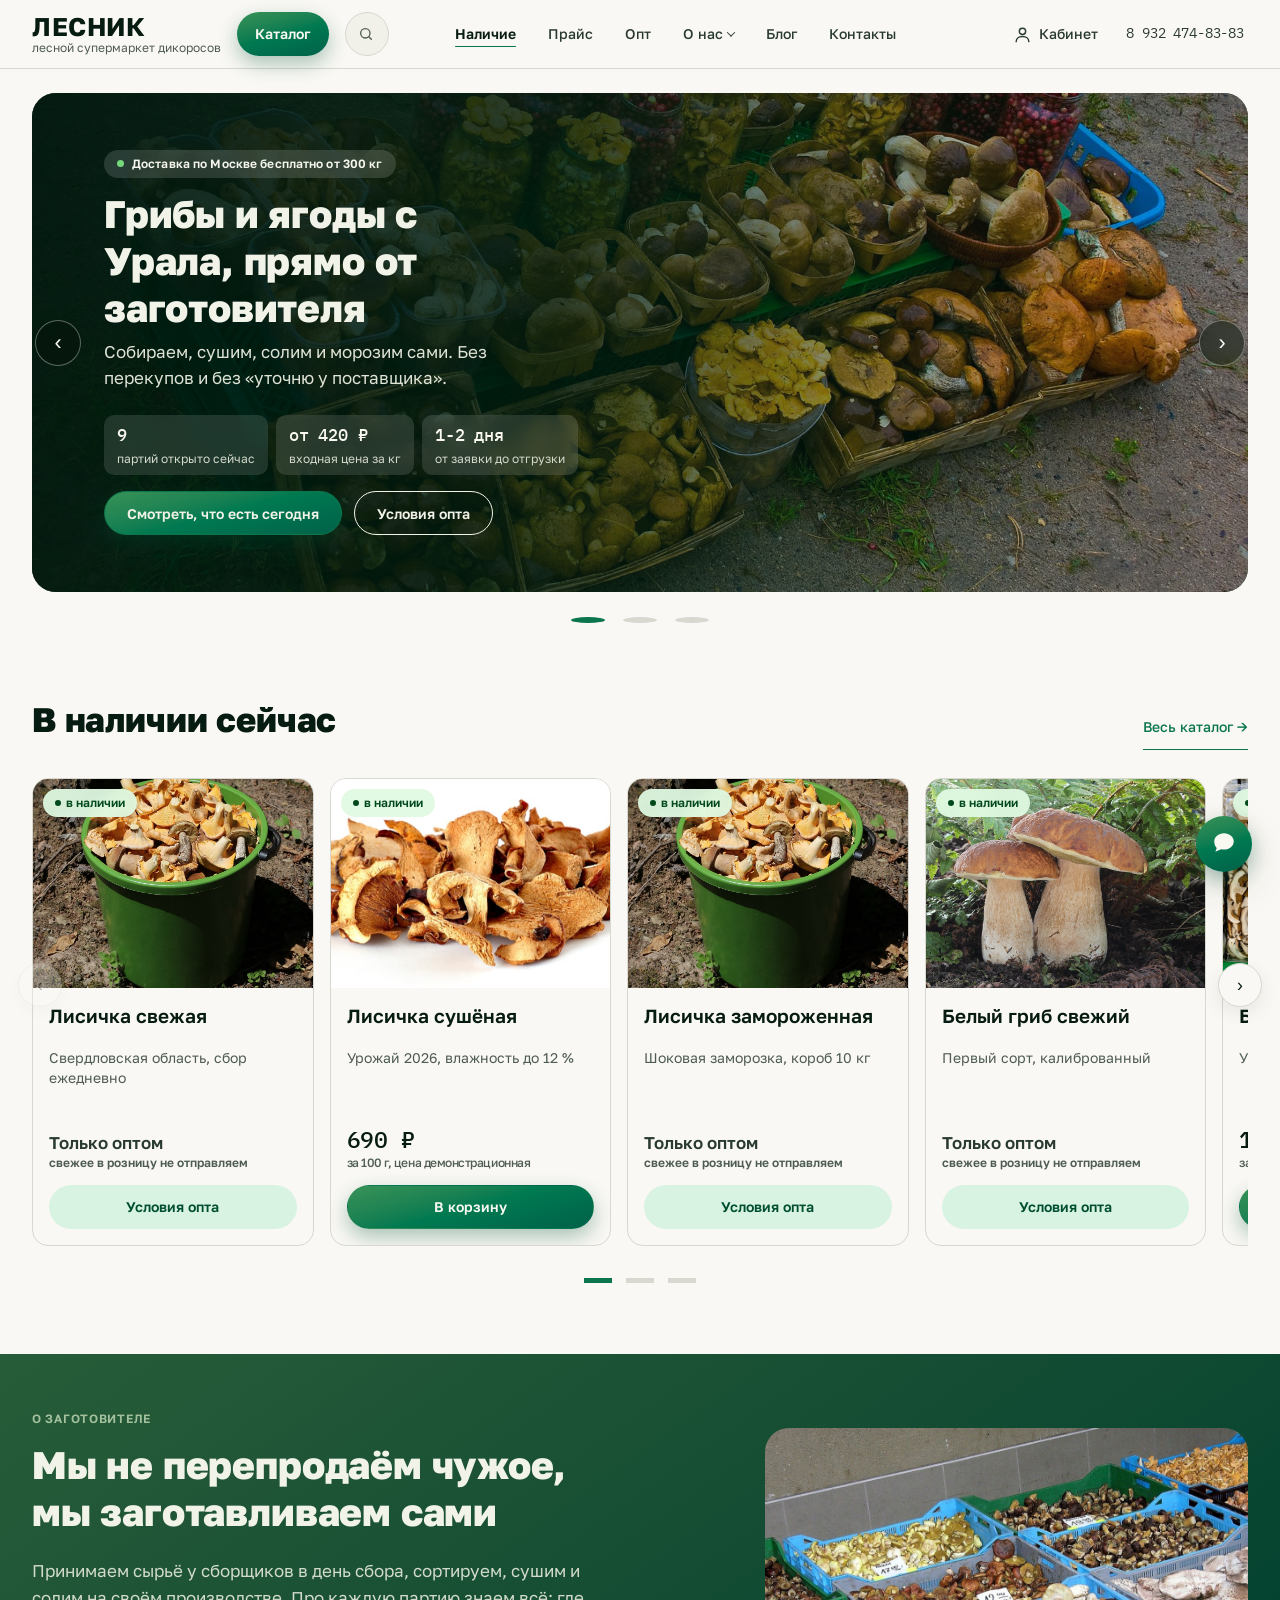
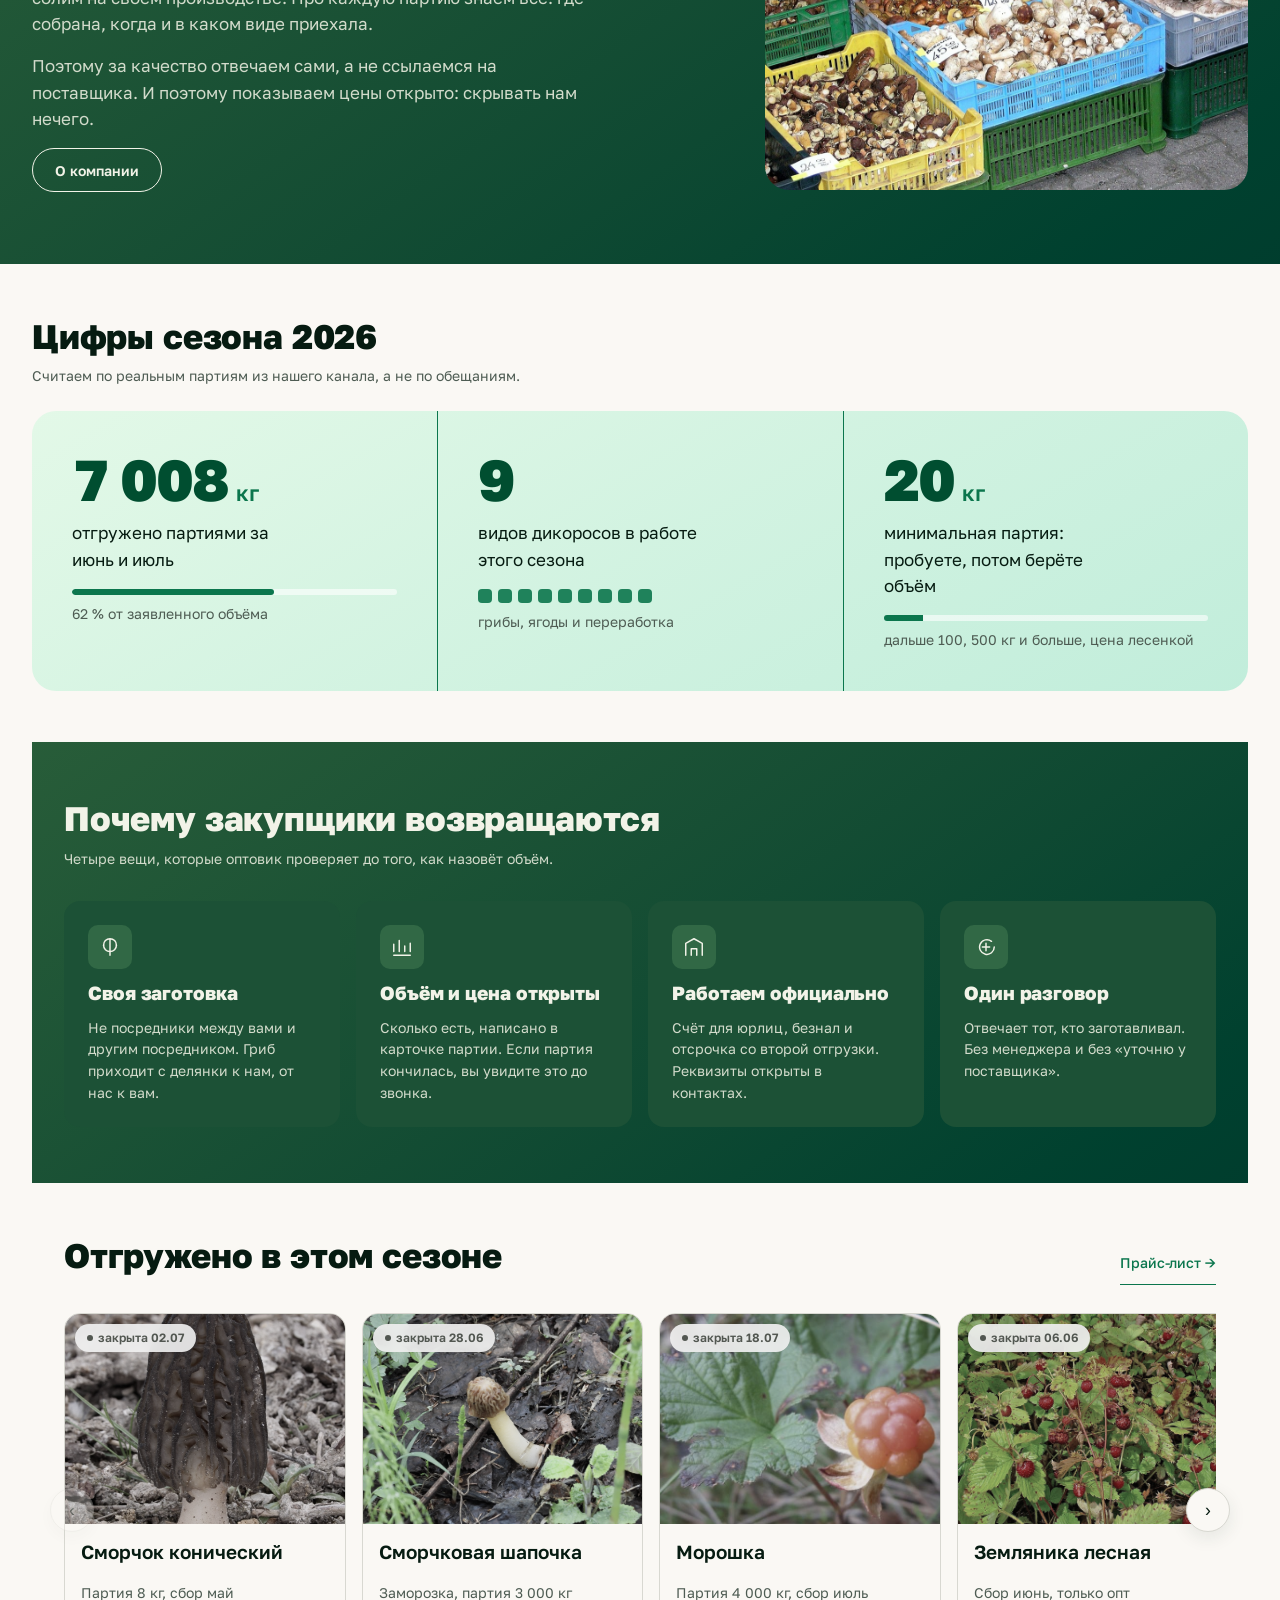
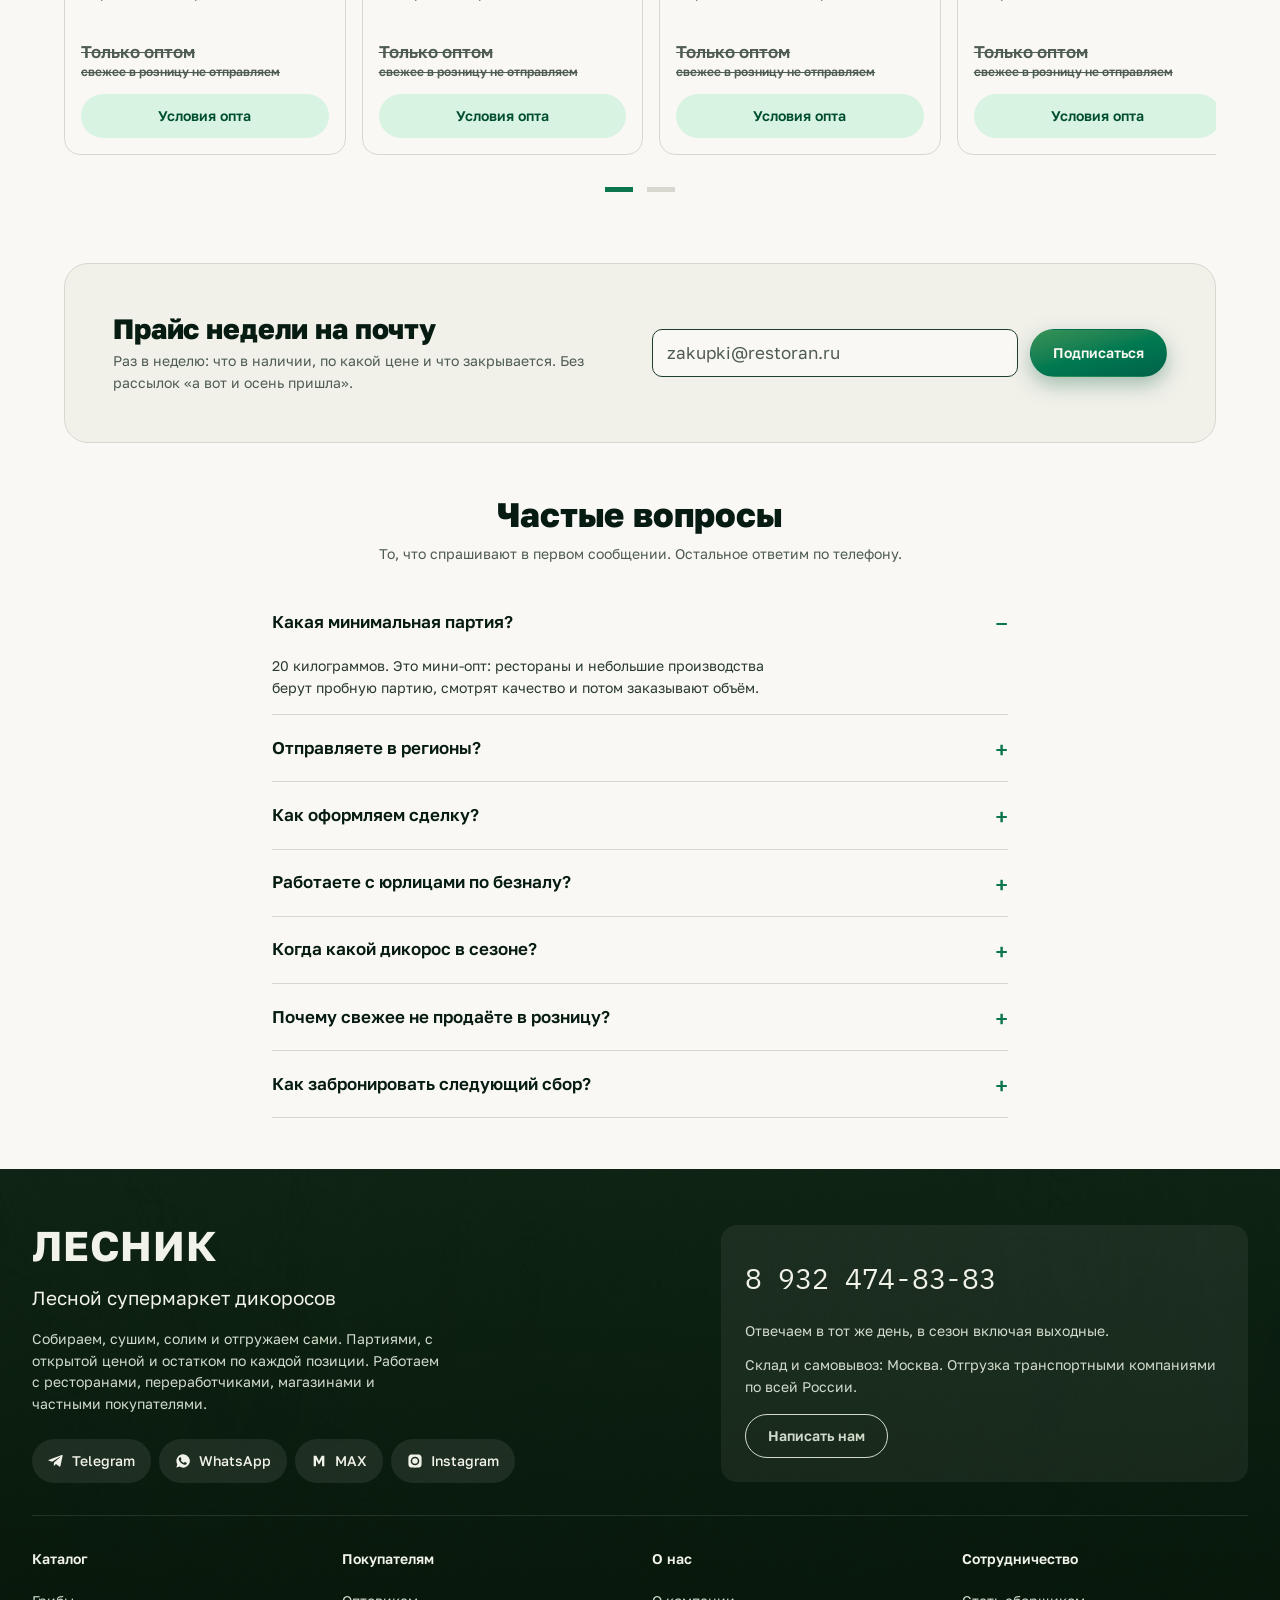
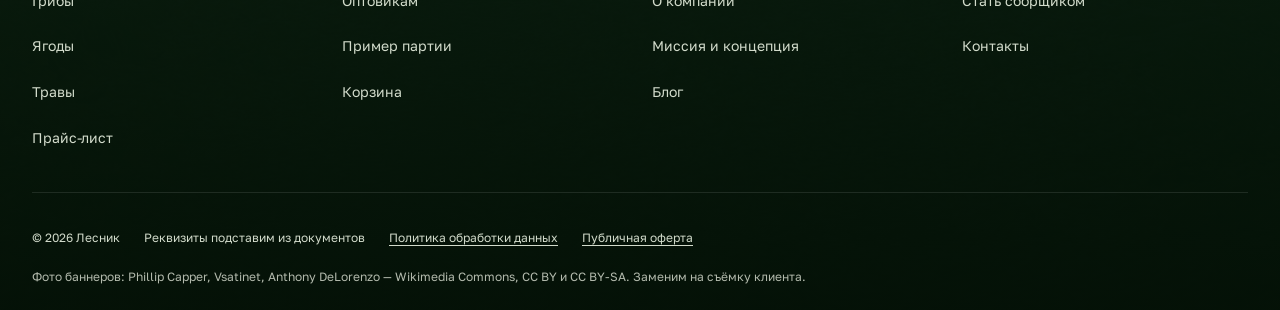
<file: index.html>
<!doctype html>
<html lang="ru">
<head>
<meta charset="utf-8">
<meta name="viewport" content="width=device-width, initial-scale=1, viewport-fit=cover">
<title>Лесник, лесной супермаркет дикоросов (прототип)</title>
<meta name="description" content="Прототип интернет-магазина дикоросов: витрина партий, живой прайс, опт и розница.">
<!-- Тестовый стенд. На Бегете статику отдаёт nginx мимо .htaccess,
     поэтому заголовок X-Robots-Tag не срабатывает — закрываем метой.
     Перед боевым запуском строку убрать. -->
<meta name="robots" content="noindex, nofollow">
<link rel="preconnect" href="https://fonts.googleapis.com">
<link rel="preconnect" href="https://fonts.gstatic.com" crossorigin>
<link href="https://fonts.googleapis.com/css2?family=Golos+Text:wght@400;500;600;700;800&family=IBM+Plex+Mono:wght@400;500&display=swap" rel="stylesheet">
<link rel="stylesheet" href="app.css">
<script src="https://telegram.org/js/telegram-web-app.js"></script>
<script src="seed.js"></script>
<script src="store.js"></script>
</head>
<body>

<a class="sr-only" href="#main">К содержимому</a>

<!-- ══════════════════ ШАПКА ══════════════════ -->
<header class="mast">
  <div class="wrap mast__in">
    <a class="mast__brandbox" href="#/" style="text-decoration:none">
      <span class="mast__word">ЛЕСНИК</span>
      <span class="mast__descr">лесной супермаркет дикоросов</span>
    </a>
    <a class="catbtn" href="#/catalog">Каталог</a>

    <div class="search" id="search">
      <form class="search__form" id="searchForm" role="search">
        <span class="search__ico" aria-hidden="true">
          <svg width="16" height="16" viewBox="0 0 24 24" fill="none" stroke="currentColor" stroke-width="2" stroke-linecap="round"><circle cx="11" cy="11" r="7"/><path d="M20 20l-3.5-3.5"/></svg>
        </span>
        <input type="search" id="searchInput" placeholder=""
               aria-label="Поиск по каталогу"
               data-ph-open="Например: лисичка сушёная в мешках или ягода в заморозке"
               autocomplete="off">
        <button class="search__go" type="submit">Найти</button>
        <button class="search__x" type="button" id="searchClose" aria-label="Закрыть поиск">
          <svg width="18" height="18" viewBox="0 0 24 24" fill="none" stroke="currentColor" stroke-width="2" stroke-linecap="round"><path d="M6 6l12 12M18 6L6 18"/></svg>
        </button>
        <div class="search__drop" id="searchDrop" role="region" aria-label="Подсказки поиска" hidden></div>
      </form>
    </div>

    <nav class="mast__nav" aria-label="Основная навигация">
      <a href="#/">Наличие</a>
      <a href="#/price">Прайс</a>
      <a href="#/opt">Опт</a>
      <details class="drop" id="dropAbout">
        <summary class="drop__btn">О нас</summary>
        <div class="drop__menu">
          <a href="#/about">О компании<small>Кто мы и как заготавливаем</small></a>
          <a href="#/mission">Миссия и концепция<small>Во что мы верим</small></a>
          <a href="#/pickers">Сборщикам<small>Заработок от 120 000 ₽ в месяц</small></a>
          <a href="#/eco">Экотуризм<small>Выезд за грибами вместе с нами</small></a>
        </div>
      </details>
      <a class="navm" href="#/about">О компании</a>
      <a class="navm" href="#/eco">Экотуризм</a>
      <a class="navm" href="#/mission">Миссия</a>
      <a class="navm" href="#/pickers">Сборщикам</a>
      <a href="#/blog">Блог</a>
      <a href="#/contacts">Контакты</a>
    </nav>

    <div class="mast__tools">
      <a class="mast__lk" href="#/lk" id="lkLink" aria-label="Кабинет оптового покупателя">
        <svg width="19" height="19" viewBox="0 0 24 24" fill="none" stroke="currentColor" stroke-width="1.8" stroke-linecap="round" stroke-linejoin="round"><circle cx="12" cy="8" r="4"/><path d="M4 21c0-4 3.6-6.5 8-6.5s8 2.5 8 6.5"/></svg>
        <span class="mast__lk__t" id="lkLabel">Кабинет</span>
      </a>
      <a class="mast__phone" href="tel:+79324748383">8 932 474-83-83</a>
      <a class="mast__call" href="tel:+79324748383" aria-label="Позвонить">
        <svg width="19" height="19" viewBox="0 0 24 24" fill="none" stroke="currentColor" stroke-width="2" stroke-linecap="round" stroke-linejoin="round"><path d="M22 16.9v3a2 2 0 0 1-2.2 2 19.8 19.8 0 0 1-8.6-3.1 19.5 19.5 0 0 1-6-6A19.8 19.8 0 0 1 2.1 4.2 2 2 0 0 1 4.1 2h3a2 2 0 0 1 2 1.7c.13.96.36 1.9.7 2.8a2 2 0 0 1-.45 2.1L8.1 9.9a16 16 0 0 0 6 6l1.3-1.25a2 2 0 0 1 2.1-.45c.9.34 1.84.57 2.8.7A2 2 0 0 1 22 16.9z"/></svg>
      </a>
      <a href="#/cart" class="cartlink" id="cartlink" hidden>Корзина <span id="cartcount" class="num">0</span></a>
    </div>
  </div>
</header>

<main id="main">

<!-- ══════════════════ ГЛАВНАЯ ══════════════════ -->
<section class="screen" data-route="/" aria-label="Наличие">
  <div class="wrap">

    <div class="hero">
      <div class="hero__frame">

        <!-- 1 · предложение: чем мы отличаемся, с живыми цифрами -->
        <div class="hero__slide hero__slide--offer is-on" data-slide="0">
          <img src="img/hero-market.jpg" alt="Ящики и лотки с белыми, лисичками и маслятами" fetchpriority="high">
          <div class="hero__veil"></div>
          <div class="hero__copy">
            <span class="hero__chip"><i class="live"></i><span data-text="heroPromo">Доставка по Москве бесплатно от 300 кг</span></span>
            <h1 data-text="heroTitle">Грибы и ягоды с Урала, прямо от заготовителя</h1>
            <p class="hero__lede">Собираем, сушим, солим и морозим сами. Без перекупов и без «уточню у поставщика».</p>
            <ul class="hero__proof">
              <li><b id="heroLive">—</b><span>партий открыто сейчас</span></li>
              <li><b id="heroFrom">—</b><span>входная цена за кг</span></li>
              <li><b>1-2 дня</b><span>от заявки до отгрузки</span></li>
            </ul>
            <div class="hero__cta">
              <a class="btn btn--solid" href="#/catalog">Смотреть, что есть сегодня</a>
              <a class="btn" href="#/opt">Условия опта</a>
            </div>
          </div>
        </div>

        <!-- 2 · дефицит: доказываем оборотом закрытых партий -->
        <div class="hero__slide hero__slide--scarce" data-slide="1">
          <img src="img/hero-season.jpg" alt="Морошка в котелке на белом ягеле" loading="lazy">
          <div class="hero__veil"></div>
          <div class="hero__copy">
            <span class="hero__chip hero__chip--warn">Сезонные партии уходят целиком</span>
            <h2>Сморчок разобрали за два дня</h2>
            <p class="hero__lede">Редкие сборы не доживают до конца недели. Кто ждал, тот не успел.</p>
            <ul class="hero__closed" id="heroClosed"></ul>
            <div class="hero__cta">
              <a class="btn btn--solid" href="#/opt">Забронировать следующий сбор</a>
            </div>
          </div>
        </div>

        <!-- 3 · сборщики: заработок как главный герой -->
        <div class="hero__slide hero__slide--work" data-slide="2">
          <img src="img/hero-work.jpg" alt="Рука сборщика снимает бруснику с куста" loading="lazy">
          <div class="hero__veil"></div>
          <div class="hero__copy">
            <span class="hero__chip">Работа на сезон</span>
            <p class="hero__big"><b>от 120 000 ₽</b><span>в месяц в сезон сбора</span></p>
            <h2>Ищем сборщиков в команду</h2>
            <p class="hero__lede">Оплачиваем проезд и проживание, платим зарплату. Опыт не нужен, учим на месте.</p>
            <div class="hero__cta">
              <a class="btn btn--solid" href="#/pickers">Стать сборщиком</a>
            </div>
          </div>
        </div>

      </div>
      <div class="hero__pager">
        <button class="hero__nav hero__nav--prev" type="button" data-hero="-1" aria-label="Предыдущий баннер"><span>‹</span></button>
        <div class="hero__dots" role="group" aria-label="Слайды">
          <button type="button" data-dot="0" aria-pressed="true" aria-label="Слайд 1"></button>
          <button type="button" data-dot="1" aria-pressed="false" aria-label="Слайд 2"></button>
          <button type="button" data-dot="2" aria-pressed="false" aria-label="Слайд 3"></button>
        </div>
        <button class="hero__nav hero__nav--next" type="button" data-hero="1" aria-label="Следующий баннер"><span>›</span></button>
      </div>
    </div>

    <div class="shead" data-reveal>
      <h2>В наличии сейчас</h2>
      <a class="tlink" href="#/catalog">Весь каталог →</a>
    </div>
    <div class="rail" data-rail-box data-reveal>
      <ul class="rail__track" id="homeLive"></ul>
      <button class="rail__nav rail__nav--prev" type="button" data-rail="-1" aria-label="Назад">‹</button>
      <button class="rail__nav rail__nav--next" type="button" data-rail="1" aria-label="Вперёд">›</button>
      <div class="rail__dots" role="group" aria-label="Страницы"></div>
    </div>
  </div>

  <div class="statement">
    <div class="wrap statement__in">
      <div data-reveal>
        <p class="eyebrow">О заготовителе</p>
        <h2>Мы не перепродаём чужое, мы заготавливаем сами</h2>
        <p>Принимаем сырьё у сборщиков в день сбора, сортируем, сушим и солим на своём производстве. Про каждую партию знаем всё: где собрана, когда и в каком виде приехала.</p>
        <p>Поэтому за качество отвечаем сами, а не ссылаемся на поставщика. И поэтому показываем цены открыто: скрывать нам нечего.</p>
        <p><a class="btn" href="#/about">О компании</a></p>
      </div>
      <div class="statement__shot" data-reveal>
        <img src="img/priemka.jpg" alt="Ящики со свежими грибами на приёмке, у каждой партии свой ценник" loading="lazy">
      </div>
    </div>
  </div>

  <div class="wrap">
    <div class="shead shead--stack" data-reveal>
      <h2>Цифры сезона 2026</h2>
      <p>Считаем по реальным партиям из нашего канала, а не по обещаниям.</p>
    </div>

    <div class="figures" data-reveal>
      <div class="summary">
        <div class="summary__cell">
          <span class="summary__val"><span data-count="7008">0</span><small>кг</small></span>
          <p class="summary__cap">отгружено партиями за июнь и июль</p>
          <div class="summary__bar" data-bar="62"><i></i></div>
          <p class="summary__note">62 % от заявленного объёма</p>
        </div>

        <div class="summary__cell">
          <span class="summary__val"><span data-count="9">0</span></span>
          <p class="summary__cap">видов дикоросов в работе этого сезона</p>
          <ul class="summary__marks" aria-hidden="true">
            <li></li><li></li><li></li><li></li><li></li><li></li><li></li><li></li><li></li>
          </ul>
          <p class="summary__note">грибы, ягоды и переработка</p>
        </div>

        <div class="summary__cell">
          <span class="summary__val"><span data-count="20">0</span><small>кг</small></span>
          <p class="summary__cap">минимальная партия: пробуете, потом берёте объём</p>
          <div class="summary__scale" aria-hidden="true"><i></i></div>
          <p class="summary__note">дальше 100, 500 кг и больше, цена лесенкой</p>
        </div>
      </div>
    </div>

  <div class="darkpanel">
    <div class="wrap darkpanel__in">
      <div class="darkpanel__head" data-reveal>
        <h2>Почему закупщики возвращаются</h2>
        <p>Четыре вещи, которые оптовик проверяет до того, как назовёт объём.</p>
      </div>
      <div class="tiles" data-reveal>
        <div class="tile">
          <span class="tile__ico" aria-hidden="true"><svg viewBox="0 0 24 24"><path d="M12 3v18M5 10c0-4 3-7 7-7M19 10c0-4-3-7-7-7"/><path d="M5 10c0 4 3 7 7 7s7-3 7-7"/></svg></span>
          <h3>Своя заготовка</h3>
          <p>Не посредники между вами и другим посредником. Гриб приходит с делянки к нам, от нас к вам.</p>
        </div>
        <div class="tile">
          <span class="tile__ico" aria-hidden="true"><svg viewBox="0 0 24 24"><path d="M3 17V9M9 17V5M15 17v-6M21 17v-9"/><path d="M3 21h18"/></svg></span>
          <h3>Объём и цена открыты</h3>
          <p>Сколько есть, написано в карточке партии. Если партия кончилась, вы увидите это до звонка.</p>
        </div>
        <div class="tile">
          <span class="tile__ico" aria-hidden="true"><svg viewBox="0 0 24 24"><path d="M3 21V8l9-5 9 5v13"/><path d="M9 21v-7h6v7"/></svg></span>
          <h3>Работаем официально</h3>
          <p>Счёт для юрлиц, безнал и отсрочка со второй отгрузки. Реквизиты открыты в контактах.</p>
        </div>
        <div class="tile">
          <span class="tile__ico" aria-hidden="true"><svg viewBox="0 0 24 24"><path d="M21 12a8 8 0 1 1-3-6.2"/><path d="M8 12h8M12 8v8"/></svg></span>
          <h3>Один разговор</h3>
          <p>Отвечает тот, кто заготавливал. Без менеджера и без «уточню у поставщика».</p>
        </div>
      </div>
    </div>
  </div>

  <div class="wrap">
    <div class="shead" data-reveal>
      <h2>Отгружено в этом сезоне</h2>
      <a class="tlink" href="#/price">Прайс-лист →</a>
    </div>
    <div class="rail" data-rail-box data-reveal>
      <ul class="rail__track" id="homeClosed"></ul>
      <button class="rail__nav rail__nav--prev" type="button" data-rail="-1" aria-label="Назад">‹</button>
      <button class="rail__nav rail__nav--next" type="button" data-rail="1" aria-label="Вперёд">›</button>
      <div class="rail__dots" role="group" aria-label="Страницы"></div>
    </div>
    <div class="subscribe" data-reveal>
      <div>
        <h2>Прайс недели на почту</h2>
        <p>Раз в неделю: что в наличии, по какой цене и что закрывается. Без рассылок «а вот и осень пришла».</p>
      </div>
      <form data-form="sub" novalidate>
        <label class="field"><span class="sr-only">Почта</span><input name="mail" type="email" placeholder="zakupki@restoran.ru" required><em class="err">Проверьте адрес почты</em></label>
        <button class="btn btn--solid" type="submit">Подписаться</button>
      </form>
    </div>

    <div class="shead shead--center" data-reveal>
      <h2>Частые вопросы</h2>
      <p>То, что спрашивают в первом сообщении. Остальное ответим по телефону.</p>
    </div>
    <div class="faq" data-reveal>
      <details open>
        <summary>Какая минимальная партия?</summary>
        <p>20 килограммов. Это мини-опт: рестораны и небольшие производства берут пробную партию, смотрят качество и потом заказывают объём.</p>
      </details>
      <details>
        <summary>Отправляете в регионы?</summary>
        <p>Да, транспортной компанией. Сушёное и замороженное едет в любой регион. Свежую лисичку тоже возим: она не червивеет и переносит двое суток дороги.</p>
      </details>
      <details>
        <summary>Как оформляем сделку?</summary>
        <p>Работаем по счёту с юрлицами и за наличные с частными покупателями. Реквизиты открыты в контактах, счёт выставляем в день заявки, отсрочка обсуждается со второй отгрузки.</p>
      </details>
      <details>
        <summary>Работаете с юрлицами по безналу?</summary>
        <p>Да. Счёт выставляем в день заявки, отсрочка обсуждается со второй отгрузки. Наличные и карта тоже работают.</p>
      </details>
      <details>
        <summary>Когда какой дикорос в сезоне?</summary>
        <p>Сморчок в апреле и мае, земляника в июне, лисичка с июня по сентябрь, морошка в июле, белый гриб с июля по октябрь, клюква и брусника в сентябре и октябре. Вне сезона отгружаем из сушки и заморозки.</p>
      </details>
      <details>
        <summary>Почему свежее не продаёте в розницу?</summary>
        <p>Свежий гриб живёт трое суток и не переживёт доставку до квартиры. В розницу продаём сушёное, замороженное и солёное: оно доезжает в том виде, за который мы отвечаем.</p>
      </details>
      <details>
        <summary>Как забронировать следующий сбор?</summary>
        <p>Зимой фиксируем объём и цену на весенние и летние партии. Вы называете объём, мы цену, и партия едет к вам, а не в общий доступ.</p>
      </details>
    </div>
  </div>
</section>

<!-- ══════════════════ КАТАЛОГ ══════════════════ -->
<section class="screen" data-route="/catalog" aria-label="Каталог">
  <div class="wrap">
    <div class="inv">
      <h1>Каталог дикоросов</h1>
      <div class="inv__meta">
        <span>Грибы, ягоды и травы</span>
        <span>Свежие, замороженные, сушёные, солёные</span>
      </div>
    </div>

    <div class="catalog" style="margin-top:var(--space-xl)">
      <aside class="catnav" id="catnav">
        <button class="catnav__toggle" type="button" data-catnav-toggle>Категории</button>
        <!-- список строится из данных админки: названия и состав категорий правятся там -->
        <ul class="catnav__list" id="catnavList"></ul>
      </aside>

      <div>
        <div class="filterbar">
          <!-- быстрые наборы: один тап вместо трёх переключений -->
          <div class="presets" role="group" aria-label="Быстрый выбор">
            <button type="button" data-preset="fresh">Свежее</button>
            <button type="button" data-preset="keep">Долгого хранения</button>
            <button type="button" data-preset="retail">Есть в рознице</button>
            <button type="button" data-preset="mini">Мини-опт от 20 кг</button>
          </div>

          <div class="filterbar__row">
            <button class="fbtn" type="button" id="filtersOpen">
              <svg width="16" height="16" viewBox="0 0 24 24" fill="none" stroke="currentColor" stroke-width="2" stroke-linecap="round"><path d="M4 6h16M7 12h10M10 18h4"/></svg>
              Фильтры<span class="fbtn__n" id="filtersN" hidden>0</span>
            </button>

            <div class="filters" role="group" aria-label="Фильтры">
              <label class="switchpill">
                <input type="checkbox" id="showClosed">
                <span>Показывать закрытые</span>
              </label>
              <div class="drop drop--sort" id="sortDrop">
                <button class="drop__btn" type="button" id="sortBtn" aria-expanded="false">
                  <span id="sortLabel">По наличию</span>
                </button>
                <div class="drop__menu" id="sortMenu" hidden>
                  <button type="button" data-sort="default">По наличию</button>
                  <button type="button" data-sort="price">По цене</button>
                  <button type="button" data-sort="date">По дате сбора</button>
                </div>
              </div>
            </div>

            <p class="counter" id="catCounter"></p>
          </div>

          <div class="chips" id="chips"></div>
        </div>

        <!-- шторка фильтров: на телефоне всё уходит сюда -->
        <div class="fsheet" id="fsheet" hidden>
          <div class="fsheet__box" role="dialog" aria-modal="true" aria-label="Фильтры">
            <div class="fsheet__grip"></div>
            <div class="fsheet__head">
              <h2>Фильтры</h2>
              <button class="btn btn--sm" type="button" data-fsheet-close>Закрыть</button>
            </div>

            <div class="fgroup">
              <p class="fgroup__t">Минимальный объём</p>
              <div class="fopts">
                <button type="button" data-filter="vol" data-value="mini">От 20 кг</button>
                <button type="button" data-filter="vol" data-value="big">От 500 кг</button>
              </div>
            </div>

            <div class="fgroup">
              <p class="fgroup__t">Регион сбора</p>
              <div class="fopts" id="fRegions"></div>
            </div>

            <div class="fgroup">
              <p class="fgroup__t">Ещё</p>
              <div class="fopts">
                <button type="button" data-filter="retail" data-value="yes">Есть в рознице</button>
                <button type="button" data-filter="avail" data-value="all">Показывать закрытые</button>
              </div>
            </div>

            <div class="fsheet__foot">
              <button class="btn" type="button" data-reset-filters>Сбросить</button>
              <button class="btn btn--solid" type="button" data-fsheet-close id="fsheetApply">Показать</button>
            </div>
          </div>
        </div>

        <ul class="lots" id="catGrid"></ul>
        <div class="empty" id="catEmpty" hidden></div>
      </div>
    </div>
  </div>
</section>

<!-- ══════════════════ КАРТОЧКА ПАРТИИ (рендерится из данных) ══════════════════ -->
<section class="screen" data-route="/lot" aria-label="Партия">
  <div class="wrap" id="lotPage"></div>
</section>

<!-- ══════════════════ ОПТ ══════════════════ -->
<section class="screen" data-route="/opt" aria-label="Оптовикам">
  <div class="wrap">
    <div class="inv">
      <h1>Оптом от 20 килограммов, счёт в тот же день</h1>
      <div class="inv__meta"><span>Мини-опт от 20 кг</span><span>Опт от 500 кг</span><span>Контракт на сезон обсуждается отдельно</span></div>
    </div>

    <div class="shead shead--stack">
      <h2>Кому мы отгружаем</h2>
      <p>У каждого сегмента свой минимальный объём, своя тара и свои условия отгрузки.</p>
    </div>
    <div class="trust">
      <div><b>Рестораны и шефы</b>свежий гриб и ягода в сезон, доставка по Москве в день сбора, от 20 кг</div>
      <div><b>Переработчики</b>крупный объём одной фракции: заморозка, сушка, соление в бочках, от 500 кг</div>
      <div><b>Магазины и сети</b>сушёное и мороженое под фасовку, стабильный объём круглый год</div>
      <div><b>Экспорт</b>сушёный белый и лисичка, объём, тара и сроки обсуждаются индивидуально</div>
    </div>

    <div class="shead shead--stack">
      <h2>Как проходит сделка</h2>
      <p>Три действия от заявки до машины. Без предоплаты за знакомство.</p>
    </div>
    <ol class="steps">
      <li><b>Смотрите партию</b><p>Объём, фракция, регион и дата сбора в карточке. Цена лесенкой от объёма, без «напишите в директ».</p></li>
      <li><b>Бронируете объём</b><p>Заявка приходит напрямую, отвечаем в тот же день. Выставляем счёт или работаем за наличные.</p></li>
      <li><b>Забираете</b><p>Самовывоз со склада, доставка по Москве или отправка транспортной компанией в регион.</p></li>
    </ol>

    <div class="shead shead--stack">
      <h2>Условия</h2>
      <p>То, что закупщик всё равно спросит в первом же сообщении.</p>
    </div>
    <div class="split">
      <dl class="dl">
        <dt>Минимальная партия</dt><dd>20 кг</dd>
        <dt>Оплата</dt><dd>нал, безнал, счёт для юрлиц</dd>
        <dt>Отсрочка</dt><dd>от второй отгрузки</dd>
        <dt>Самовывоз</dt><dd>склад в Москве</dd>
        <dt>Доставка по Москве</dt><dd>от 300 кг бесплатно</dd>
        <dt>Регионы</dt><dd>транспортной компанией</dd>
        <dt>Тара</dt><dd>ящик, мешок, бочка, вакуум</dd>
      </dl>
      <div class="formcard">
        <h3>Запрос цены на объём</h3>
        <form data-form="kp" novalidate>
          <label class="field"><span>Что интересует</span>
            <select name="item"><option>Лисичка свежая</option><option>Лисичка сушёная</option><option>Белый гриб свежий</option><option>Морошка</option><option>Клюква, брусника</option><option>Другое</option></select>
          </label>
          <label class="field"><span>Объём, кг</span><input name="qty" type="number" min="20" placeholder="500" required><em class="err">Минимальный объём 20 кг</em></label>
          <label class="field"><span>Город доставки</span><input name="city" placeholder="Москва" required><em class="err">Укажите город</em></label>
          <label class="field"><span>Телефон</span><input name="phone" type="tel" placeholder="+7" required><em class="err">Нужен телефон для связи</em></label>
          <button class="btn btn--solid btn--full" type="submit">Запросить цену</button>
        </form>
      </div>
    </div>

    <p class="note" style="margin-top:var(--space-2xl)">Бронь урожая следующего сезона: фиксируем объём и цену зимой, и вы не зависите от того, каким выйдет сбор. <a href="#/contacts">Обсудить контракт</a></p>
  </div>
</section>

<!-- ══════════════════ ПРАЙС ══════════════════ -->
<section class="screen" data-route="/price" aria-label="Прайс-лист">
  <div class="wrap">
    <div class="inv">
      <h1>Прайс-лист на <span id="priceDate">сегодня</span></h1>
      <div class="inv__meta"><span>Обновляется из админки</span><span>Цены без НДС</span><span>Актуален 7 дней</span></div>
    </div>

    <div class="pricegate" id="priceGate" hidden>
      <p><b>Оптовые цены открыты в кабинете.</b> Регистрация занимает минуту: подтверждаем вручную и открываем лесенку от объёма по всем партиям.</p>
      <a class="btn btn--solid" href="#/lk">Открыть доступ к опту</a>
    </div>

    <div style="display:flex;gap:var(--space-sm);flex-wrap:wrap;margin-block:var(--space-xl)">
      <button class="btn" type="button" data-demo="Прайс собран в PDF">Скачать PDF</button>
      <button class="btn" type="button" data-demo="Прайс собран в XLSX">Скачать XLSX</button>
      <button class="btn btn--solid" type="button" data-order="">Запросить цену</button>
    </div>

    <div class="scroller">
      <table class="sheet">
        <caption>Цена за кг на минимальном объёме. Дальше дешевле лесенкой, шаг виден в карточке партии.</caption>
        <thead><tr><th>Позиция</th><th>Состояние</th><th>В наличии</th><th>Цена за кг</th><th>Статус</th><th></th></tr></thead>
        <tbody id="priceRows"></tbody>
      </table>
    </div>

  </div>
</section>

<!-- ══════════════════ О КОМПАНИИ ══════════════════ -->
<section class="screen" data-route="/about" aria-label="О компании">
  <div class="wrap">
    <div class="pagehero">
      <img src="img/korzina.jpg" alt="Приёмка свежесобранных грибов">
      <div class="pagehero__veil"></div>
      <div class="pagehero__copy">
        <p class="eyebrow">О компании</p>
        <h1>Лесной супермаркет дикоросов</h1>
        <p>Собираем, сушим, солим и отгружаем сами. Без перекупов, без отдела продаж, без «уточню у поставщика».</p>
      </div>
    </div>

    <div class="split" style="margin-top:var(--space-2xl)">
      <div class="prose stack">
        <h2>Как это начиналось</h2>
        <p>Всё началось с обычного сбора для себя. Потом появились люди, которые просили привезти ещё, за ними рестораны, за ними переработчики. Так частный интерес превратился в заготовку: свои делянки, своя сушка, свои сборщики по регионам.</p>
        <p>Сегодня «Лесник» это лесной супермаркет дикоросов. Мы показываем работу изнутри: реальные цены, реальные объёмы и реальные ошибки, которые в этом деле совершают все. За этим и следят восемь тысяч человек в наших соцсетях.</p>

        <h2>Почему мы вообще этим занимаемся</h2>
        <p>Дикорос это единственный продукт, который никто не выращивал. Его не сеяли, не поливали и не удобряли: он просто вырос, и его нужно успеть взять. Отсюда всё остальное в этом деле, и хорошее, и плохое.</p>
        <p>Хорошее: продукт получается настоящим без всяких усилий по маркетингу. Плохое: сезон нельзя запланировать, партия конечна, а испортить её можно за один тёплый день в кузове. Поэтому в дикоросах так много посредников, тумана с ценами и обещаний «привезём, когда будет».</p>
        <p>Мы строим дело ровно наоборот: показываем конечность вместо того, чтобы её прятать. У каждой партии есть объём, дата и остаток. Кончилась, так и написано. Это неудобно для витрины, зато честно, и закупщик перестаёт гадать.</p>

        <h2>Что мы делаем</h2>
        <p>Принимаем сырьё у сборщиков в день сбора, сортируем и отбраковываем, сушим воздушной сушкой при 45 градусах, замораживаем шоковой заморозкой, солим в бочках. Отгружаем партиями со склада в Москве, отправляем транспортными компаниями в регионы.</p>
      </div>

      <div class="stack">
        <div class="formcard">
          <h3>Коротко о нас</h3>
          <dl class="dl">
            <dt>Чем занимаемся</dt><dd>заготовка дикоросов</dd>
            <dt>Регионы сбора</dt><dd>Урал, Северо-Запад</dd>
            <dt>Отгрузка</dt><dd>Москва, вся Россия</dd>
            <dt>Минимальная партия</dt><dd>20 кг</dd>
            <dt>Сезон</dt><dd>апрель — октябрь</dd>
            <dt>Вне сезона</dt><dd>сушка, заморозка, соление</dd>
          </dl>
          <p style="font-size:var(--text-sm);color:var(--color-muted);margin-top:var(--space-md)">Юридические реквизиты откроем в разделе «Контакты».</p>
        </div>
      </div>
    </div>

    <div class="shead shead--stack">
      <h2>География сбора</h2>
      <p>Сезон идёт волной с юга на север, и мы идём за ним.</p>
    </div>
    <ul class="timeline">
      <li><b>Урал</b><p>Свердловская область: основная база по лисичке и белому грибу. Ежедневная приёмка в сезон.</p></li>
      <li><b>Северо-Запад</b><p>Болотные ягоды: морошка, клюква, брусника. Сбор короткий, партии крупные.</p></li>
      <li><b>Средняя полоса</b><p>Ранний сморчок весной, земляника в июне. Небольшие объёмы, высокая цена.</p></li>
    </ul>

    <div class="shead shead--stack">
      <h2>Как это делается</h2>
      <p>Три передела между лесом и вашей машиной.</p>
    </div>
    <div class="cols">
      <figure class="figure"><img src="img/korzina.jpg" alt="Свежесобранные грибы в корзине" loading="lazy"><figcaption>Приёмка и сортировка в день сбора</figcaption></figure>
      <figure class="figure"><img src="img/sushenye.jpg" alt="Сушёные грибы" loading="lazy"><figcaption>Воздушная сушка при 45 градусах</figcaption></figure>
      <figure class="figure"><img src="img/belyi.jpg" alt="Белые грибы" loading="lazy"><figcaption>Калибровка и упаковка под заказчика</figcaption></figure>
    </div>

    <div class="shead shead--stack">
      <h2>Как мы отвечаем за качество</h2>
      <p>У нас нет отдела контроля: сырьё смотрит тот, кто его принимает, и он же отвечает за партию.</p>
    </div>
    <div class="principles">
      <div class="principle"><b>Отбраковка на приёмке</b><p>Мятое, подмоченное и перележавшее не берём у сборщика. Проще отказать на входе, чем разбираться с претензией.</p></div>
      <div class="principle"><b>Одна партия, один сбор</b><p>Не смешиваем сборы разных дней в одну партию: иначе половина будет свежей, а половина уже нет.</p></div>
      <div class="principle"><b>Замена без спора</b><p>Если партия пришла не такой, как в карточке, меняем или возвращаем деньги. Спорить с закупщиком дороже, чем заменить.</p></div>
    </div>

    <div class="subscribe">
      <div>
        <h2>Хотите работать с нами</h2>
        <p>Посмотрите, что открыто прямо сейчас, или напишите: подскажем по объёму и срокам.</p>
      </div>
      <div style="display:flex;gap:var(--space-sm);flex-wrap:wrap">
        <a class="btn btn--solid" href="#/catalog">Смотреть каталог</a>
        <a class="btn" href="#/contacts">Написать</a>
      </div>
    </div>
  </div>
</section>

<!-- ══════════════════ МИССИЯ ══════════════════ -->
<section class="screen" data-route="/mission" aria-label="Миссия и концепция">
  <div class="wrap">
    <div class="pagehero">
      <img src="img/doroga.jpg" alt="Дорога через осенний лес">
      <div class="pagehero__veil"></div>
      <div class="pagehero__copy">
        <p class="eyebrow">Миссия и концепция</p>
        <h1>Сделать честную торговлю дикоросами нормой</h1>
        <p>Лес не принадлежит никому и принадлежит всем. Мы хотим, чтобы деньги от него доходили до тех, кто ходит по нему ногами.</p>
      </div>
    </div>

    <div class="shead shead--stack" style="margin-top:var(--space-2xl)">
      <h2>Во что мы верим</h2>
      <p>Четыре принципа, по которым мы принимаем решения, даже когда это невыгодно.</p>
    </div>
    <div class="principles">
      <div class="principle">
        <b>Честная цена</b>
        <p>Мы публикуем цены открыто, в постах и на сайте. Покупатель должен видеть цифру до разговора, а не после трёх сообщений в директ.</p>
      </div>
      <div class="principle">
        <b>Прямая работа</b>
        <p>Между лесом и вашей машиной должно быть как можно меньше рук. Каждая лишняя пара рук это плюс к цене и минус к качеству.</p>
      </div>
      <div class="principle">
        <b>Уважение к сборщику</b>
        <p>Сборщик это не расходный материал, а основа дела. Мы платим в день сдачи, называем цену заранее и не занижаем её задним числом.</p>
      </div>
      <div class="principle">
        <b>Качество как обязательство</b>
        <p>Мы отвечаем за партию своим именем, потому что имя у нас одно. Мятое, подмоченное и перележавшее не берём и не продаём.</p>
      </div>
    </div>

    <div class="statement" style="margin-top:var(--space-2xl);border-radius:var(--radius-banner);overflow:hidden">
      <div class="wrap statement__in">
        <div>
          <p class="eyebrow">Чего мы не делаем</p>
          <h2>Отказы, которые стоят нам денег</h2>
          <p>Принципы видно не в том, что компания обещает, а в том, от чего она отказывается, когда никто не смотрит.</p>
        </div>
        <div class="stack">
          <div class="prose stack">
            <p><b>Не смешиваем сборы.</b> Партия это один заход в лес. Досыпать вчерашнее к сегодняшнему проще и выгоднее, но тогда мы перестаём знать, что продаём.</p>
            <p><b>Не берём чужое под своим именем.</b> Если своего объёма не хватает, мы говорим «нет», а не докупаем на базе и не выдаём за своё.</p>
            <p><b>Не торгуем «по запросу».</b> Цена есть или её нет. Прятать цифру, чтобы посмотреть на клиента и назвать свою, мы считаем неуважением.</p>
            <p><b>Не занижаем цену сборщику задним числом.</b> Сказали на приёмке, столько и платим, даже если к вечеру рынок просел.</p>
          </div>
        </div>
      </div>
    </div>

    <div class="split" style="margin-top:var(--space-2xl)">
      <div class="prose stack">
        <h2>Что значит «лесной супермаркет»</h2>
        <p>Супермаркет это место, где всё понятно: видно товар, видно цену, видно срок. С дикоросами обычно наоборот: цена по запросу, наличие по звонку, качество по обещанию.</p>
        <p>Мы переносим логику нормального магазина в промысел, где её никогда не было. Каждая партия имеет карточку с объёмом, датой сбора и регионом, а остаток виден прямо на странице. Закончилась, видно и это. Никакого «сейчас узнаю у поставщика».</p>

        <h2>Куда мы идём</h2>
        <p>Хотим построить сеть приёмных пунктов в лесных регионах, чтобы сборщику не нужно было везти сырьё за сотню километров. Хотим, чтобы сбор дикоросов стал нормальной сезонной работой с понятным доходом, а не подработкой на удачу.</p>
        <p>И хотим, чтобы российский дикорос перестал уезжать за границу безымянным сырьём и возвращаться к нам под чужой этикеткой втридорога.</p>
      </div>
      <div class="stack">
        <figure class="figure"><img src="img/sborshiki.jpg" alt="Сборщики в лесу" loading="lazy"><figcaption>Сезон делают люди: сборщики и приёмщики в регионах</figcaption></figure>
        <div class="formcard">
          <h3>Разделяете подход</h3>
          <p style="font-size:var(--text-sm)">Мы всегда ищем людей: сборщиков, приёмщиков, партнёров в регионах.</p>
          <a class="btn btn--solid btn--full" href="#/pickers">Стать сборщиком</a>
        </div>
      </div>
    </div>
  </div>
</section>

<!-- ══════════════════ СБОРЩИКАМ ══════════════════ -->
<!-- ══════════════════ ЭКОТУРИЗМ ══════════════════ -->
<section class="screen" data-route="/eco" aria-label="Экотуризм">
  <div class="wrap">
    <div class="pagehero">
      <img src="img/doroga.jpg" alt="Лесная дорога в сезон сбора" loading="lazy">
      <div class="pagehero__veil"></div>
      <div class="pagehero__copy">
        <p class="eyebrow">Экотуризм</p>
        <h1>В лес с теми, кто ходит в него на работу</h1>
        <p>Мы принимаем сырьё каждый день и знаем по сводкам сборщиков, где в этом году пошёл гриб. Берём с собой тех, кому надоело искать наугад.</p>
        <ul class="hero__facts">
          <li>Свои делянки, не общий лес</li>
          <li>Урал, Северо-Запад, средняя полоса</li>
          <li>Сбор забираете себе</li>
        </ul>
      </div>
    </div>

    <!-- почему мы, а не навигатор -->
    <div class="split split--wide" style="margin-top:var(--section-gap)">
      <div class="prose stack">
        <h2>Почему в знакомом лесу пусто</h2>
        <p>Обычная поездка выглядит так: человек едет в лес, где брал в прошлом году, обходит его по кругу и возвращается с половиной ведра. Грибы при этом есть. Просто они в двадцати километрах, на другой стороне вырубки, и пошли три дня назад.</p>
        <p>Гриб живёт неделями и двигается по области вслед за дождями. Угадать это из города нельзя, а объехать пол-Урала на выходных не выйдет.</p>
        <p>Мы это видим по приёмке: каждый день к нам приезжают сборщики из разных районов, и сразу понятно, где сейчас пошло, а где пусто. На эту же карту опираемся, когда выбираем место для группы.</p>
      </div>
      <figure class="figure figure--tall">
        <img src="img/priemka.jpg" alt="Ящики с грибами на приёмке, у каждой партии свой ценник" loading="lazy">
        <figcaption>Приёмка каждый день: отсюда и знаем, где что идёт</figcaption>
      </figure>
    </div>

    <!-- календарь сезона -->
    <div class="shead shead--stack" data-reveal style="margin-top:var(--section-gap)">
      <h2>Что и когда собираем</h2>
      <p>Сезон идёт волнами с конца апреля по октябрь. Это те же сборы, из которых потом получаются партии в каталоге.</p>
    </div>

    <ul class="months" data-reveal>
      <li class="month">
        <div class="month__shot"><img src="img/smorchok.jpg" alt="Сморчок конический" loading="lazy"></div>
        <div class="month__b">
          <span class="month__when">апрель, май</span>
          <b>Сморчок</b>
          <p>Ранний гриб, растёт три-четыре недели в году. Самый короткий и самый азартный выезд сезона.</p>
          <span class="month__where">средняя полоса</span>
        </div>
      </li>
      <li class="month">
        <div class="month__shot"><img src="img/zemlyanika.jpg" alt="Лесная земляника" loading="lazy"></div>
        <div class="month__b">
          <span class="month__when">июнь</span>
          <b>Земляника</b>
          <p>Ягода на вырубках и опушках. Собирается медленно, зато и в магазине такой не бывает.</p>
          <span class="month__where">средняя полоса</span>
        </div>
      </li>
      <li class="month">
        <div class="month__shot"><img src="img/lisichka.jpg" alt="Лисички в ведре" loading="lazy"></div>
        <div class="month__b">
          <span class="month__when">июль, август</span>
          <b>Лисичка, белый, морошка</b>
          <p>Разгар сезона. Лисичка не червивеет и прощает новичкам ошибки, белый попадается реже и ценится дороже.</p>
          <span class="month__where">Урал, Северо-Запад</span>
        </div>
      </li>
      <li class="month">
        <div class="month__shot"><img src="img/solenya.jpg" alt="Солёные грузди" loading="lazy"></div>
        <div class="month__b">
          <span class="month__when">август</span>
          <b>Груздь</b>
          <p>Растёт семьями: нашёл одного, садись и разгребай подстилку вокруг. Дома идёт в засолку.</p>
          <span class="month__where">Урал</span>
        </div>
      </li>
      <li class="month">
        <div class="month__shot"><img src="img/klukva.jpg" alt="Клюква на болоте" loading="lazy"></div>
        <div class="month__b">
          <span class="month__when">сентябрь, октябрь</span>
          <b>Клюква, брусника</b>
          <p>Болотный выезд, самый спокойный: ягоду видно издалека, заблудиться негде. Нужны сапоги.</p>
          <span class="month__where">Северо-Запад</span>
        </div>
      </li>
    </ul>

    <p class="months__note">Те же дикоросы, уже собранные и разобранные, лежат в <a class="tlink" href="#/catalog">каталоге</a>. Если ехать некогда, можно просто купить.</p>

    <!-- как проходит день -->
    <div class="shead shead--stack" data-reveal style="margin-top:var(--section-gap)">
      <h2>Как проходит день</h2>
      <p>Один выезд, от сбора у машин до разбора добычи.</p>
    </div>

    <ol class="daylist" data-reveal>
      <li>
        <span class="daylist__t">За неделю</span>
        <div>
          <b>Смотрим, что пошло</b>
          <p>По сводкам с приёмки понятно, какой гриб и ягода идут и в каком районе. Если не идёт ничего, честно переносим: везти людей в пустой лес мы не будем.</p>
        </div>
      </li>
      <li>
        <span class="daylist__t">Накануне</span>
        <div>
          <b>Подбираем место</b>
          <p>Выбираем делянку под конкретную группу: чтобы дошла обычная машина, чтобы не было болота там, где идут дети, и чтобы гриб был не только вдоль дороги.</p>
        </div>
      </li>
      <li>
        <span class="daylist__t">Утром</span>
        <div>
          <b>Показываем лес</b>
          <p>Что берём и что оставляем, как срезать, чтобы грибница осталась жива, и как отличить съедобное от того, что на него похоже. Из леса никто не уходит один.</p>
        </div>
      </li>
      <li>
        <span class="daylist__t">К вечеру</span>
        <div>
          <b>Разбираем сбор</b>
          <p>На месте сортируем: что съесть на этой неделе, что сушить, что солить, что морозить. Показываем, как это делаем мы на производстве. Свой сбор забираете с собой.</p>
        </div>
      </li>
    </ol>

    <!-- что взять -->
    <div class="shead shead--stack" data-reveal style="margin-top:var(--section-gap)">
      <h2>Что взять с собой</h2>
      <p>Ничего специального: всё это есть дома или стоит копейки.</p>
    </div>
    <div class="pfacts pfacts--4" data-reveal>
      <div><b>Корзина или ведро</b><span>Не пакет: в пакете гриб преет за час и приезжает домой кашей</span></div>
      <div><b>Нож</b><span>Любой складной, лишь бы резал. Гриб срезаем, а не выкручиваем</span></div>
      <div><b>Сапоги и дождевик</b><span>В лесу сыро даже в сухую погоду, а на болоте тем более</span></div>
      <div><b>Вода и перекус</b><span>Выезд на весь световой день, магазинов по дороге нет</span></div>
    </div>

    <!-- запись -->
    <section class="pband" id="ecoForm" style="margin-top:var(--section-gap)">
      <div class="pband__head">
        <h2>Собираем первую группу</h2>
        <p class="pband__lede">Направление новое: набираем людей на ближайший выезд. Оставьте контакт, напишем дату, место и условия, как только группа соберётся.</p>
        <ul class="pband__facts">
          <li>Опыт не нужен, показываем всё на месте</li>
          <li>Дети идут со взрослыми, маршрут выбираем под них</li>
          <li>Если сезон не пошёл, переносим и предупреждаем заранее</li>
        </ul>
      </div>
      <form class="buyform" data-form="eco" novalidate>
        <label class="field"><span>Сколько человек</span>
          <input name="people" type="number" inputmode="numeric" min="1" placeholder="4" required>
          <em class="err">Укажите, сколько вас</em></label>
        <label class="field"><span>Телефон</span>
          <input name="phone" type="tel" placeholder="+7" required>
          <em class="err">Нужен телефон для связи</em></label>
        <label class="field"><span>Когда удобно</span>
          <select name="when"><option>В ближайшие выходные</option><option>В этом месяце</option><option>В следующем сезоне</option></select>
        </label>
        <button class="btn btn--solid btn--lg" type="submit">Записаться в группу</button>
      </form>
    </section>
  </div>
</section>

<section class="screen" data-route="/pickers" aria-label="Сборщикам">
  <div class="wrap">
    <div class="pagehero">
      <img src="img/sborshiki.jpg" alt="Сборщики дикоросов в лесу">
      <div class="pagehero__veil"></div>
      <div class="pagehero__copy">
        <p class="eyebrow">Работа в команде «Лесника»</p>
        <h1>Собирай, зарабатывай, путешествуй по стране</h1>
        <p>Оплачиваем проезд и проживание, платим зарплату. Заработок в сезон от 120 000 ₽ в месяц.</p>
        <p><a class="btn btn--solid" href="#pickerForm">Оставить заявку</a></p>
      </div>
    </div>

    <div class="payout">
      <div class="payout__big">от 120 000 ₽<small>в месяц в сезон</small></div>
      <div>
        <p><strong>Это не подработка на удачу.</strong> Мы платим зарплату, а не только за сданное сырьё, и берём на себя дорогу и жильё. Ваша задача — собирать и сдавать чистый продукт, всё остальное организуем мы.</p>
        <p style="margin-bottom:0">Точный доход зависит от вида дикороса, урожайности и вашего темпа. Условия по каждому сезону обсуждаем на входе, без сюрпризов задним числом.</p>
      </div>
    </div>

    <div class="shead shead--stack">
      <h2>Что мы берём на себя</h2>
      <p>Вам не нужны свои деньги на старте и своя машина.</p>
    </div>
    <div class="perks">
      <div class="perk">
        <span class="perk__ico" aria-hidden="true"><svg viewBox="0 0 24 24"><path d="M4 17h16M6 17V9l3-4h6l3 4v8"/><circle cx="8" cy="19" r="2"/><circle cx="16" cy="19" r="2"/></svg></span>
        <div><b>Проезд</b><p>Оплачиваем дорогу до места сбора и обратно. Организуем заброску на делянки.</p></div>
      </div>
      <div class="perk">
        <span class="perk__ico" aria-hidden="true"><svg viewBox="0 0 24 24"><path d="M3 11l9-7 9 7"/><path d="M5 10v10h14V10"/><path d="M10 20v-6h4v6"/></svg></span>
        <div><b>Проживание</b><p>Жильё на весь период сбора. Не палатка в поле, а нормальные условия для отдыха.</p></div>
      </div>
      <div class="perk">
        <span class="perk__ico" aria-hidden="true"><svg viewBox="0 0 24 24"><path d="M12 2v20"/><path d="M17 6H9.5a3.5 3.5 0 0 0 0 7h5a3.5 3.5 0 0 1 0 7H6"/></svg></span>
        <div><b>Зарплата</b><p>Фиксированная часть плюс оплата за сданное сырьё. Расчёт в день сдачи, без задержек.</p></div>
      </div>
      <div class="perk">
        <span class="perk__ico" aria-hidden="true"><svg viewBox="0 0 24 24"><path d="M12 3l2.5 5.5L20 9l-4 4 1 6-5-2.5L7 19l1-6-4-4 5.5-.5z"/></svg></span>
        <div><b>Обучение</b><p>Новичка ставим в пару с опытным. Покажем места, виды, правила сбора и приёмки.</p></div>
      </div>
      <div class="perk">
        <span class="perk__ico" aria-hidden="true"><svg viewBox="0 0 24 24"><path d="M4 7h16v13H4z"/><path d="M4 7l3-4h10l3 4"/><path d="M9 12h6"/></svg></span>
        <div><b>Тара и инвентарь</b><p>Вёдра, ящики, короба даём мы. Своё покупать не нужно.</p></div>
      </div>
      <div class="perk">
        <span class="perk__ico" aria-hidden="true"><svg viewBox="0 0 24 24"><circle cx="12" cy="10" r="3"/><path d="M12 2a8 8 0 0 0-8 8c0 5.5 8 12 8 12s8-6.5 8-12a8 8 0 0 0-8-8z"/></svg></span>
        <div><b>Смена регионов</b><p>Сезон идёт по стране: весной юг, летом Урал, осенью север. Ездим за урожаем вместе.</p></div>
      </div>
    </div>

    <div class="shead shead--stack">
      <h2>Кому это подходит</h2>
      <p>Опыт не обязателен, желание работать в лесу обязательно.</p>
    </div>
    <div class="principles">
      <div class="principle"><b>Жителям лесных регионов</b><p>Вы уже знаете свои места. Мы даём цену, тару и гарантию, что сырьё заберут.</p></div>
      <div class="principle"><b>Тем, кто готов ездить</b><p>Сезон длится с апреля по октябрь и переходит из региона в регион. Дорога и жильё за наш счёт.</p></div>
      <div class="principle"><b>Студентам на каникулах</b><p>Три летних месяца в лесу дают заработок, который сложно найти без опыта и диплома.</p></div>
    </div>

    <div class="shead shead--stack">
      <h2>Как устроен сезон</h2>
      <p>Календарь по видам: понятно, когда и куда едем.</p>
    </div>
    <ul class="timeline">
      <li><b>Апрель, май</b><p>Сморчок. Средняя полоса. Объёмы небольшие, цена самая высокая в году.</p></li>
      <li><b>Июнь</b><p>Земляника и первая лисичка. Урал. Начало основного сезона.</p></li>
      <li><b>Июль</b><p>Морошка на Северо-Западе, лисичка и первый белый на Урале. Пик нагрузки и заработка.</p></li>
      <li><b>Август, сентябрь</b><p>Белый гриб и лисичка. Основной вал, работаем в две смены.</p></li>
      <li><b>Сентябрь, октябрь</b><p>Клюква и брусника на болотах. Финал сезона, крупные партии ягоды.</p></li>
    </ul>

    <div class="shead shead--stack">
      <h2>Что мы просим взамен</h2>
      <p>Правила простые, но без них партия не состоится.</p>
    </div>
    <div class="principles">
      <div class="principle"><b>Чистое сырьё</b><p>Гриб без земли и хвои, ягода без листа. Мусор в партии это отбраковка и потеря денег для всех.</p></div>
      <div class="principle"><b>Правила сбора</b><p>Не рвём с корнем, не вытаптываем грибницу, не берём молодняк и перезревшее. Лес должен родить и на следующий год.</p></div>
      <div class="principle"><b>Ответственность за объём</b><p>Договорились на объём — сдаём объём. От этого зависит партия, которую мы обещали закупщику.</p></div>
    </div>

    <div class="shead shead--stack">
      <h2>Как начать</h2>
      <p>Три шага от заявки до первой сдачи.</p>
    </div>
    <ol class="steps">
      <li><b>Оставляете заявку</b><p>Имя, телефон, регион и есть ли опыт. Перезваниваем в течение дня.</p></li>
      <li><b>Обсуждаем условия</b><p>Рассказываем про сезон, цены приёма, дорогу и жильё. Отвечаем на все вопросы до выезда.</p></li>
      <li><b>Выезжаете на сбор</b><p>Встречаем, размещаем, выдаём тару и ставим в пару с опытным сборщиком.</p></li>
    </ol>

    <div class="shead shead--center">
      <h2>Вопросы сборщиков</h2>
      <p>То, что спрашивают чаще всего перед первым сезоном.</p>
    </div>
    <div class="faq">
      <details open>
        <summary>Нужен ли опыт сбора?</summary>
        <p>Нет. Новичка ставим в пару с опытным сборщиком: он покажет места, виды и как правильно резать, чтобы не портить грибницу. Через неделю вы работаете самостоятельно.</p>
      </details>
      <details>
        <summary>Как считается заработок?</summary>
        <p>Фиксированная часть плюс оплата за сданное сырьё по объёму и качеству. Цену приёма называем заранее, до выезда, и не меняем задним числом.</p>
      </details>
      <details>
        <summary>Правда оплачиваете дорогу и жильё?</summary>
        <p>Да, это часть условий. Мы заинтересованы, чтобы человек доехал и работал, а не тратил первую зарплату на билеты и съём.</p>
      </details>
      <details>
        <summary>Можно приехать не на весь сезон?</summary>
        <p>Можно. Многие приезжают на месяц или на конкретный сбор: морошка в июле, клюква осенью. Обсуждаем сроки на входе.</p>
      </details>
      <details>
        <summary>Что брать с собой?</summary>
        <p>Личные вещи, одежду по погоде и сапоги. Вёдра, ящики и короба выдаём мы.</p>
      </details>
    </div>

    <div class="subscribe" id="pickerForm">
      <div>
        <h2>Оставить заявку</h2>
        <p>Перезвоним в течение дня, расскажем про ближайший сбор и условия. Ни к чему не обязывает.</p>
      </div>
      <div class="formcard">
        <form data-form="picker" novalidate>
          <label class="field"><span>Имя</span><input name="name" placeholder="Как к вам обращаться" required><em class="err">Укажите имя</em></label>
          <label class="field"><span>Телефон</span><input name="phone" type="tel" placeholder="+7" required><em class="err">Нужен телефон для связи</em></label>
          <label class="field"><span>Регион</span><input name="region" placeholder="Откуда вы" required><em class="err">Укажите регион</em></label>
          <label class="field"><span>Опыт сбора</span>
            <select name="exp">
              <option>Опыта нет, хочу научиться</option>
              <option>Собираю для себя</option>
              <option>Есть опыт сдачи сырья</option>
            </select>
          </label>
          <button class="btn btn--solid btn--full" type="submit">Отправить заявку</button>
        </form>
      </div>
    </div>
  </div>
</section>

<!-- ══════════════════ БЛОГ ══════════════════ -->
<section class="screen" data-route="/blog" aria-label="Блог">
  <div class="wrap">
    <div class="inv">
      <h1>Блог: цены, качество, изнанка сезона</h1>
      <div class="inv__meta"><span>Тот же материал, что в Instagram и Telegram, но он живёт вечно и его находит поиск</span></div>
    </div>

    <div id="blogHero" style="margin-top:var(--space-xl)"></div>

    <div class="btabs" role="group" aria-label="Рубрики">
      <button type="button" data-tab="all" aria-pressed="true">Все</button>
      <button type="button" data-tab="Цены" aria-pressed="false">Цены</button>
      <button type="button" data-tab="Качество" aria-pressed="false">Качество</button>
      <button type="button" data-tab="Рынок" aria-pressed="false">Рынок</button>
      <button type="button" data-tab="Изнанка сезона" aria-pressed="false">Изнанка сезона</button>
    </div>

    <ul class="blog" id="blogGrid"></ul>

    <div class="subscribe">
      <div>
        <h2>Прайс недели на почту</h2>
        <p>Раз в неделю: что в наличии, по какой цене и что закрывается.</p>
      </div>
      <form data-form="sub2" novalidate>
        <label class="field"><span class="sr-only">Почта</span><input name="mail" type="email" placeholder="zakupki@restoran.ru" required><em class="err">Проверьте адрес почты</em></label>
        <button class="btn btn--solid" type="submit">Подписаться</button>
      </form>
    </div>
  </div>
</section>

<!-- ── статья 1 ── -->
<section class="screen" data-route="/blog/lisichka-price" aria-label="Статья">
  <div class="wrap">
    <p class="crumbs"><a href="#/">Главная</a> → <a href="#/blog">Блог</a> → Сколько стоит лисичка</p>
    <div class="articlewrap">
    <article class="article">
      <div class="article__cover"><img src="img/lisichka.jpg" alt="Ведро свежих лисичек"></div>
      <h1>Сколько на самом деле стоит килограмм лисички</h1>
      <p class="article__meta">6 августа 2026 · Цены · 4 минуты чтения</p>

      <p>Каждый сезон в комментариях повторяется один и тот же спор. Один человек говорит, что берёт лисичку у бабушки на трассе почти даром. Второй показывает ценник из супермаркета и не верит своим глазам. Оба правы: это не один и тот же товар и не одна и та же цена.</p>

      <h2 id="a1-1">Четыре цены одного гриба</h2>
      <p>Между лесом и прилавком гриб проходит несколько рук, и на каждой к нему прибавляется не жадность, а работа:</p>
      <ul>
        <li><strong>Цена сборщика.</strong> То, что человек получает на пункте приёма за ведро, принесённое из леса.</li>
        <li><strong>Цена заготовителя.</strong> Наша. Сюда уже входят транспорт, сортировка, отбраковка, холод и потери.</li>
        <li><strong>Цена базы.</strong> Оптовик, который держит склад в городе и разбивает партию на мелкие.</li>
        <li><strong>Цена полки.</strong> Магазин добавляет фасовку, наценку, списание непроданного и аренду.</li>
      </ul>
      <p>Разница между первой и последней цифрой бывает кратной. Это не значит, что кто-то кого-то обманывает. Это значит, что вы покупаете разный объём работы.</p>

      <blockquote><p>Дешёвая лисичка на трассе означает не выгодную сделку, а отсутствие сортировки, холода и ответственности за партию.</p></blockquote>

      <h2 id="a1-2">Почему цена скачет внутри сезона</h2>
      <p>Дикорос не выращивают, его находят. Прошёл дождь в нужную неделю, гриб пошёл стеной, цена валится. Стояла жара, сборщики возвращаются с пустыми вёдрами, и та же лисичка стоит вдвое дороже через семь дней.</p>
      <p>Поэтому прайс на дикоросы живёт неделю, а не квартал. Любой, кто называет цену «на сезон» в июне, либо заложил в неё риск с запасом, либо потом переиграет.</p>

      <h2 id="a1-3">Что спрашивать, чтобы сравнивать честно</h2>
      <p>Прежде чем сравнивать два предложения, уточните три вещи: состояние, объём партии и кто именно продаёт, заготовитель или перекуп. Без этих трёх цифр сравнение бессмысленно.</p>
      <div class="article__end"><a class="btn btn--solid" href="#/catalog">Посмотреть, что открыто сейчас</a></div>
    </article>
    <aside class="aside" data-aside></aside>
    </div>
  </div>
</section>

<!-- ── статья 2 ── -->
<section class="screen" data-route="/blog/dry-ratio" aria-label="Статья">
  <div class="wrap">
    <p class="crumbs"><a href="#/">Главная</a> → <a href="#/blog">Блог</a> → Десять к одному</p>
    <div class="articlewrap">
    <article class="article">
      <div class="article__cover"><img src="img/sushenye.jpg" alt="Сушёные лесные грибы"></div>
      <h1>Десять к одному: экономика сушёного гриба</h1>
      <p class="article__meta">14 июля 2026 · Цены · 3 минуты чтения</p>

      <p>Самая частая ошибка новичка в закупке: сравнить цену свежего гриба с ценой сушёного и решить, что сушёный дороже в разы. Он действительно дороже в разы за килограмм. Но вы покупаете не килограмм, а концентрат.</p>

      <h2 id="a2-1">Куда девается вес</h2>
      <p>Свежий гриб состоит в основном из воды. При правильной сушке она уходит, и от исходного веса остаётся примерно десятая часть. Точное соотношение зависит от вида и от того, насколько мокрым гриб пришёл из леса, но порядок именно такой.</p>
      <p>Значит, чтобы сравнить два предложения честно, цену сушёного нужно делить примерно на десять. После пересчёта сушёный обычно оказывается не дороже, а иногда и выгоднее.</p>

      <h2 id="a2-2">Что вы получаете вместе с сушкой</h2>
      <ul>
        <li><strong>Срок хранения.</strong> Полтора года вместо нескольких дней.</li>
        <li><strong>Логистику.</strong> Мешок вместо рефрижератора.</li>
        <li><strong>Отсутствие сезона.</strong> Гриб есть в феврале, когда свежего нет ни у кого.</li>
        <li><strong>Концентрированный вкус.</strong> В блюде сушёный работает сильнее свежего.</li>
      </ul>

      <blockquote><p>Сушка не способ спасти лишний гриб, а отдельный продукт со своей экономикой.</p></blockquote>

      <h2 id="a2-3">Где на этом жульничают</h2>
      <p>Недосушенный гриб весит больше, и продавец получает деньги за воду. Влажность выше нормы на глаз не увидеть, но такой гриб слипается в мешке и через месяц плесневеет. Поэтому в спецификации влажность должна быть указана цифрой, а не словом «сухой».</p>
      <div class="article__end"><a class="btn btn--solid" href="#/lot">Посмотреть спецификацию партии</a></div>
    </article>
    <aside class="aside" data-aside></aside>
    </div>
  </div>
</section>

<!-- ── статья 3 ── -->
<section class="screen" data-route="/blog/quality" aria-label="Статья">
  <div class="wrap">
    <p class="crumbs"><a href="#/">Главная</a> → <a href="#/blog">Блог</a> → Качество сушёного гриба</p>
    <div class="articlewrap">
    <article class="article">
      <div class="article__cover"><img src="img/belyi.jpg" alt="Белые грибы"></div>
      <h1>Почему сушёный гриб бывает дешёвым и дорогим</h1>
      <p class="article__meta">22 июля 2026 · Качество · 4 минуты чтения</p>

      <p>Два мешка сушёной лисички могут отличаться по цене вдвое и выглядеть при этом почти одинаково. Разница видна, если знать, куда смотреть. Проверка занимает минуту и не требует лаборатории.</p>

      <h2 id="a3-1">Пять признаков</h2>
      <ul>
        <li><strong>Цвет.</strong> Правильно высушенная лисичка остаётся рыжей. Бурый оттенок означает сушку на высокой температуре.</li>
        <li><strong>Ломкость.</strong> Гриб должен ломаться с хрустом, а не гнуться. Гнётся, значит недосушен.</li>
        <li><strong>Запах.</strong> Сушёный гриб пахнет грибом. Кисловатый запах говорит, что сырьё лежало влажным.</li>
        <li><strong>Однородность.</strong> Вперемешку шляпка, крошка и ножки — партию собирали из остатков.</li>
        <li><strong>Мусор.</strong> Хвоя и песок в сушёном виде никуда не денутся.</li>
      </ul>

      <blockquote><p>Пересушенная крошка стоит дёшево не потому, что продавец добрый, а потому что это отход производства.</p></blockquote>

      <h2 id="a3-2">Что спросить у продавца</h2>
      <p>Где собрано и когда, одним ли сбором набрана партия, как сушили и при какой температуре. Продавец, который заготавливает сам, отвечает на это сразу. Перекуп начинает уточнять у поставщика, и это лучший индикатор из возможных.</p>

      <h2 id="a3-3">Как проверить перед крупной закупкой</h2>
      <p>Возьмите пробную партию в двадцать килограммов и посмотрите её у себя: как ведёт себя в мешке через две недели, сколько отхода, каким получается бульон. Это дешевле, чем разбираться с тонной, которая слиплась.</p>
      <div class="article__end"><a class="btn btn--solid" href="#/opt">Условия опта</a></div>
    </article>
    <aside class="aside" data-aside></aside>
    </div>
  </div>
</section>

<!-- ── статья 4 ── -->
<section class="screen" data-route="/blog/smorchok" aria-label="Статья">
  <div class="wrap">
    <p class="crumbs"><a href="#/">Главная</a> → <a href="#/blog">Блог</a> → Сморчок</p>
    <div class="articlewrap">
    <article class="article">
      <div class="article__cover"><img src="img/smorchok.jpg" alt="Сморчок конический"></div>
      <h1>Сморчок по десять тысяч за килограмм</h1>
      <p class="article__meta">2 июля 2026 · Рынок · 3 минуты чтения</p>

      <p>В начале июля мы выставили восемь килограммов конического сморчка по десять тысяч рублей за килограмм. Партия ушла. Каждый раз, когда мы публикуем такую цифру, приходит один и тот же вопрос: за что.</p>

      <h2 id="a4-1">Ответ в арифметике сезона</h2>
      <p>Сморчок растёт три-четыре недели в году, ранней весной, когда в лесу ещё сыро и холодно. Он не встречается коврами: за день ходьбы человек находит килограмм-полтора, и это хороший день.</p>
      <p>При этом спрос на него не сезонный. Шефы ставят сморчок в меню на весь весенний сет, а найти его негде: в отличие от лисички, вырастить или докупить у соседа не выйдет.</p>

      <blockquote><p>Цену на сморчок делает не наглость продавца, а тридцать дней в году и полтора килограмма за смену.</p></blockquote>

      <h2 id="a4-2">Почему такие вещи не лежат на складе</h2>
      <p>Партию в восемь килограммов невозможно «держать в наличии». Она уходит в первые дни тому, кто успел, а следующая появится только через год. Именно поэтому мы показываем и закрытые партии: чтобы к следующему сезону вы знали, когда занимать очередь.</p>

      <h2 id="a4-3">Что делать, если сморчок нужен</h2>
      <p>Договариваться заранее. Мы фиксируем бронь на весенний сбор зимой: вы называете объём, мы называем цену, и партия едет к вам, а не в общий доступ.</p>
      <div class="article__end"><a class="btn btn--solid" href="#/opt">Обсудить бронь следующего сезона</a></div>
    </article>
    <aside class="aside" data-aside></aside>
    </div>
  </div>
</section>

<!-- ══════════════════ КОРЗИНА ══════════════════ -->
<section class="screen" data-route="/cart" aria-label="Корзина">
  <div class="wrap">
    <div class="inv">
      <h1>Корзина</h1>
      <div class="inv__meta"><span id="cartMeta">Розница: сушёное, мороженое и солёное</span><span>Свежее в розницу не отправляем, не доедет</span></div>
    </div>
    <!-- и полное, и пустое состояние рисует renderCart: у них разная компоновка,
         и пустая правая колонка в вёрстке — ошибка, а не «просто скрытый блок» -->
    <div id="cartBody"></div>
  </div>
</section>

<!-- ══════════════════ КОНТАКТЫ ══════════════════ -->
<section class="screen" data-route="/contacts" aria-label="Контакты">
  <div class="wrap">
    <div class="inv">
      <h1>Связаться</h1>
      <div class="inv__meta"><span>Отвечаем в тот же день, включая выходные в сезон</span></div>
    </div>
    <div class="split" style="margin-top:var(--space-xl)">
      <div class="stack">
        <dl class="dl">
          <dt>Телефон и WhatsApp</dt><dd><a class="dl__link" href="tel:+79324748383">8 932 474-83-83</a> · <a class="dl__link" href="https://wa.me/79324748383" target="_blank" rel="noopener">написать в WhatsApp</a></dd>
          <dt>Telegram</dt><dd><a class="dl__link" href="https://t.me/lesnik_rf" target="_blank" rel="noopener">канал «Свежие грибы здесь»</a> <small>(ссылка тестовая, подставим точную)</small></dd>
          <dt>MAX</dt><dd>подключим, когда появится профиль</dd>
          <dt>Instagram</dt><dd><a class="dl__link" href="https://www.instagram.com/lesnik_rf" target="_blank" rel="noopener">@lesnik_rf</a></dd>
          <dt>Склад и самовывоз</dt><dd>Москва, адрес уточняется</dd>
          <dt>ИНН</dt><dd data-text="inn">подставим</dd>
          <dt>ОГРНИП</dt><dd data-text="ogrnip">подставим</dd>
          <dt>Расчётный счёт</dt><dd data-text="account">подставим</dd>
        </dl>
        <p style="font-size:var(--text-sm);color:var(--color-muted)">Реквизиты и адрес склада заполним данными клиента: в прототипе они намеренно пустые. Для юрлиц по этим данным выставляем счёт.</p>
      </div>
      <div class="formcard">
        <h2 class="formcard__h">Написать</h2>
        <form data-form="contact" novalidate>
          <label class="field"><span>Телефон</span><input name="phone" type="tel" placeholder="+7" required><em class="err">Нужен телефон для связи</em></label>
          <label class="field"><span>Вопрос</span><textarea name="msg" placeholder="Что нужно и в каком объёме" required></textarea><em class="err">Напишите пару слов</em></label>
          <button class="btn btn--solid btn--full" type="submit">Отправить</button>
        </form>
      </div>
    </div>
  </div>
</section>

<!-- ══════════════════ 404 ══════════════════ -->
<section class="screen" data-route="/404" aria-label="Страница не найдена">
  <div class="wrap">
    <div class="inv">
      <h1>Такой страницы нет</h1>
      <div class="inv__meta"><span>Адрес устарел или в нём опечатка</span></div>
    </div>
    <p style="max-width:52ch;margin-top:var(--space-lg)">Каталог, прайс и контакты на месте — начните с них, или найдите товар через поиск в шапке.</p>
    <p style="display:flex;gap:var(--space-sm);flex-wrap:wrap;margin-top:var(--space-md)">
      <a class="btn btn--solid" href="#/catalog">Каталог</a>
      <a class="btn" href="#/">На главную</a>
      <a class="btn" href="#/contacts">Контакты</a>
    </p>
  </div>
</section>

<!-- ══════════════════ АДМИНКА ══════════════════ -->
<!-- ══════════════════ КАБИНЕТ ОПТОВОГО ПОКУПАТЕЛЯ ══════════════════ -->
<section class="screen" data-route="/lk" aria-label="Кабинет оптового покупателя">
  <div class="wrap" id="lkPage"></div>
</section>

<section class="screen" data-route="/admin" aria-label="Админка">
  <div class="wrap">
    <div class="inv">
      <h1>Админка: цена меняется с телефона за десять секунд</h1>
      <div class="inv__meta"><span>Экран, который решает судьбу всего сайта</span></div>
    </div>

    <div class="split" style="margin-top:var(--space-xl)">
      <div class="prose stack">
        <p>Прайс на дикоросы живёт неделю. Если правка цены требует ноутбука и логина в панель, цена не поправится никогда, карточки протухнут, и сайт умрёт за месяц. Поэтому админка сделана под одну руку, стоя у машины.</p>
        <p>Меняете цену и остаток, и они меняются сразу в карточке партии, в общем прайсе, в PDF и в выгрузке для маркетплейсов. Один источник данных, никакого дублирования.</p>
        <p>Партия кончилась: одна кнопка. Карточка уходит в архив, но остаётся в поиске и продолжает приводить закупщиков на следующий сезон.</p>
        <p><a class="tlink" href="#/lot/lisichka-dry">Посмотреть, как это видит покупатель →</a></p>
      </div>

      <div class="phone">
        <p class="phone__label">Что внутри</p>
        <div class="phone__row"><span>Партии</span><span>цена, остаток, статус, фото</span></div>
        <div class="phone__row"><span>Категории</span><span>виды и состояния</span></div>
        <div class="phone__row"><span>Фото</span><span>снял на телефон и загрузил</span></div>
        <div class="phone__row"><span>Заявки</span><span>кто написал с сайта</span></div>
        <div class="phone__row"><span>История</span><span>откат любой правки</span></div>
        <div class="phone__row" style="gap:var(--space-xs)">
          <a class="btn btn--solid" href="admin/">Открыть админку</a>
        </div>
        <p style="font-size:var(--text-xs);color:var(--color-muted);margin:var(--space-sm) 0 0">Она рабочая: поменяйте цену и вернитесь на сайт.</p>
      </div>
    </div>
  </div>
</section>

</main>

<!-- ══════════════════ ПОДВАЛ ══════════════════ -->
<footer class="colophon">
  <img class="colophon__bg" src="img/doroga.jpg" alt="" aria-hidden="true" loading="lazy">
  <div class="colophon__scrim"></div>

  <div class="wrap">
    <div class="colophon__top">
      <div>
        <p class="colophon__word">ЛЕСНИК</p>
        <p class="colophon__slogan">Лесной супермаркет дикоросов</p>
        <p class="colophon__about">Собираем, сушим, солим и отгружаем сами. Партиями, с открытой ценой и остатком по каждой позиции. Работаем с ресторанами, переработчиками, магазинами и частными покупателями.</p>
        <div class="colophon__soc">
          <a href="https://t.me/lesnik_rf" target="_blank" rel="noopener"><svg viewBox="0 0 24 24"><path d="M21.9 4.3 18.7 19.4c-.2 1-.9 1.3-1.8.8l-4.9-3.6-2.4 2.3c-.3.3-.5.5-1 .5l.4-5 9.1-8.2c.4-.4-.1-.6-.6-.2L6.2 13.2 1.4 11.7c-1-.3-1-1 .2-1.5l19-7.3c.9-.3 1.6.2 1.3 1.4z"/></svg>Telegram</a>
          <a href="https://wa.me/79324748383" target="_blank" rel="noopener"><svg viewBox="0 0 24 24"><path d="M12 2a10 10 0 0 0-8.6 15l-1.3 4.7 4.8-1.3A10 10 0 1 0 12 2zm5.8 14.2c-.2.7-1.4 1.3-2 1.4-.5.1-1.2.1-1.9-.1-.4-.1-1-.4-1.8-.7-3-1.3-5-4.4-5.2-4.6-.1-.2-1.2-1.6-1.2-3s.7-2.1 1-2.4c.2-.3.6-.4.8-.4h.6c.2 0 .4 0 .6.5l.9 2.1c.1.2.1.4 0 .6l-.3.4-.4.5c-.1.1-.3.3-.1.6.2.3.8 1.3 1.7 2.1 1.2 1 2.2 1.4 2.5 1.5.3.1.5.1.6-.1l.9-1c.2-.2.4-.2.6-.1l2 1c.2.1.4.2.4.3.1.1.1.6-.1 1.4z"/></svg>WhatsApp</a>
          <a href="#/contacts"><svg viewBox="0 0 24 24"><path d="M4 4h4l4 8 4-8h4v16h-3.5V9.8L12.5 17h-1L7.5 9.8V20H4z"/></svg>MAX</a>
          <a href="https://www.instagram.com/lesnik_rf" target="_blank" rel="noopener"><svg viewBox="0 0 24 24"><path d="M12 2.2c3.2 0 3.6 0 4.9.1 1.2.1 1.8.2 2.2.4.6.2 1 .5 1.4.9.4.4.7.8.9 1.4.2.4.4 1 .4 2.2.1 1.3.1 1.7.1 4.9s0 3.6-.1 4.9c0 1.2-.2 1.8-.4 2.2-.2.6-.5 1-.9 1.4-.4.4-.8.7-1.4.9-.4.2-1 .4-2.2.4-1.3.1-1.7.1-4.9.1s-3.6 0-4.9-.1c-1.2 0-1.8-.2-2.2-.4-.6-.2-1-.5-1.4-.9-.4-.4-.7-.8-.9-1.4-.2-.4-.4-1-.4-2.2-.1-1.3-.1-1.7-.1-4.9s0-3.6.1-4.9c0-1.2.2-1.8.4-2.2.2-.6.5-1 .9-1.4.4-.4.8-.7 1.4-.9.4-.2 1-.4 2.2-.4C8.4 2.2 8.8 2.2 12 2.2zm0 3.3a6.5 6.5 0 1 0 0 13 6.5 6.5 0 0 0 0-13zm0 10.7a4.2 4.2 0 1 1 0-8.4 4.2 4.2 0 0 1 0 8.4zm6.8-10.9a1.5 1.5 0 1 1-3 0 1.5 1.5 0 0 1 3 0z"/></svg>Instagram</a>
        </div>
      </div>

      <div class="colophon__contact">
        <a class="colophon__tel" href="tel:+79324748383">8 932 474-83-83</a>
        <p>Отвечаем в тот же день, в сезон включая выходные.</p>
        <p>Склад и самовывоз: Москва. Отгрузка транспортными компаниями по всей России.</p>
        <p style="margin-top:var(--space-md)"><a class="btn" href="#/contacts" style="border-color:currentColor;color:inherit">Написать нам</a></p>
      </div>
    </div>

    <div class="colophon__grid">
      <div>
        <b>Каталог</b>
        <a href="#/catalog">Грибы</a>
        <a href="#/catalog">Ягоды</a>
        <a href="#/catalog">Травы</a>
        <a href="#/price">Прайс-лист</a>
      </div>
      <div>
        <b>Покупателям</b>
        <a href="#/opt">Оптовикам</a>
        <a href="#/lot">Пример партии</a>
        <a href="#/cart">Корзина</a>
      </div>
      <div>
        <b>О нас</b>
        <a href="#/about">О компании</a>
        <a href="#/mission">Миссия и концепция</a>
        <a href="#/blog">Блог</a>
      </div>
      <div>
        <b>Сотрудничество</b>
        <a href="#/pickers">Стать сборщиком</a>
        <a href="#/contacts">Контакты</a>
      </div>
    </div>

    <div class="colophon__legal">
      <span>© 2026 Лесник</span>
      <span>Реквизиты подставим из документов</span>
      <a href="#/contacts">Политика обработки данных</a>
      <a href="#/contacts">Публичная оферта</a>
      <span class="colophon__credit">Фото баннеров: Phillip Capper, Vsatinet, Anthony DeLorenzo — Wikimedia Commons, CC BY и CC BY-SA. Заменим на съёмку клиента.</span>
    </div>
  </div>

</footer>

<!-- ══════════════════ МУЛЬТИКНОПКА СВЯЗИ ══════════════════ -->
<!-- ══════════════════ МОДАЛКА ЗАКАЗА ══════════════════ -->
<div class="modal" id="orderModal" hidden>
  <div class="modal__box" role="dialog" aria-modal="true" aria-labelledby="orderTitle">
    <button class="modal__x" type="button" data-modal-close aria-label="Закрыть">
      <svg width="18" height="18" viewBox="0 0 24 24" fill="none" stroke="currentColor" stroke-width="2" stroke-linecap="round"><path d="M6 6l12 12M18 6L6 18"/></svg>
    </button>
    <div id="orderBody"></div>
  </div>
</div>

<div class="fab" id="fab">
  <div class="fab__list" id="fabList" hidden>
    <a class="fab__item" href="tel:+79324748383" data-fab-link>
      <span class="fab__ico fab__ico--tel"><svg viewBox="0 0 24 24"><path d="M22 16.9v3a2 2 0 0 1-2.2 2 19.8 19.8 0 0 1-8.6-3.1 19.5 19.5 0 0 1-6-6A19.8 19.8 0 0 1 2.1 4.2 2 2 0 0 1 4.1 2h3a2 2 0 0 1 2 1.7c.13.96.36 1.9.7 2.8a2 2 0 0 1-.45 2.1L8.1 9.9a16 16 0 0 0 6 6l1.3-1.25a2 2 0 0 1 2.1-.45c.9.34 1.84.57 2.8.7A2 2 0 0 1 22 16.9z"/></svg></span>
      <span><b>Позвонить</b><small>8 932 474-83-83, до 20:00</small></span>
    </a>
    <a class="fab__item" href="https://t.me/lesnik_rf" target="_blank" rel="noopener" data-fab-link>
      <span class="fab__ico fab__ico--tg"><svg viewBox="0 0 24 24"><path d="M21.9 4.3 18.7 19.4c-.2 1-.9 1.3-1.8.8l-4.9-3.6-2.4 2.3c-.3.3-.5.5-1 .5l.4-5 9.1-8.2c.4-.4-.1-.6-.6-.2L6.2 13.2 1.4 11.7c-1-.3-1-1 .2-1.5l19-7.3c.9-.3 1.6.2 1.3 1.4z"/></svg></span>
      <span><b>Telegram</b><small>отвечаем в течение часа</small></span>
    </a>
    <a class="fab__item" href="https://wa.me/79324748383" target="_blank" rel="noopener" data-fab-link>
      <span class="fab__ico fab__ico--wa"><svg viewBox="0 0 24 24"><path d="M12 2a10 10 0 0 0-8.6 15l-1.3 4.7 4.8-1.3A10 10 0 1 0 12 2zm5.8 14.2c-.2.7-1.4 1.3-2 1.4-.5.1-1.2.1-1.9-.1-.4-.1-1-.4-1.8-.7-3-1.3-5-4.4-5.2-4.6-.1-.2-1.2-1.6-1.2-3s.7-2.1 1-2.4c.2-.3.6-.4.8-.4h.6c.2 0 .4 0 .6.5l.9 2.1c.1.2.1.4 0 .6l-.3.4-.4.5c-.1.1-.3.3-.1.6.2.3.8 1.3 1.7 2.1 1.2 1 2.2 1.4 2.5 1.5.3.1.5.1.6-.1l.9-1c.2-.2.4-.2.6-.1l2 1c.2.1.4.2.4.3.1.1.1.6-.1 1.4z"/></svg></span>
      <span><b>WhatsApp</b><small>отвечаем в течение часа</small></span>
    </a>
    <a class="fab__item" href="#/contacts" data-fab-link>
      <span class="fab__ico fab__ico--max"><svg viewBox="0 0 24 24"><path d="M4 4h4l4 8 4-8h4v16h-3.5V9.8L12.5 17h-1L7.5 9.8V20H4z"/></svg></span>
      <span><b>MAX</b><small>отвечаем в течение часа</small></span>
    </a>
    <button class="fab__item" type="button" id="chatOpen">
      <span class="fab__ico fab__ico--chat"><svg viewBox="0 0 24 24"><path d="M12 3c5 0 9 3.4 9 7.5S17 18 12 18c-.9 0-1.8-.1-2.6-.3L4 20l1.3-3.4C3.9 15.2 3 13 3 10.5 3 6.4 7 3 12 3z"/></svg></span>
      <span><b>Чат с консультантом</b><small><i class="live"></i>отвечает сразу</small></span>
    </button>
  </div>

  <button class="fab__main" type="button" id="fabMain" aria-expanded="false" aria-label="Связаться с нами">
    <span class="fab__chatico"><svg viewBox="0 0 24 24"><path d="M12 3c5 0 9 3.4 9 7.5S17 18 12 18c-.9 0-1.8-.1-2.6-.3L4 20l1.3-3.4C3.9 15.2 3 13 3 10.5 3 6.4 7 3 12 3z"/></svg></span>
    <span class="fab__plus"><svg viewBox="0 0 24 24"><path d="M12 5v14M5 12h14" stroke="currentColor" stroke-width="2.2" stroke-linecap="round" fill="none"/></svg></span>
  </button>
</div>

<!-- окно чата -->
<div class="chat" id="chat" hidden role="dialog" aria-label="Чат с консультантом">
  <div class="chat__head" style="position:relative">
    <b>Консультант Лесника</b>
    <small>Отвечает цифровой помощник. Сложные вопросы передаём менеджеру.</small>
    <button class="chat__close" type="button" id="chatClose" aria-label="Закрыть чат">×</button>
  </div>
  <div class="chat__body" id="chatBody"></div>
  <div class="chat__chips" id="chatChips"></div>
  <div class="chat__foot">
    <input type="text" id="chatInput" placeholder="Спросите про товар или доставку" aria-label="Сообщение">
    <button class="chat__send" type="button" id="chatSend" aria-label="Отправить">→</button>
  </div>
  <p class="chat__note">Демонстрация в прототипе. <button type="button" id="chatHuman">Позвать живого человека</button></p>
</div>

<script src="app.js"></script>
<script src="tma.js"></script>
</body>
</html>
</file>
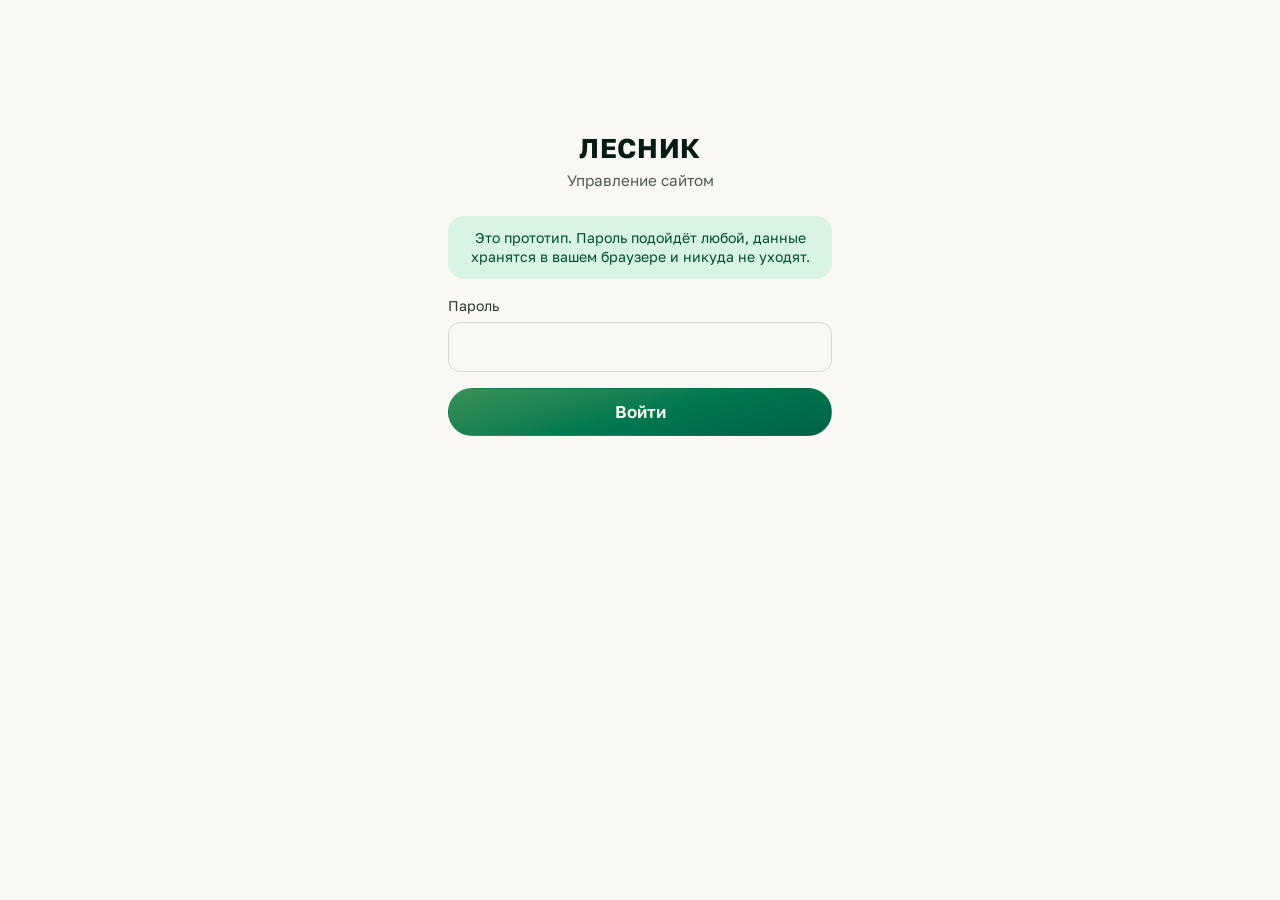
<file: admin/index.html>
<!doctype html>
<html lang="ru">
<head>
<meta charset="utf-8">
<meta name="viewport" content="width=device-width, initial-scale=1, viewport-fit=cover">
<meta name="robots" content="noindex">
<meta name="theme-color" content="#2f5d3f">
<title>Управление сайтом — Лесник</title>
<link rel="preconnect" href="https://fonts.googleapis.com">
<link rel="preconnect" href="https://fonts.gstatic.com" crossorigin>
<link href="https://fonts.googleapis.com/css2?family=Golos+Text:wght@400;500;600;700&family=IBM+Plex+Mono:wght@400;500&display=swap" rel="stylesheet">
<link rel="stylesheet" href="admin.css">
<script src="../seed.js"></script>
<script src="../store.js"></script>
</head>
<body>

<!-- ═════════ вход ═════════ -->
<section class="screen" id="scr-login" aria-label="Вход">
  <div class="wrap">
    <div class="login">
      <p class="login__word">ЛЕСНИК</p>
      <p class="login__sub">Управление сайтом</p>
      <div class="note note--info">Это прототип. Пароль подойдёт любой, данные хранятся в вашем браузере и никуда не уходят.</div>
      <form id="loginForm" novalidate>
        <input type="text" name="username" value="lesnik" autocomplete="username" class="sr-only" aria-hidden="true" tabindex="-1">
        <label class="field">
          <span>Пароль</span>
          <input type="password" name="pass" autocomplete="current-password" required>
          <em class="err">Введите пароль</em>
        </label>
        <button class="btn btn--solid btn--full" type="submit">Войти</button>
      </form>
    </div>
  </div>
</section>

<!-- ═════════ рабочая часть ═════════ -->
<div id="app" hidden>

  <header class="top">
    <div class="wrap top__in">
      <button class="top__back" type="button" id="back" hidden aria-label="Назад">
        <svg width="22" height="22" viewBox="0 0 24 24" fill="none" stroke="currentColor" stroke-width="2" stroke-linecap="round" stroke-linejoin="round"><path d="M15 5l-7 7 7 7"/></svg>
      </button>
      <div class="top__title">
        <b id="topTitle">Управление сайтом</b>
        <span id="topSub">Лесник</span>
      </div>
      <a class="top__act" id="viewSite" href="../" target="_blank" rel="noopener">На сайт</a>
    </div>
  </header>

  <main>
    <!-- главная -->
    <section class="screen" id="scr-home">
      <div class="wrap">
        <div class="quick" id="quick"></div>

        <div class="group">
          <div class="group__head"><h2>Разделы</h2></div>
          <div class="tiles" id="tiles"></div>
        </div>

        <div class="group">
          <div class="group__head"><h2>Данные</h2></div>
          <div class="card">
            <p class="lede" id="storeState">—</p>
            <div class="btn-row">
              <button class="btn btn--sm" type="button" data-go="history">История изменений</button>
              <button class="btn btn--sm btn--danger" type="button" id="resetAll">Сбросить демонстрацию</button>
            </div>
          </div>
        </div>
      </div>
    </section>

    <!-- партии -->
    <section class="screen" id="scr-lots">
      <div class="wrap">
        <div class="filters" id="lotFilters">
          <button type="button" data-lf="live" aria-pressed="true">Открытые</button>
          <button type="button" data-lf="closed" aria-pressed="false">Закрытые</button>
          <button type="button" data-lf="all" aria-pressed="false">Все</button>
        </div>
        <label class="field">
          <span class="sr-only">Поиск по партиям</span>
          <input type="search" id="lotSearch" placeholder="Найти партию" autocomplete="off">
        </label>
        <div class="rows" id="lotRows"></div>
        <div class="empty" id="lotEmpty" hidden>Здесь пока пусто.</div>
      </div>
    </section>

    <!-- редактор партии -->
    <section class="screen" id="scr-lot">
      <div class="wrap" id="lotForm"></div>
    </section>

    <!-- категории -->
    <section class="screen" id="scr-cats">
      <div class="wrap" id="catsForm"></div>
    </section>

    <!-- фото -->
    <section class="screen" id="scr-photos">
      <div class="wrap" id="photosBox"></div>
    </section>

    <!-- заявки -->
    <section class="screen" id="scr-leads">
      <div class="wrap" id="leadsBox"></div>
    </section>

    <!-- заказы и брони -->
    <section class="screen" id="scr-orders">
      <div class="wrap" id="ordersBox"></div>
    </section>

    <!-- оптовики -->
    <section class="screen" id="scr-buyers">
      <div class="wrap" id="buyersBox"></div>
    </section>

    <!-- карточка клиента -->
    <section class="screen" id="scr-client">
      <div class="wrap" id="clientBox"></div>
    </section>

    <!-- тексты и контакты -->
    <section class="screen" id="scr-texts">
      <div class="wrap" id="textsBox"></div>
    </section>

    <!-- история -->
    <section class="screen" id="scr-history">
      <div class="wrap" id="histBox"></div>
    </section>
  </main>

  <div class="bar" id="bar" hidden>
    <div class="bar__in" id="barIn"></div>
  </div>
</div>

<div class="sheet" id="sheet" hidden>
  <div class="sheet__box" role="dialog" aria-modal="true" aria-labelledby="sheetTitle">
    <div class="sheet__grip"></div>
    <div id="sheetBody"></div>
  </div>
</div>

<div class="toast" id="toast" hidden role="status" aria-live="polite"></div>

<script src="admin.js"></script>
</body>
</html>
</file>
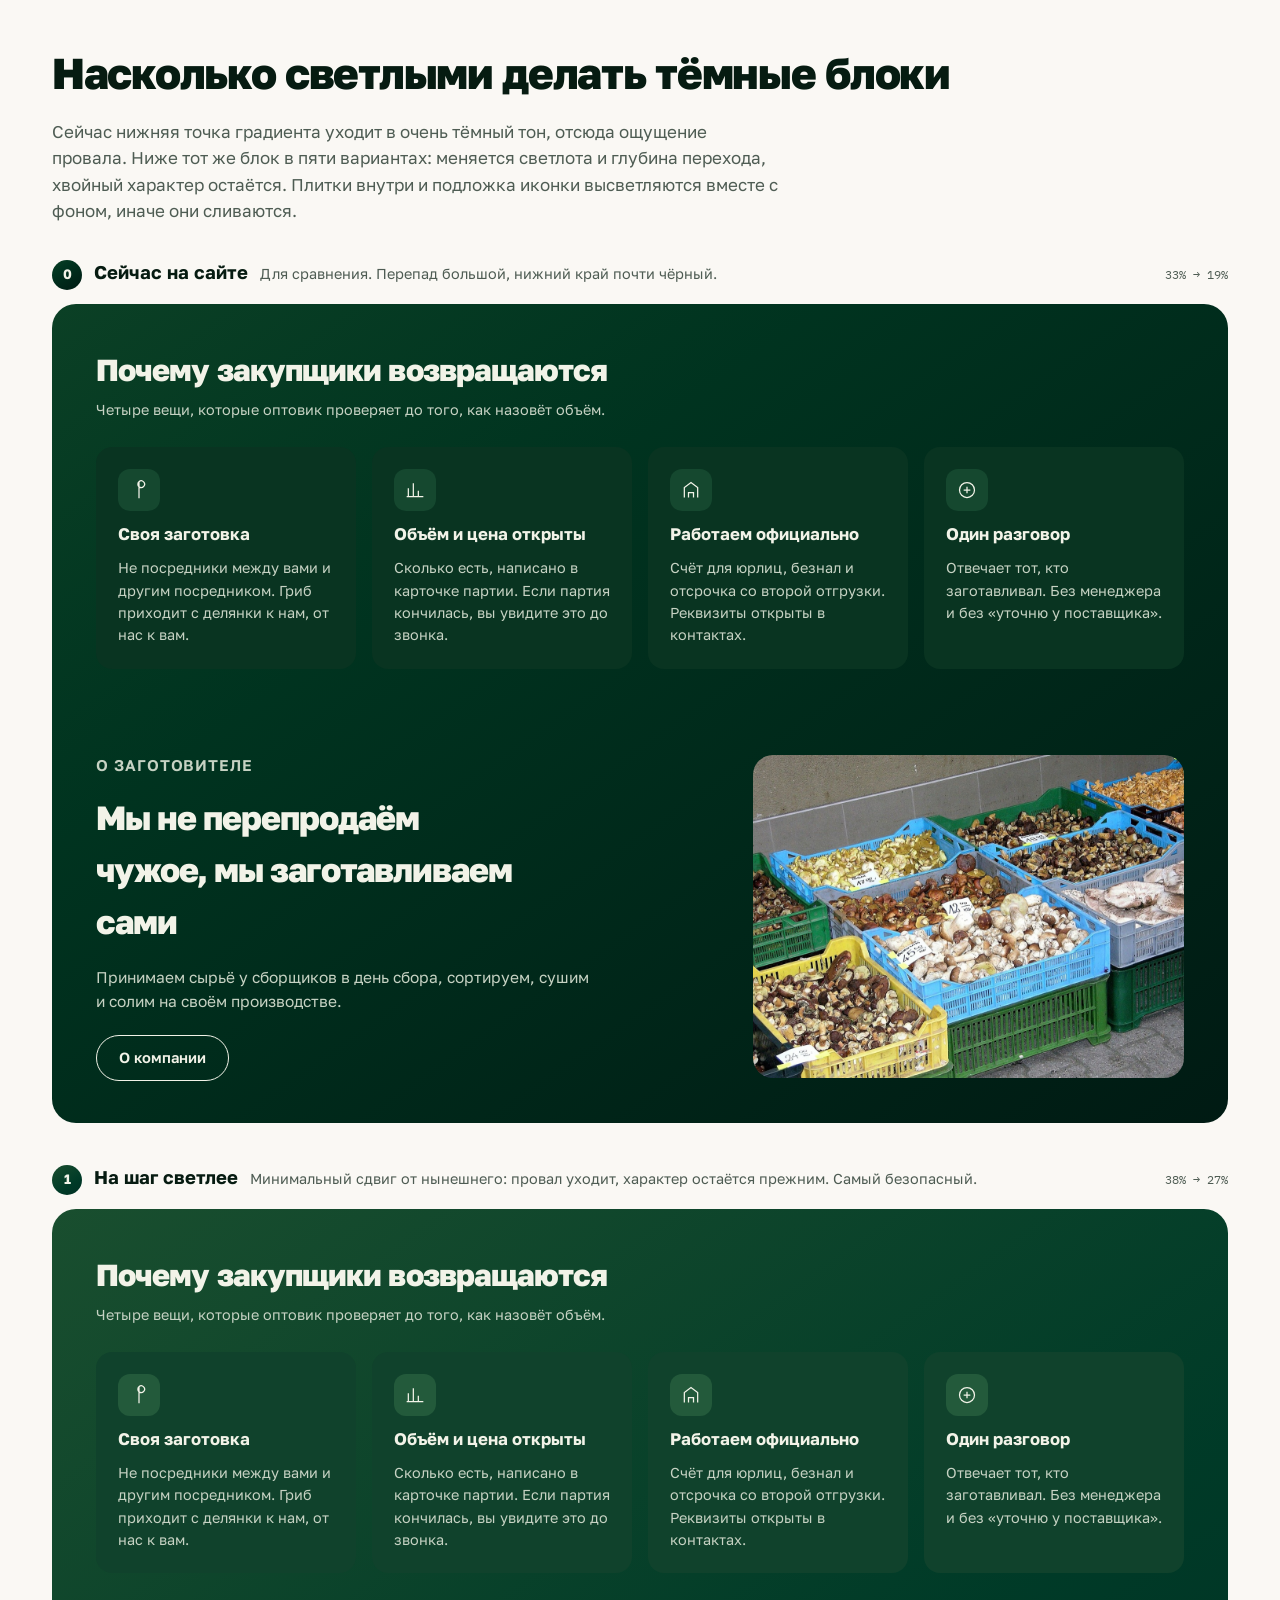
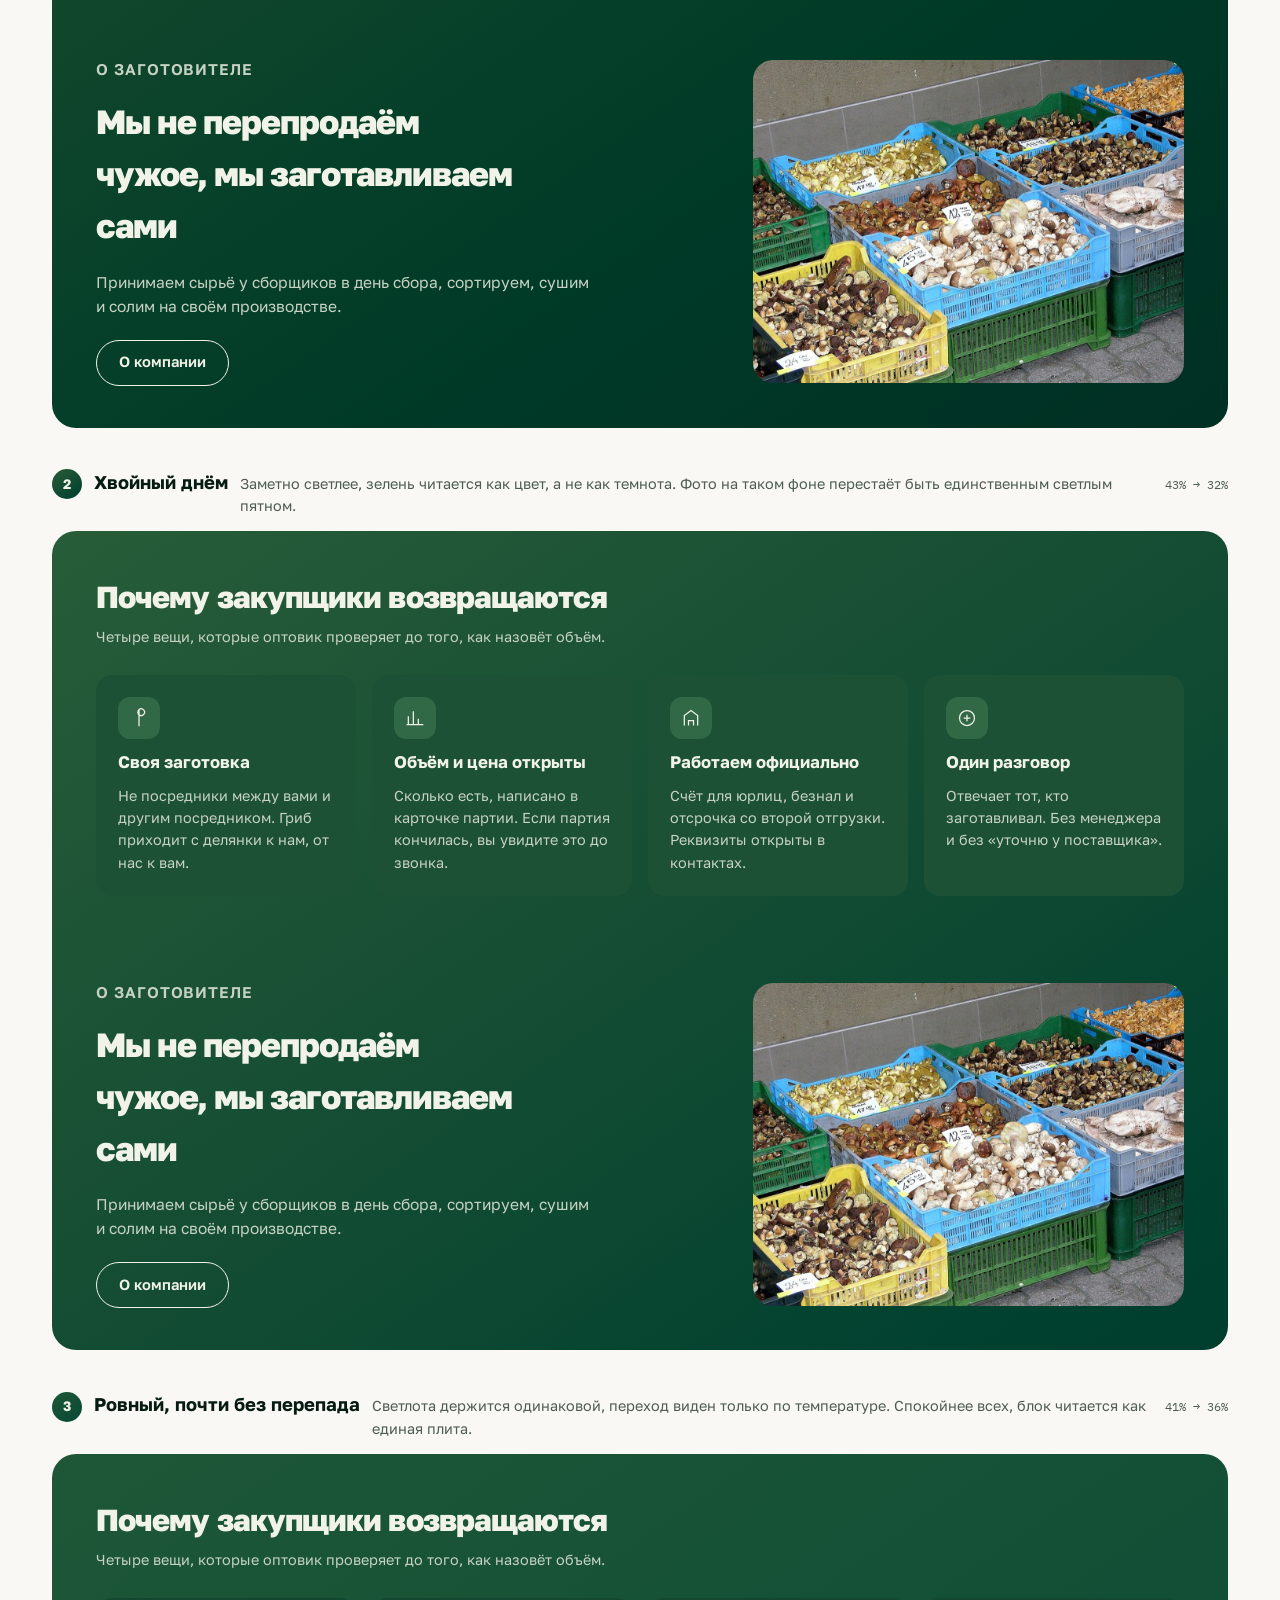
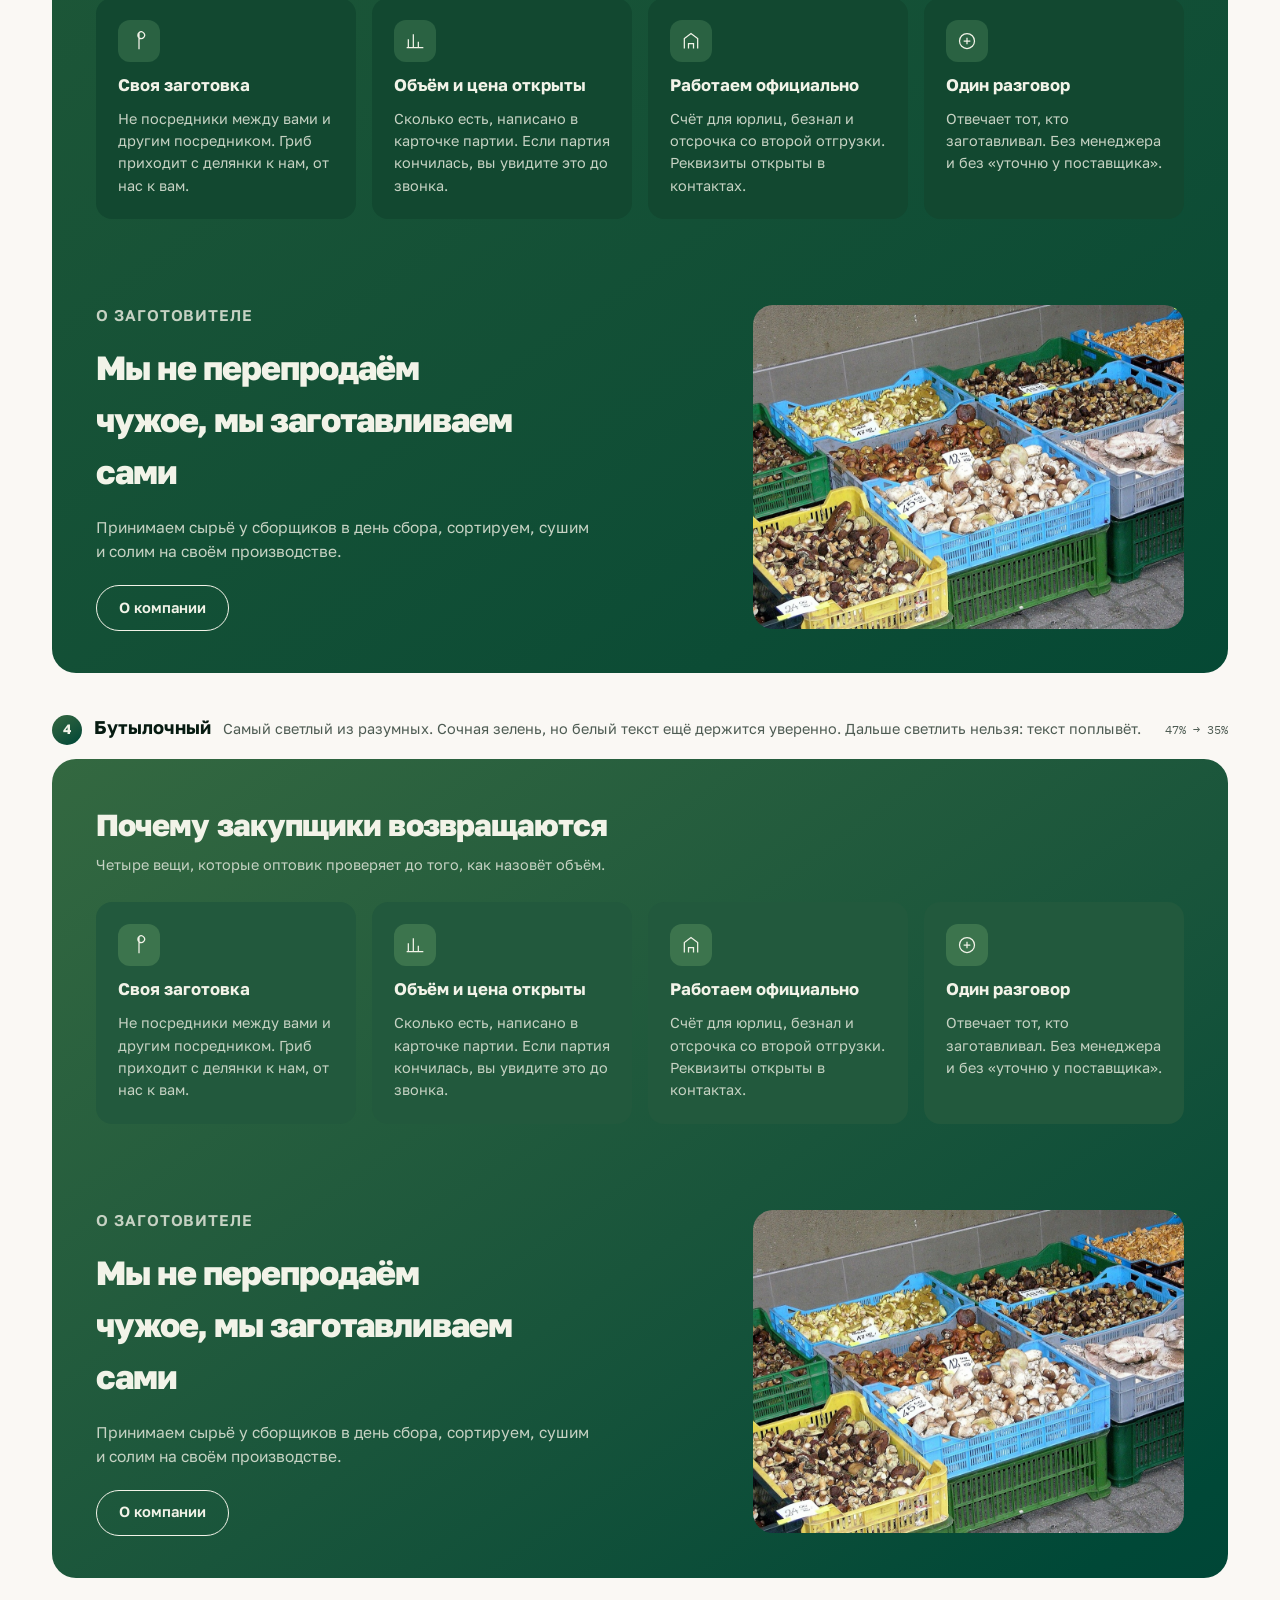
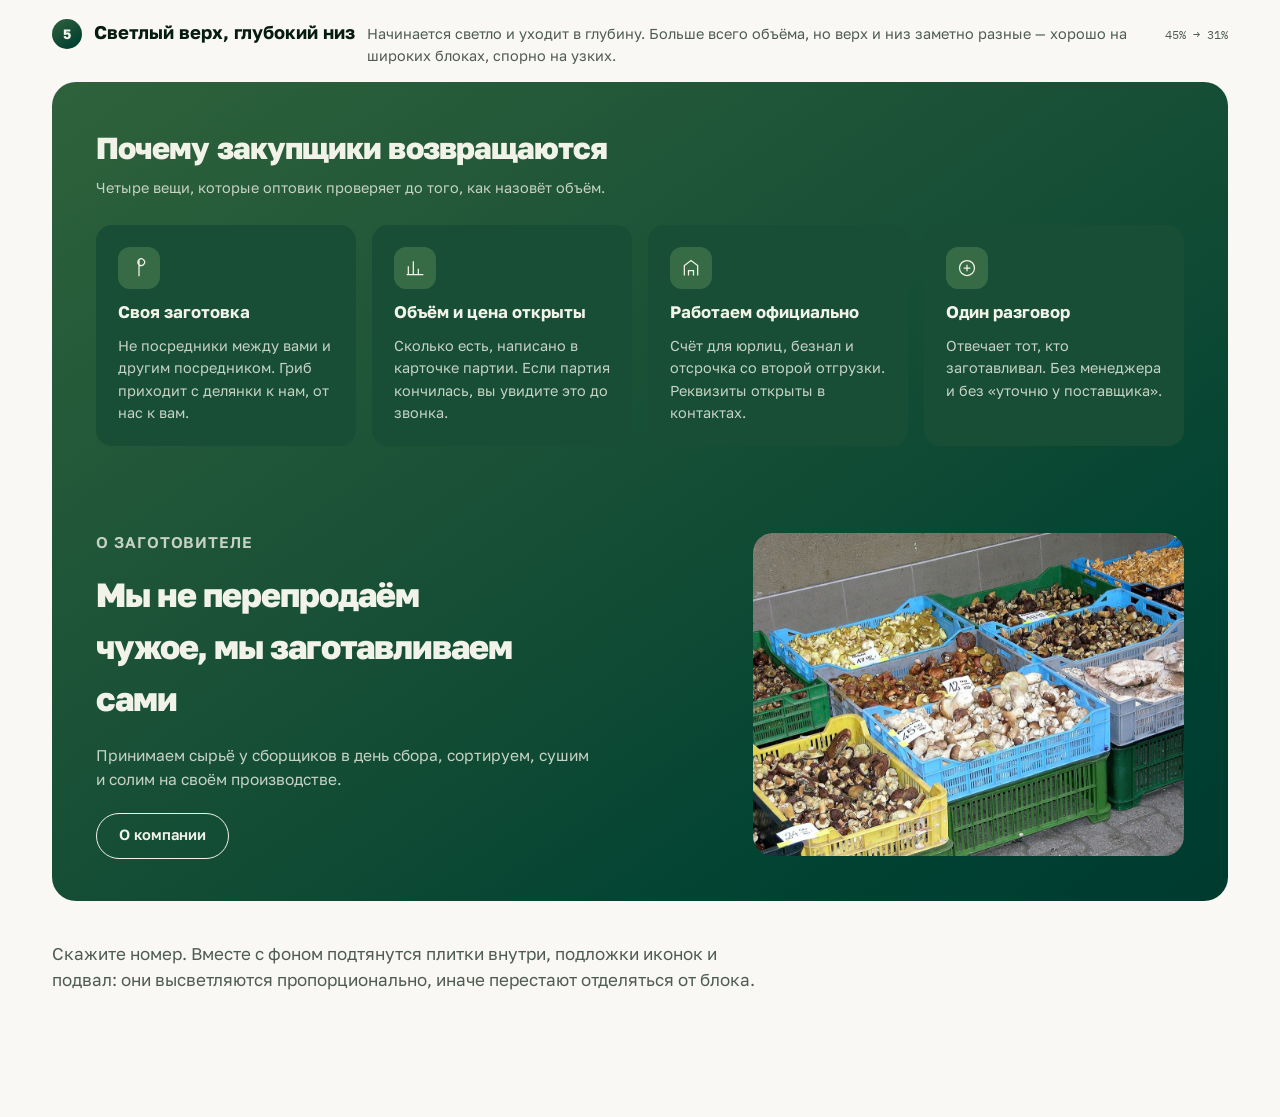
<file: bands.html>
<!doctype html>
<html lang="ru">
<head>
<meta charset="utf-8">
<meta name="viewport" content="width=device-width, initial-scale=1">
<meta name="robots" content="noindex">
<title>Лесник · светлота тёмных блоков</title>
<link rel="preconnect" href="https://fonts.googleapis.com">
<link rel="preconnect" href="https://fonts.gstatic.com" crossorigin>
<link href="https://fonts.googleapis.com/css2?family=Golos+Text:wght@400;500;600;700;800&family=IBM+Plex+Mono:wght@400;500&display=swap" rel="stylesheet">
<style>
  :root {
    --paper: oklch(98% 0.006 95);
    --paper-2: oklch(95.5% 0.010 100);
    --ink: oklch(20% 0.034 160);
    --muted: oklch(46% 0.022 158);
    --rule: oklch(88% 0.010 110);
    --ink-on: oklch(96% 0.015 110);
    --mute-on: oklch(85% 0.024 140);
    --font: "Golos Text", ui-sans-serif, system-ui, sans-serif;
  }
  * { box-sizing: border-box; }
  body { margin: 0; background: var(--paper); color: var(--ink); font-family: var(--font); font-size: 17px; line-height: 1.55; }
  .wrap { max-width: 76rem; margin-inline: auto; padding: 40px 20px 90px; }
  h1 { font-size: clamp(1.9rem, 4vw, 2.7rem); font-weight: 800; letter-spacing: -0.03em; margin: 0 0 12px; }
  .lede { color: var(--muted); max-width: 66ch; margin: 0 0 34px; }

  .opt { margin-bottom: 40px; }
  .opt__head { display: flex; flex-wrap: wrap; align-items: baseline; gap: 12px; margin-bottom: 14px; }
  .opt__n { width: 30px; height: 30px; border-radius: 50%; flex: none; display: inline-grid; place-items: center;
            background: var(--band); color: var(--ink-on); font-size: 0.85rem; font-weight: 700; }
  .opt__name { font-size: 1.15rem; font-weight: 700; }
  .opt__why { flex: 1 1 24rem; font-size: 0.9rem; color: var(--muted); }
  .opt__code { font-family: "IBM Plex Mono", monospace; font-size: 0.72rem; color: var(--muted); }

  /* реальные блоки сайта */
  .band { background: var(--band); border-radius: 24px; overflow: hidden; color: var(--ink-on); }
  .band__in { padding: 42px 44px; }
  .band h2 { font-size: 1.9rem; font-weight: 800; letter-spacing: -0.03em; margin: 0 0 6px; }
  .band__sub { color: var(--mute-on); font-size: 0.9rem; margin: 0 0 26px; }
  .tiles { display: grid; grid-template-columns: repeat(4, 1fr); gap: 16px; }
  @media (max-width: 60rem) { .tiles { grid-template-columns: repeat(2, 1fr); } }
  .tile { background: var(--tile); border-radius: 16px; padding: 22px; display: flex; flex-direction: column; gap: 10px; }
  .tile__i { width: 42px; height: 42px; border-radius: 12px; background: var(--tile-i); display: grid; place-items: center; }
  .tile__i svg { width: 20px; height: 20px; fill: none; stroke: var(--ink-on); stroke-width: 1.5; }
  .tile b { font-size: 1.05rem; }
  .tile p { margin: 0; font-size: 0.9rem; color: var(--mute-on); }

  .split { display: grid; grid-template-columns: 1fr; gap: 34px; align-items: center; padding: 42px 44px; }
  @media (min-width: 60rem) { .split { grid-template-columns: minmax(0, 7fr) minmax(0, 5fr); gap: 54px; } }
  .eyebrow { font-size: 0.72rem; font-weight: 600; letter-spacing: 0.06em; text-transform: uppercase; color: var(--mute-on); margin: 0 0 12px; }
  .split h2 { font-size: 2.1rem; max-width: 20ch; margin: 0 0 18px; }
  .split p { color: var(--mute-on); max-width: 50ch; margin: 0 0 14px; font-size: 0.97rem; }
  .split img { width: 100%; aspect-ratio: 4/3; object-fit: cover; border-radius: 20px; display: block; }
  .bbtn { display: inline-flex; align-items: center; min-height: 46px; padding-inline: 22px; border-radius: 999px;
          border: 1px solid var(--ink-on); color: var(--ink-on); text-decoration: none; font-weight: 600; font-size: 0.92rem; margin-top: 8px; }
</style>
</head>
<body>
<div class="wrap">
  <h1>Насколько светлыми делать тёмные блоки</h1>
  <p class="lede">Сейчас нижняя точка градиента уходит в очень тёмный тон, отсюда ощущение провала. Ниже тот же блок в пяти вариантах: меняется светлота и глубина перехода, хвойный характер остаётся. Плитки внутри и подложка иконки высветляются вместе с фоном, иначе они сливаются.</p>

  <!-- 0 -->
  <section class="opt" style="--band: linear-gradient(145deg, oklch(33% 0.072 156) 0%, oklch(19% 0.048 176) 100%); --tile: oklch(29% 0.058 160); --tile-i: oklch(36% 0.070 158);">
    <div class="opt__head"><span class="opt__n">0</span><span class="opt__name">Сейчас на сайте</span>
      <span class="opt__why">Для сравнения. Перепад большой, нижний край почти чёрный.</span>
      <span class="opt__code">33% → 19%</span></div>
    <div class="band">
      <div class="band__in">
        <h2>Почему закупщики возвращаются</h2>
        <p class="band__sub">Четыре вещи, которые оптовик проверяет до того, как назовёт объём.</p>
        <div class="tiles">
          <div class="tile"><span class="tile__i"><svg viewBox="0 0 24 24"><path d="M12 2v20M12 8a4 4 0 1 0 0-6 4 4 0 0 0 0 6z"/></svg></span><b>Своя заготовка</b><p>Не посредники между вами и другим посредником. Гриб приходит с делянки к нам, от нас к вам.</p></div>
          <div class="tile"><span class="tile__i"><svg viewBox="0 0 24 24"><path d="M4 20V10M10 20V4M16 20v-7M22 20H2"/></svg></span><b>Объём и цена открыты</b><p>Сколько есть, написано в карточке партии. Если партия кончилась, вы увидите это до звонка.</p></div>
          <div class="tile"><span class="tile__i"><svg viewBox="0 0 24 24"><path d="M4 21V9l8-6 8 6v12M9 21v-6h6v6"/></svg></span><b>Работаем официально</b><p>Счёт для юрлиц, безнал и отсрочка со второй отгрузки. Реквизиты открыты в контактах.</p></div>
          <div class="tile"><span class="tile__i"><svg viewBox="0 0 24 24"><circle cx="12" cy="12" r="9"/><path d="M12 8v8M8 12h8"/></svg></span><b>Один разговор</b><p>Отвечает тот, кто заготавливал. Без менеджера и без «уточню у поставщика».</p></div>
        </div>
      </div>
      <div class="split">
        <div>
          <p class="eyebrow">О заготовителе</p>
          <h2>Мы не перепродаём чужое, мы заготавливаем сами</h2>
          <p>Принимаем сырьё у сборщиков в день сбора, сортируем, сушим и солим на своём производстве.</p>
          <a class="bbtn" href="#">О компании</a>
        </div>
        <img src="img/priemka.jpg" alt="">
      </div>
    </div>
  </section>

  <!-- 1 -->
  <section class="opt" style="--band: linear-gradient(145deg, oklch(38% 0.078 154) 0%, oklch(27% 0.060 172) 100%); --tile: oklch(34% 0.066 160); --tile-i: oklch(42% 0.078 156);">
    <div class="opt__head"><span class="opt__n">1</span><span class="opt__name">На шаг светлее</span>
      <span class="opt__why">Минимальный сдвиг от нынешнего: провал уходит, характер остаётся прежним. Самый безопасный.</span>
      <span class="opt__code">38% → 27%</span></div>
    <div class="band">
      <div class="band__in">
        <h2>Почему закупщики возвращаются</h2>
        <p class="band__sub">Четыре вещи, которые оптовик проверяет до того, как назовёт объём.</p>
        <div class="tiles">
          <div class="tile"><span class="tile__i"><svg viewBox="0 0 24 24"><path d="M12 2v20M12 8a4 4 0 1 0 0-6 4 4 0 0 0 0 6z"/></svg></span><b>Своя заготовка</b><p>Не посредники между вами и другим посредником. Гриб приходит с делянки к нам, от нас к вам.</p></div>
          <div class="tile"><span class="tile__i"><svg viewBox="0 0 24 24"><path d="M4 20V10M10 20V4M16 20v-7M22 20H2"/></svg></span><b>Объём и цена открыты</b><p>Сколько есть, написано в карточке партии. Если партия кончилась, вы увидите это до звонка.</p></div>
          <div class="tile"><span class="tile__i"><svg viewBox="0 0 24 24"><path d="M4 21V9l8-6 8 6v12M9 21v-6h6v6"/></svg></span><b>Работаем официально</b><p>Счёт для юрлиц, безнал и отсрочка со второй отгрузки. Реквизиты открыты в контактах.</p></div>
          <div class="tile"><span class="tile__i"><svg viewBox="0 0 24 24"><circle cx="12" cy="12" r="9"/><path d="M12 8v8M8 12h8"/></svg></span><b>Один разговор</b><p>Отвечает тот, кто заготавливал. Без менеджера и без «уточню у поставщика».</p></div>
        </div>
      </div>
      <div class="split">
        <div>
          <p class="eyebrow">О заготовителе</p>
          <h2>Мы не перепродаём чужое, мы заготавливаем сами</h2>
          <p>Принимаем сырьё у сборщиков в день сбора, сортируем, сушим и солим на своём производстве.</p>
          <a class="bbtn" href="#">О компании</a>
        </div>
        <img src="img/priemka.jpg" alt="">
      </div>
    </div>
  </section>

  <!-- 2 -->
  <section class="opt" style="--band: linear-gradient(145deg, oklch(43% 0.082 152) 0%, oklch(32% 0.066 170) 100%); --tile: oklch(39% 0.072 158); --tile-i: oklch(47% 0.082 154);">
    <div class="opt__head"><span class="opt__n">2</span><span class="opt__name">Хвойный днём</span>
      <span class="opt__why">Заметно светлее, зелень читается как цвет, а не как темнота. Фото на таком фоне перестаёт быть единственным светлым пятном.</span>
      <span class="opt__code">43% → 32%</span></div>
    <div class="band">
      <div class="band__in">
        <h2>Почему закупщики возвращаются</h2>
        <p class="band__sub">Четыре вещи, которые оптовик проверяет до того, как назовёт объём.</p>
        <div class="tiles">
          <div class="tile"><span class="tile__i"><svg viewBox="0 0 24 24"><path d="M12 2v20M12 8a4 4 0 1 0 0-6 4 4 0 0 0 0 6z"/></svg></span><b>Своя заготовка</b><p>Не посредники между вами и другим посредником. Гриб приходит с делянки к нам, от нас к вам.</p></div>
          <div class="tile"><span class="tile__i"><svg viewBox="0 0 24 24"><path d="M4 20V10M10 20V4M16 20v-7M22 20H2"/></svg></span><b>Объём и цена открыты</b><p>Сколько есть, написано в карточке партии. Если партия кончилась, вы увидите это до звонка.</p></div>
          <div class="tile"><span class="tile__i"><svg viewBox="0 0 24 24"><path d="M4 21V9l8-6 8 6v12M9 21v-6h6v6"/></svg></span><b>Работаем официально</b><p>Счёт для юрлиц, безнал и отсрочка со второй отгрузки. Реквизиты открыты в контактах.</p></div>
          <div class="tile"><span class="tile__i"><svg viewBox="0 0 24 24"><circle cx="12" cy="12" r="9"/><path d="M12 8v8M8 12h8"/></svg></span><b>Один разговор</b><p>Отвечает тот, кто заготавливал. Без менеджера и без «уточню у поставщика».</p></div>
        </div>
      </div>
      <div class="split">
        <div>
          <p class="eyebrow">О заготовителе</p>
          <h2>Мы не перепродаём чужое, мы заготавливаем сами</h2>
          <p>Принимаем сырьё у сборщиков в день сбора, сортируем, сушим и солим на своём производстве.</p>
          <a class="bbtn" href="#">О компании</a>
        </div>
        <img src="img/priemka.jpg" alt="">
      </div>
    </div>
  </section>

  <!-- 3 -->
  <section class="opt" style="--band: linear-gradient(145deg, oklch(41% 0.080 156) 0%, oklch(36% 0.072 166) 100%); --tile: oklch(36% 0.070 160); --tile-i: oklch(45% 0.080 156);">
    <div class="opt__head"><span class="opt__n">3</span><span class="opt__name">Ровный, почти без перепада</span>
      <span class="opt__why">Светлота держится одинаковой, переход виден только по температуре. Спокойнее всех, блок читается как единая плита.</span>
      <span class="opt__code">41% → 36%</span></div>
    <div class="band">
      <div class="band__in">
        <h2>Почему закупщики возвращаются</h2>
        <p class="band__sub">Четыре вещи, которые оптовик проверяет до того, как назовёт объём.</p>
        <div class="tiles">
          <div class="tile"><span class="tile__i"><svg viewBox="0 0 24 24"><path d="M12 2v20M12 8a4 4 0 1 0 0-6 4 4 0 0 0 0 6z"/></svg></span><b>Своя заготовка</b><p>Не посредники между вами и другим посредником. Гриб приходит с делянки к нам, от нас к вам.</p></div>
          <div class="tile"><span class="tile__i"><svg viewBox="0 0 24 24"><path d="M4 20V10M10 20V4M16 20v-7M22 20H2"/></svg></span><b>Объём и цена открыты</b><p>Сколько есть, написано в карточке партии. Если партия кончилась, вы увидите это до звонка.</p></div>
          <div class="tile"><span class="tile__i"><svg viewBox="0 0 24 24"><path d="M4 21V9l8-6 8 6v12M9 21v-6h6v6"/></svg></span><b>Работаем официально</b><p>Счёт для юрлиц, безнал и отсрочка со второй отгрузки. Реквизиты открыты в контактах.</p></div>
          <div class="tile"><span class="tile__i"><svg viewBox="0 0 24 24"><circle cx="12" cy="12" r="9"/><path d="M12 8v8M8 12h8"/></svg></span><b>Один разговор</b><p>Отвечает тот, кто заготавливал. Без менеджера и без «уточню у поставщика».</p></div>
        </div>
      </div>
      <div class="split">
        <div>
          <p class="eyebrow">О заготовителе</p>
          <h2>Мы не перепродаём чужое, мы заготавливаем сами</h2>
          <p>Принимаем сырьё у сборщиков в день сбора, сортируем, сушим и солим на своём производстве.</p>
          <a class="bbtn" href="#">О компании</a>
        </div>
        <img src="img/priemka.jpg" alt="">
      </div>
    </div>
  </section>

  <!-- 4 -->
  <section class="opt" style="--band: linear-gradient(145deg, oklch(47% 0.086 150) 0%, oklch(35% 0.070 172) 100%); --tile: oklch(42% 0.076 158); --tile-i: oklch(51% 0.086 152);">
    <div class="opt__head"><span class="opt__n">4</span><span class="opt__name">Бутылочный</span>
      <span class="opt__why">Самый светлый из разумных. Сочная зелень, но белый текст ещё держится уверенно. Дальше светлить нельзя: текст поплывёт.</span>
      <span class="opt__code">47% → 35%</span></div>
    <div class="band">
      <div class="band__in">
        <h2>Почему закупщики возвращаются</h2>
        <p class="band__sub">Четыре вещи, которые оптовик проверяет до того, как назовёт объём.</p>
        <div class="tiles">
          <div class="tile"><span class="tile__i"><svg viewBox="0 0 24 24"><path d="M12 2v20M12 8a4 4 0 1 0 0-6 4 4 0 0 0 0 6z"/></svg></span><b>Своя заготовка</b><p>Не посредники между вами и другим посредником. Гриб приходит с делянки к нам, от нас к вам.</p></div>
          <div class="tile"><span class="tile__i"><svg viewBox="0 0 24 24"><path d="M4 20V10M10 20V4M16 20v-7M22 20H2"/></svg></span><b>Объём и цена открыты</b><p>Сколько есть, написано в карточке партии. Если партия кончилась, вы увидите это до звонка.</p></div>
          <div class="tile"><span class="tile__i"><svg viewBox="0 0 24 24"><path d="M4 21V9l8-6 8 6v12M9 21v-6h6v6"/></svg></span><b>Работаем официально</b><p>Счёт для юрлиц, безнал и отсрочка со второй отгрузки. Реквизиты открыты в контактах.</p></div>
          <div class="tile"><span class="tile__i"><svg viewBox="0 0 24 24"><circle cx="12" cy="12" r="9"/><path d="M12 8v8M8 12h8"/></svg></span><b>Один разговор</b><p>Отвечает тот, кто заготавливал. Без менеджера и без «уточню у поставщика».</p></div>
        </div>
      </div>
      <div class="split">
        <div>
          <p class="eyebrow">О заготовителе</p>
          <h2>Мы не перепродаём чужое, мы заготавливаем сами</h2>
          <p>Принимаем сырьё у сборщиков в день сбора, сортируем, сушим и солим на своём производстве.</p>
          <a class="bbtn" href="#">О компании</a>
        </div>
        <img src="img/priemka.jpg" alt="">
      </div>
    </div>
  </section>

  <!-- 5 -->
  <section class="opt" style="--band: linear-gradient(145deg, oklch(45% 0.084 150) 0%, oklch(31% 0.064 176) 100%); --tile: oklch(38% 0.072 160); --tile-i: oklch(48% 0.082 152);">
    <div class="opt__head"><span class="opt__n">5</span><span class="opt__name">Светлый верх, глубокий низ</span>
      <span class="opt__why">Начинается светло и уходит в глубину. Больше всего объёма, но верх и низ заметно разные — хорошо на широких блоках, спорно на узких.</span>
      <span class="opt__code">45% → 31%</span></div>
    <div class="band">
      <div class="band__in">
        <h2>Почему закупщики возвращаются</h2>
        <p class="band__sub">Четыре вещи, которые оптовик проверяет до того, как назовёт объём.</p>
        <div class="tiles">
          <div class="tile"><span class="tile__i"><svg viewBox="0 0 24 24"><path d="M12 2v20M12 8a4 4 0 1 0 0-6 4 4 0 0 0 0 6z"/></svg></span><b>Своя заготовка</b><p>Не посредники между вами и другим посредником. Гриб приходит с делянки к нам, от нас к вам.</p></div>
          <div class="tile"><span class="tile__i"><svg viewBox="0 0 24 24"><path d="M4 20V10M10 20V4M16 20v-7M22 20H2"/></svg></span><b>Объём и цена открыты</b><p>Сколько есть, написано в карточке партии. Если партия кончилась, вы увидите это до звонка.</p></div>
          <div class="tile"><span class="tile__i"><svg viewBox="0 0 24 24"><path d="M4 21V9l8-6 8 6v12M9 21v-6h6v6"/></svg></span><b>Работаем официально</b><p>Счёт для юрлиц, безнал и отсрочка со второй отгрузки. Реквизиты открыты в контактах.</p></div>
          <div class="tile"><span class="tile__i"><svg viewBox="0 0 24 24"><circle cx="12" cy="12" r="9"/><path d="M12 8v8M8 12h8"/></svg></span><b>Один разговор</b><p>Отвечает тот, кто заготавливал. Без менеджера и без «уточню у поставщика».</p></div>
        </div>
      </div>
      <div class="split">
        <div>
          <p class="eyebrow">О заготовителе</p>
          <h2>Мы не перепродаём чужое, мы заготавливаем сами</h2>
          <p>Принимаем сырьё у сборщиков в день сбора, сортируем, сушим и солим на своём производстве.</p>
          <a class="bbtn" href="#">О компании</a>
        </div>
        <img src="img/priemka.jpg" alt="">
      </div>
    </div>
  </section>

  <p class="lede">Скажите номер. Вместе с фоном подтянутся плитки внутри, подложки иконок и подвал: они высветляются пропорционально, иначе перестают отделяться от блока.</p>
</div>
</body>
</html>
</file>
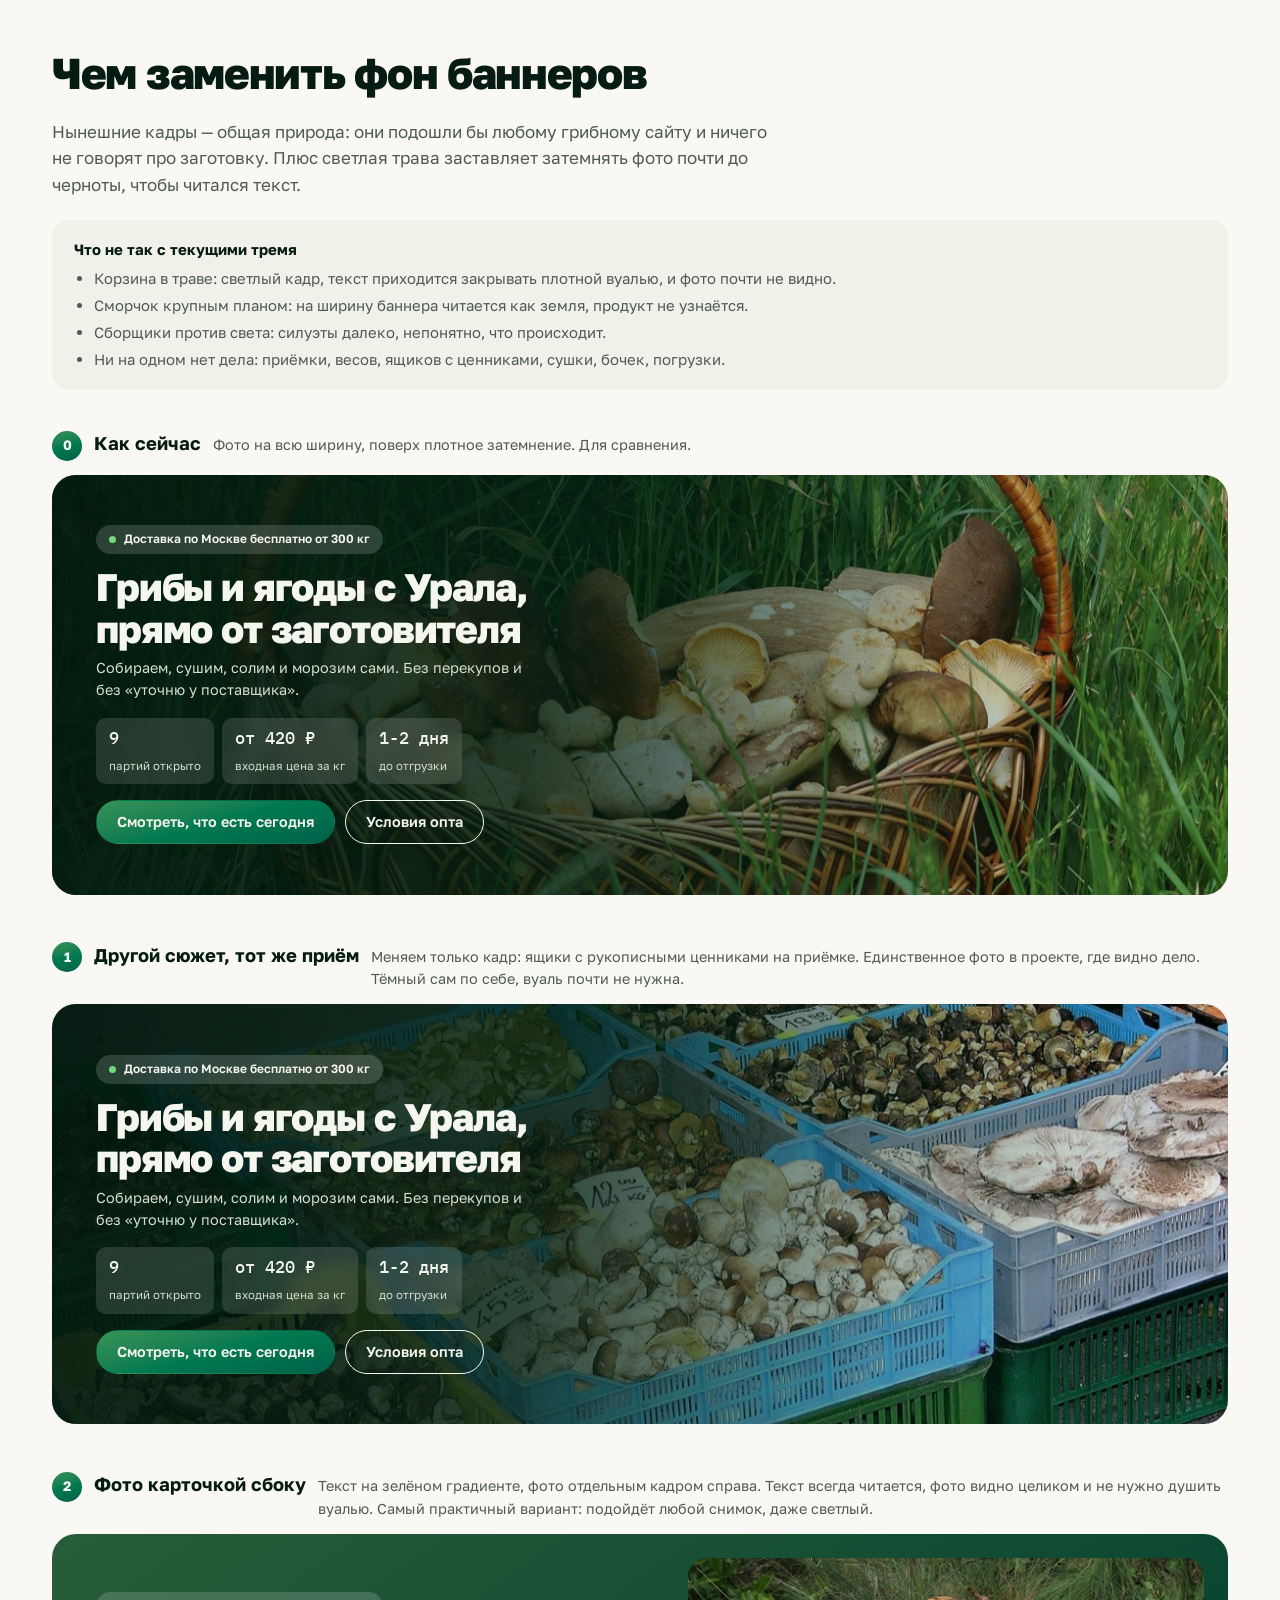
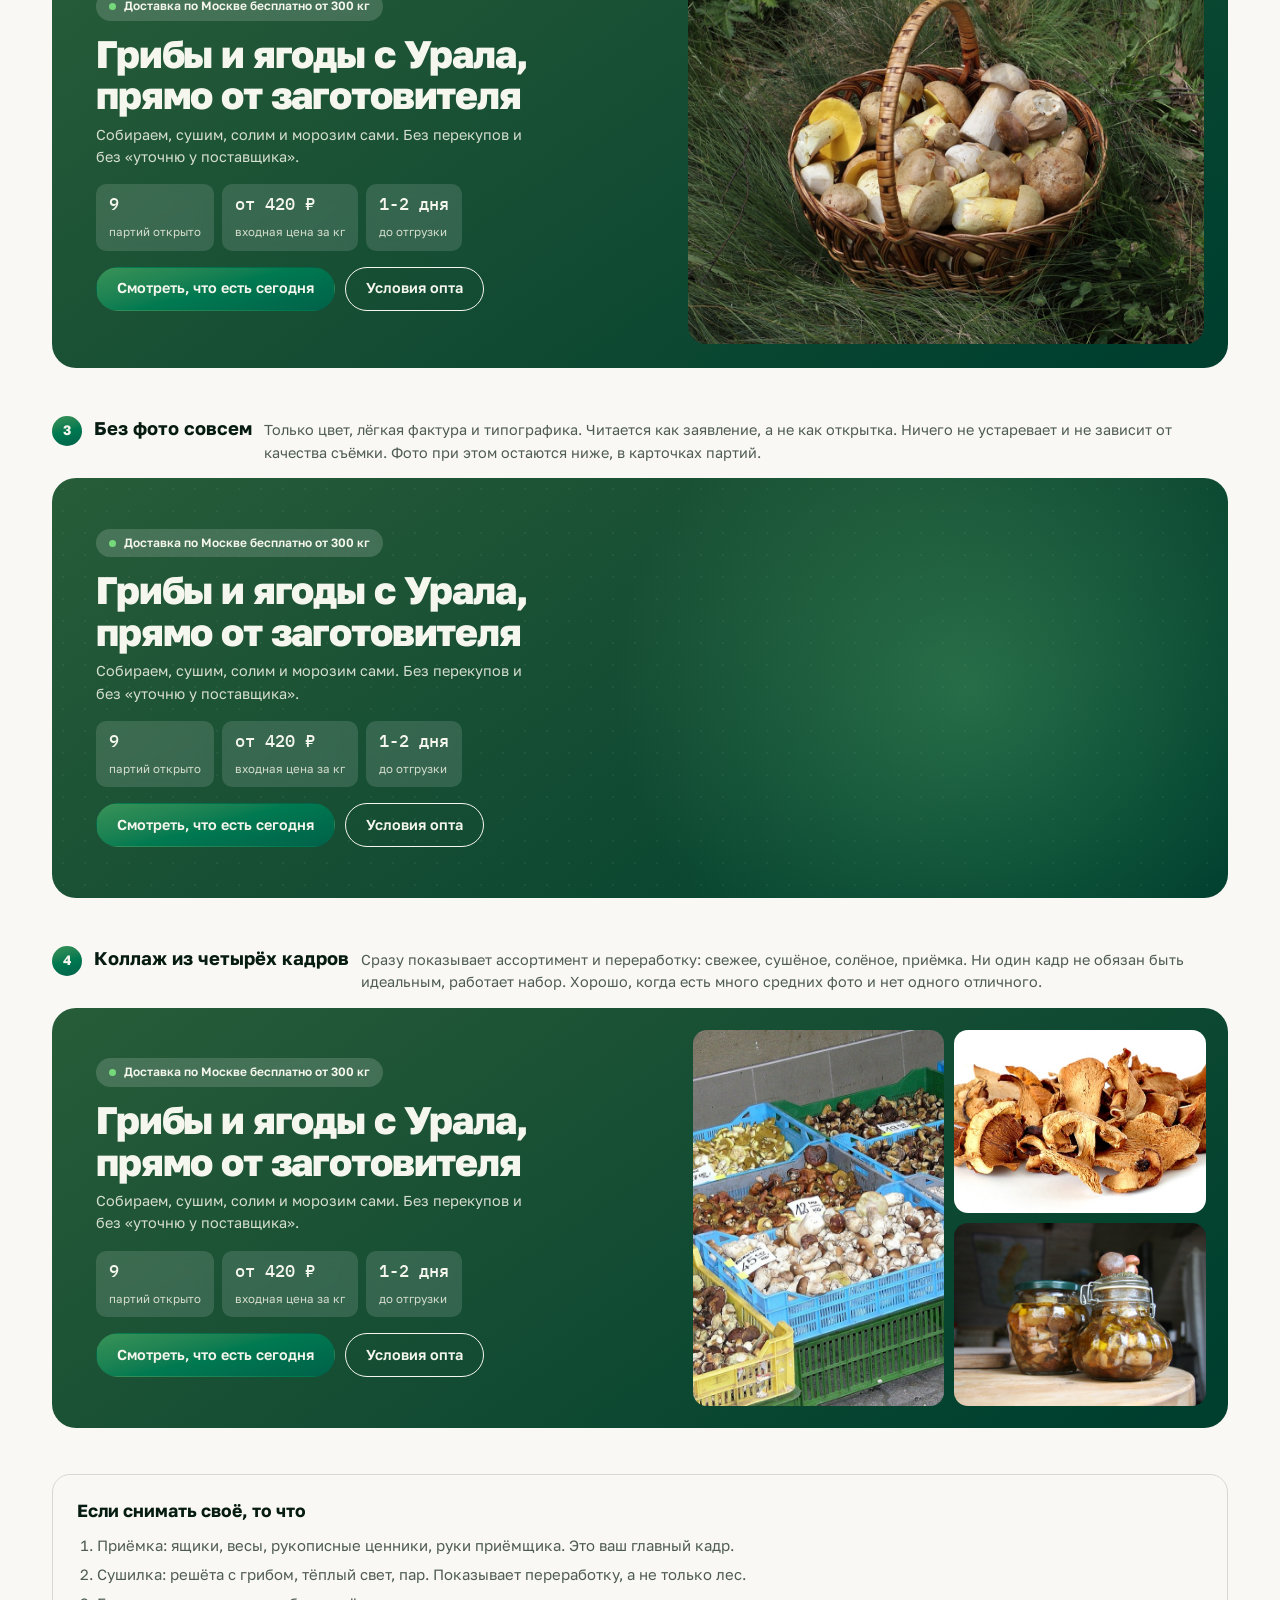
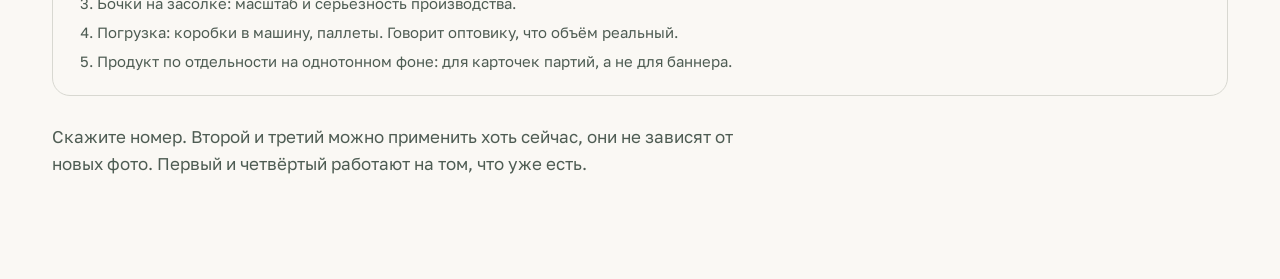
<file: banners.html>
<!doctype html>
<html lang="ru">
<head>
<meta charset="utf-8">
<meta name="viewport" content="width=device-width, initial-scale=1">
<meta name="robots" content="noindex">
<title>Лесник · чем заменить фон баннеров</title>
<link rel="preconnect" href="https://fonts.googleapis.com">
<link rel="preconnect" href="https://fonts.gstatic.com" crossorigin>
<link href="https://fonts.googleapis.com/css2?family=Golos+Text:wght@400;500;600;700;800&family=IBM+Plex+Mono:wght@400;500&display=swap" rel="stylesheet">
<style>
  :root {
    --paper: oklch(98% 0.006 95);
    --paper-2: oklch(95.5% 0.010 100);
    --ink: oklch(20% 0.034 160);
    --muted: oklch(46% 0.022 158);
    --rule: oklch(88% 0.010 110);
    --on: oklch(97% 0.012 110);
    --mute-on: oklch(89% 0.022 130);
    --grad-accent: linear-gradient(165deg, oklch(59% 0.125 152) 0%, oklch(43% 0.105 172) 100%);
    --grad-block: linear-gradient(145deg, oklch(43% 0.082 152) 0%, oklch(32% 0.066 170) 100%);
    --veil: linear-gradient(100deg, oklch(18% 0.048 168 / 0.95) 0%, oklch(20% 0.052 162 / 0.82) 42%, oklch(24% 0.055 158 / 0.35) 72%, transparent 100%);
    --font: "Golos Text", ui-sans-serif, system-ui, sans-serif;
    --mono: "IBM Plex Mono", ui-monospace, monospace;
  }
  * { box-sizing: border-box; }
  body { margin: 0; background: var(--paper); color: var(--ink); font-family: var(--font); font-size: 17px; line-height: 1.55; }
  .wrap { max-width: 76rem; margin-inline: auto; padding: 40px 20px 90px; }
  h1 { font-size: clamp(1.9rem, 4vw, 2.7rem); font-weight: 800; letter-spacing: -0.03em; margin: 0 0 12px; }
  .lede { color: var(--muted); max-width: 66ch; margin: 0 0 12px; }
  .note { background: var(--paper-2); border-radius: 16px; padding: 18px 22px; margin: 22px 0 40px; font-size: 0.93rem; }
  .note b { display: block; margin-bottom: 6px; }
  .note ul { margin: 0; padding-left: 20px; color: var(--muted); }
  .note li + li { margin-top: 4px; }

  .opt { margin-bottom: 46px; }
  .opt__head { display: flex; flex-wrap: wrap; align-items: baseline; gap: 12px; margin-bottom: 14px; }
  .opt__n { width: 30px; height: 30px; border-radius: 50%; flex: none; display: inline-grid; place-items: center;
            background: var(--grad-accent); color: var(--on); font-size: 0.85rem; font-weight: 700; }
  .opt__name { font-size: 1.15rem; font-weight: 700; }
  .opt__why { flex: 1 1 26rem; font-size: 0.9rem; color: var(--muted); }

  /* общая начинка баннера — одинаковая во всех вариантах */
  .frame { border-radius: 24px; overflow: hidden; position: relative; min-height: 420px; display: flex; }
  .copy { position: relative; z-index: 2; padding: 44px; max-width: 44rem; color: var(--on);
          display: flex; flex-direction: column; justify-content: center; }
  .chip { display: inline-flex; align-items: center; gap: 8px; align-self: flex-start; margin-bottom: 12px;
          padding: 5px 13px; border-radius: 999px; background: oklch(100% 0 0 / 0.16); font-size: 0.75rem; font-weight: 600;
          -webkit-backdrop-filter: blur(8px); backdrop-filter: blur(8px); }
  .chip i { width: 7px; height: 7px; border-radius: 50%; background: oklch(80% 0.16 145); }
  .copy h2 { font-size: clamp(1.7rem, 3vw, 2.4rem); font-weight: 800; letter-spacing: -0.03em; line-height: 1.08; margin: 0 0 8px; max-width: 18ch; }
  .copy p { color: var(--mute-on); font-size: 0.9rem; margin: 0 0 16px; max-width: 48ch; }
  .proof { list-style: none; display: flex; flex-wrap: wrap; gap: 8px; margin: 0 0 16px; padding: 0; }
  .proof li { padding: 7px 13px; border-radius: 10px; background: oklch(100% 0 0 / 0.13);
              -webkit-backdrop-filter: blur(8px); backdrop-filter: blur(8px); }
  .proof b { display: block; font-family: var(--mono); font-size: 1.05rem; font-weight: 500; }
  .proof span { font-size: 0.72rem; color: var(--mute-on); }
  .cta { display: flex; gap: 10px; flex-wrap: wrap; }
  .b { display: inline-flex; align-items: center; min-height: 44px; padding-inline: 20px; border-radius: 999px;
       font-weight: 600; font-size: 0.9rem; text-decoration: none; border: 1px solid transparent; }
  .b--solid { background: var(--grad-accent); color: var(--on); }
  .b--ghost { border-color: var(--on); color: var(--on); }

  .shot { position: absolute; inset: 0; }
  .shot img { width: 100%; height: 100%; object-fit: cover; display: block; }
  .veil { position: absolute; inset: 0; background: var(--veil); }

  /* 2 · фото карточкой сбоку */
  .split { background: var(--grad-block); display: grid; grid-template-columns: 1fr; align-items: center; gap: 0; }
  @media (min-width: 62rem) { .split { grid-template-columns: minmax(0,1fr) minmax(0,0.85fr); } }
  .split .copy { max-width: none; }
  .split__pic { padding: 24px 24px 24px 0; height: 100%; display: flex; }
  @media (max-width: 61.99rem) { .split__pic { padding: 0 24px 24px; } }
  .split__pic img { width: 100%; height: 100%; min-height: 320px; object-fit: cover; border-radius: 18px; display: block; }

  /* 3 · без фото */
  .plain { background: var(--grad-block); position: relative; }
  .plain::before {
    content: ""; position: absolute; inset: 0; opacity: 0.5;
    background-image: radial-gradient(oklch(100% 0 0 / 0.10) 1px, transparent 1px);
    background-size: 22px 22px;
  }
  .plain::after {
    content: ""; position: absolute; right: -8%; top: -30%; width: 60%; height: 160%;
    background: radial-gradient(closest-side, oklch(70% 0.13 150 / 0.35), transparent);
  }

  /* 4 · коллаж */
  .mosaic { background: var(--grad-block); display: grid; grid-template-columns: 1fr; }
  @media (min-width: 62rem) { .mosaic { grid-template-columns: minmax(0,1fr) minmax(0,0.9fr); } }
  .mosaic__grid { display: grid; grid-template-columns: 1fr 1fr; grid-template-rows: 1fr 1fr; gap: 10px; padding: 22px; }
  .mosaic__grid img { width: 100%; height: 100%; object-fit: cover; border-radius: 14px; display: block; min-height: 130px; }
  .mosaic__grid img:first-child { grid-row: span 2; }

  .plan { border: 1px solid var(--rule); border-radius: 18px; padding: 22px 24px; margin-top: 34px; }
  .plan h3 { margin: 0 0 10px; font-size: 1.1rem; }
  .plan ol { margin: 0; padding-left: 20px; color: var(--muted); font-size: 0.93rem; }
  .plan li + li { margin-top: 6px; }
</style>
</head>
<body>
<div class="wrap">
  <h1>Чем заменить фон баннеров</h1>
  <p class="lede">Нынешние кадры — общая природа: они подошли бы любому грибному сайту и ничего не говорят про заготовку. Плюс светлая трава заставляет затемнять фото почти до черноты, чтобы читался текст.</p>

  <div class="note">
    <b>Что не так с текущими тремя</b>
    <ul>
      <li>Корзина в траве: светлый кадр, текст приходится закрывать плотной вуалью, и фото почти не видно.</li>
      <li>Сморчок крупным планом: на ширину баннера читается как земля, продукт не узнаётся.</li>
      <li>Сборщики против света: силуэты далеко, непонятно, что происходит.</li>
      <li>Ни на одном нет дела: приёмки, весов, ящиков с ценниками, сушки, бочек, погрузки.</li>
    </ul>
  </div>

  <!-- 0 -->
  <section class="opt">
    <div class="opt__head"><span class="opt__n">0</span><span class="opt__name">Как сейчас</span>
      <span class="opt__why">Фото на всю ширину, поверх плотное затемнение. Для сравнения.</span></div>
    <div class="frame">
      <div class="shot"><img src="img/hero.jpg" alt=""><div class="veil"></div></div>
      <div class="copy">
        <span class="chip"><i></i>Доставка по Москве бесплатно от 300 кг</span>
        <h2>Грибы и ягоды с Урала, прямо от заготовителя</h2>
        <p>Собираем, сушим, солим и морозим сами. Без перекупов и без «уточню у поставщика».</p>
        <ul class="proof"><li><b>9</b><span>партий открыто</span></li><li><b>от 420 ₽</b><span>входная цена за кг</span></li><li><b>1-2 дня</b><span>до отгрузки</span></li></ul>
        <div class="cta"><a class="b b--solid" href="#">Смотреть, что есть сегодня</a><a class="b b--ghost" href="#">Условия опта</a></div>
      </div>
    </div>
  </section>

  <!-- 1 -->
  <section class="opt">
    <div class="opt__head"><span class="opt__n">1</span><span class="opt__name">Другой сюжет, тот же приём</span>
      <span class="opt__why">Меняем только кадр: ящики с рукописными ценниками на приёмке. Единственное фото в проекте, где видно дело. Тёмный сам по себе, вуаль почти не нужна.</span></div>
    <div class="frame">
      <div class="shot"><img src="img/priemka.jpg" alt=""><div class="veil"></div></div>
      <div class="copy">
        <span class="chip"><i></i>Доставка по Москве бесплатно от 300 кг</span>
        <h2>Грибы и ягоды с Урала, прямо от заготовителя</h2>
        <p>Собираем, сушим, солим и морозим сами. Без перекупов и без «уточню у поставщика».</p>
        <ul class="proof"><li><b>9</b><span>партий открыто</span></li><li><b>от 420 ₽</b><span>входная цена за кг</span></li><li><b>1-2 дня</b><span>до отгрузки</span></li></ul>
        <div class="cta"><a class="b b--solid" href="#">Смотреть, что есть сегодня</a><a class="b b--ghost" href="#">Условия опта</a></div>
      </div>
    </div>
  </section>

  <!-- 2 -->
  <section class="opt">
    <div class="opt__head"><span class="opt__n">2</span><span class="opt__name">Фото карточкой сбоку</span>
      <span class="opt__why">Текст на зелёном градиенте, фото отдельным кадром справа. Текст всегда читается, фото видно целиком и не нужно душить вуалью. Самый практичный вариант: подойдёт любой снимок, даже светлый.</span></div>
    <div class="frame split">
      <div class="copy">
        <span class="chip"><i></i>Доставка по Москве бесплатно от 300 кг</span>
        <h2>Грибы и ягоды с Урала, прямо от заготовителя</h2>
        <p>Собираем, сушим, солим и морозим сами. Без перекупов и без «уточню у поставщика».</p>
        <ul class="proof"><li><b>9</b><span>партий открыто</span></li><li><b>от 420 ₽</b><span>входная цена за кг</span></li><li><b>1-2 дня</b><span>до отгрузки</span></li></ul>
        <div class="cta"><a class="b b--solid" href="#">Смотреть, что есть сегодня</a><a class="b b--ghost" href="#">Условия опта</a></div>
      </div>
      <div class="split__pic"><img src="img/korzina.jpg" alt=""></div>
    </div>
  </section>

  <!-- 3 -->
  <section class="opt">
    <div class="opt__head"><span class="opt__n">3</span><span class="opt__name">Без фото совсем</span>
      <span class="opt__why">Только цвет, лёгкая фактура и типографика. Читается как заявление, а не как открытка. Ничего не устаревает и не зависит от качества съёмки. Фото при этом остаются ниже, в карточках партий.</span></div>
    <div class="frame plain">
      <div class="copy">
        <span class="chip"><i></i>Доставка по Москве бесплатно от 300 кг</span>
        <h2>Грибы и ягоды с Урала, прямо от заготовителя</h2>
        <p>Собираем, сушим, солим и морозим сами. Без перекупов и без «уточню у поставщика».</p>
        <ul class="proof"><li><b>9</b><span>партий открыто</span></li><li><b>от 420 ₽</b><span>входная цена за кг</span></li><li><b>1-2 дня</b><span>до отгрузки</span></li></ul>
        <div class="cta"><a class="b b--solid" href="#">Смотреть, что есть сегодня</a><a class="b b--ghost" href="#">Условия опта</a></div>
      </div>
    </div>
  </section>

  <!-- 4 -->
  <section class="opt">
    <div class="opt__head"><span class="opt__n">4</span><span class="opt__name">Коллаж из четырёх кадров</span>
      <span class="opt__why">Сразу показывает ассортимент и переработку: свежее, сушёное, солёное, приёмка. Ни один кадр не обязан быть идеальным, работает набор. Хорошо, когда есть много средних фото и нет одного отличного.</span></div>
    <div class="frame mosaic">
      <div class="copy">
        <span class="chip"><i></i>Доставка по Москве бесплатно от 300 кг</span>
        <h2>Грибы и ягоды с Урала, прямо от заготовителя</h2>
        <p>Собираем, сушим, солим и морозим сами. Без перекупов и без «уточню у поставщика».</p>
        <ul class="proof"><li><b>9</b><span>партий открыто</span></li><li><b>от 420 ₽</b><span>входная цена за кг</span></li><li><b>1-2 дня</b><span>до отгрузки</span></li></ul>
        <div class="cta"><a class="b b--solid" href="#">Смотреть, что есть сегодня</a><a class="b b--ghost" href="#">Условия опта</a></div>
      </div>
      <div class="mosaic__grid">
        <img src="img/priemka.jpg" alt="">
        <img src="img/sushenye.jpg" alt="">
        <img src="img/solenya.jpg" alt="">
      </div>
    </div>
  </section>

  <div class="plan">
    <h3>Если снимать своё, то что</h3>
    <ol>
      <li>Приёмка: ящики, весы, рукописные ценники, руки приёмщика. Это ваш главный кадр.</li>
      <li>Сушилка: решёта с грибом, тёплый свет, пар. Показывает переработку, а не только лес.</li>
      <li>Бочки на засолке: масштаб и серьёзность производства.</li>
      <li>Погрузка: коробки в машину, паллеты. Говорит оптовику, что объём реальный.</li>
      <li>Продукт по отдельности на однотонном фоне: для карточек партий, а не для баннера.</li>
    </ol>
  </div>

  <p class="lede" style="margin-top:28px">Скажите номер. Второй и третий можно применить хоть сейчас, они не зависят от новых фото. Первый и четвёртый работают на том, что уже есть.</p>
</div>
</body>
</html>
</file>
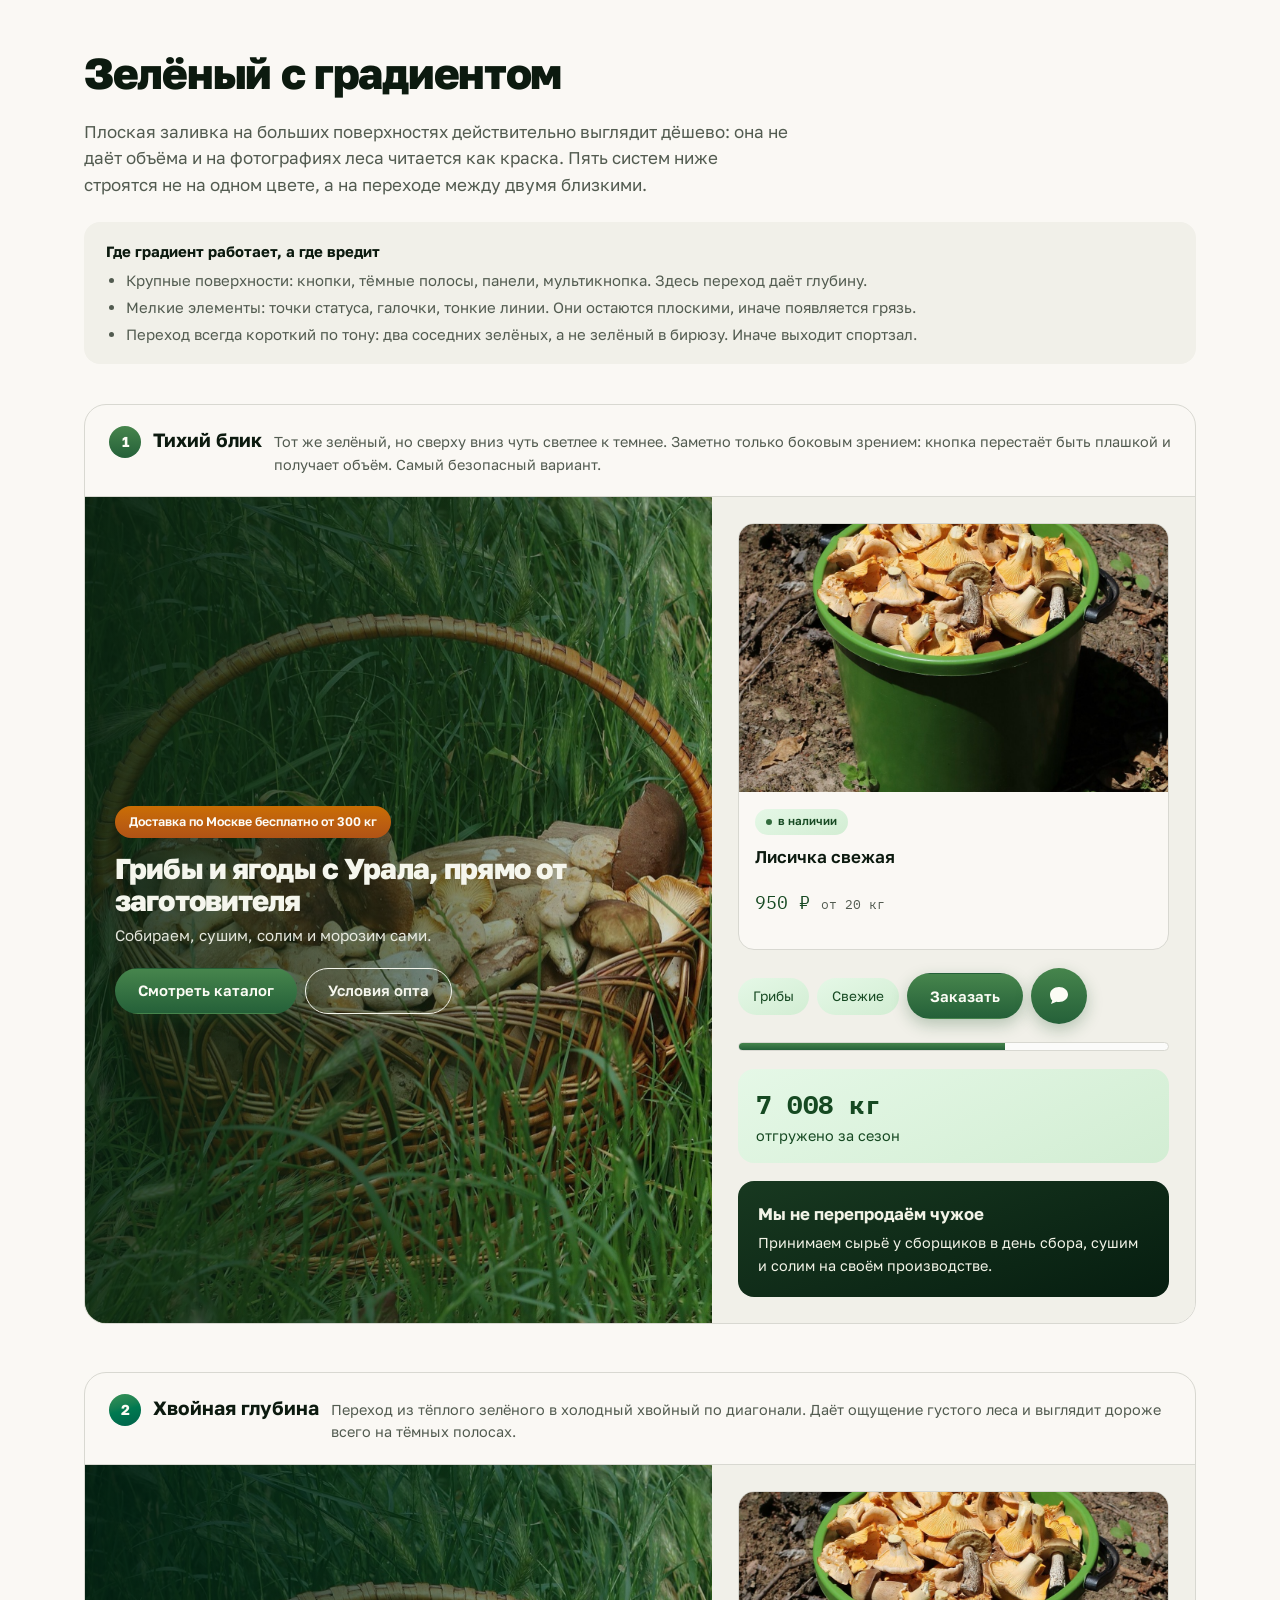
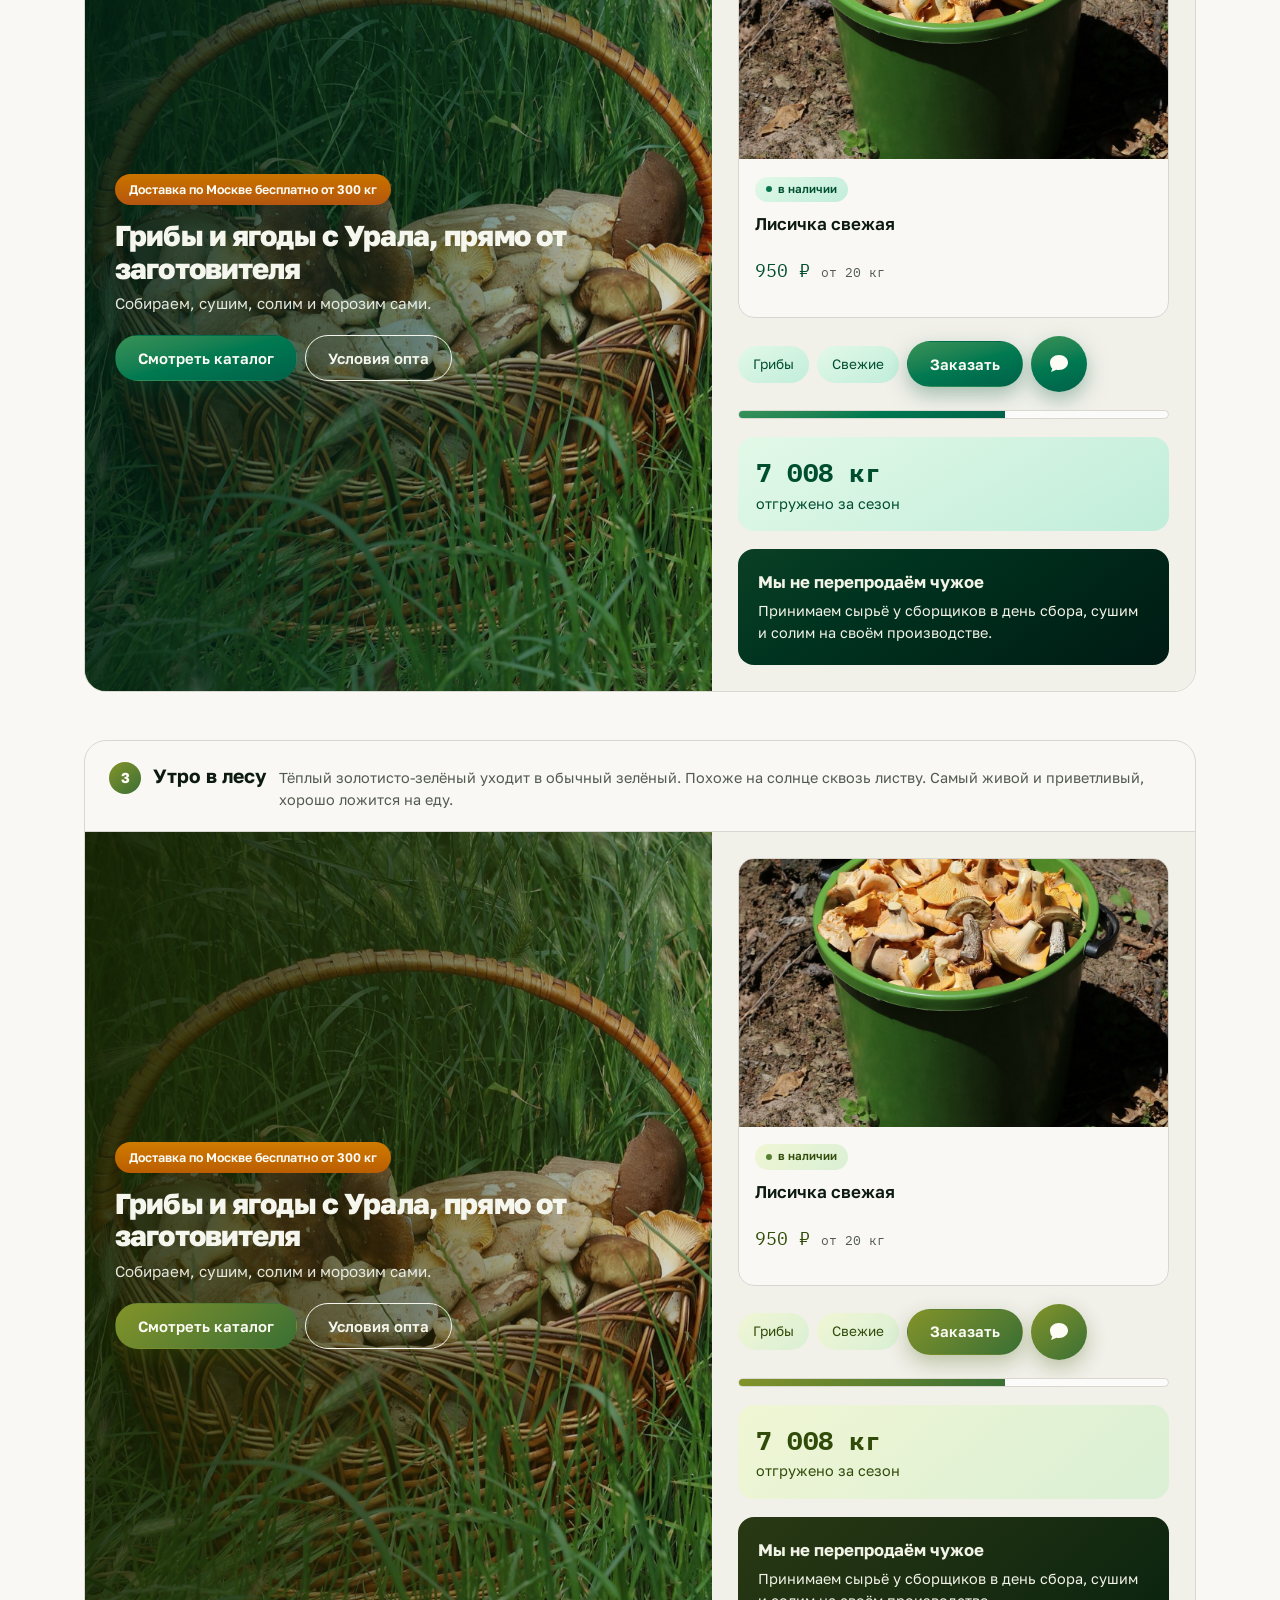
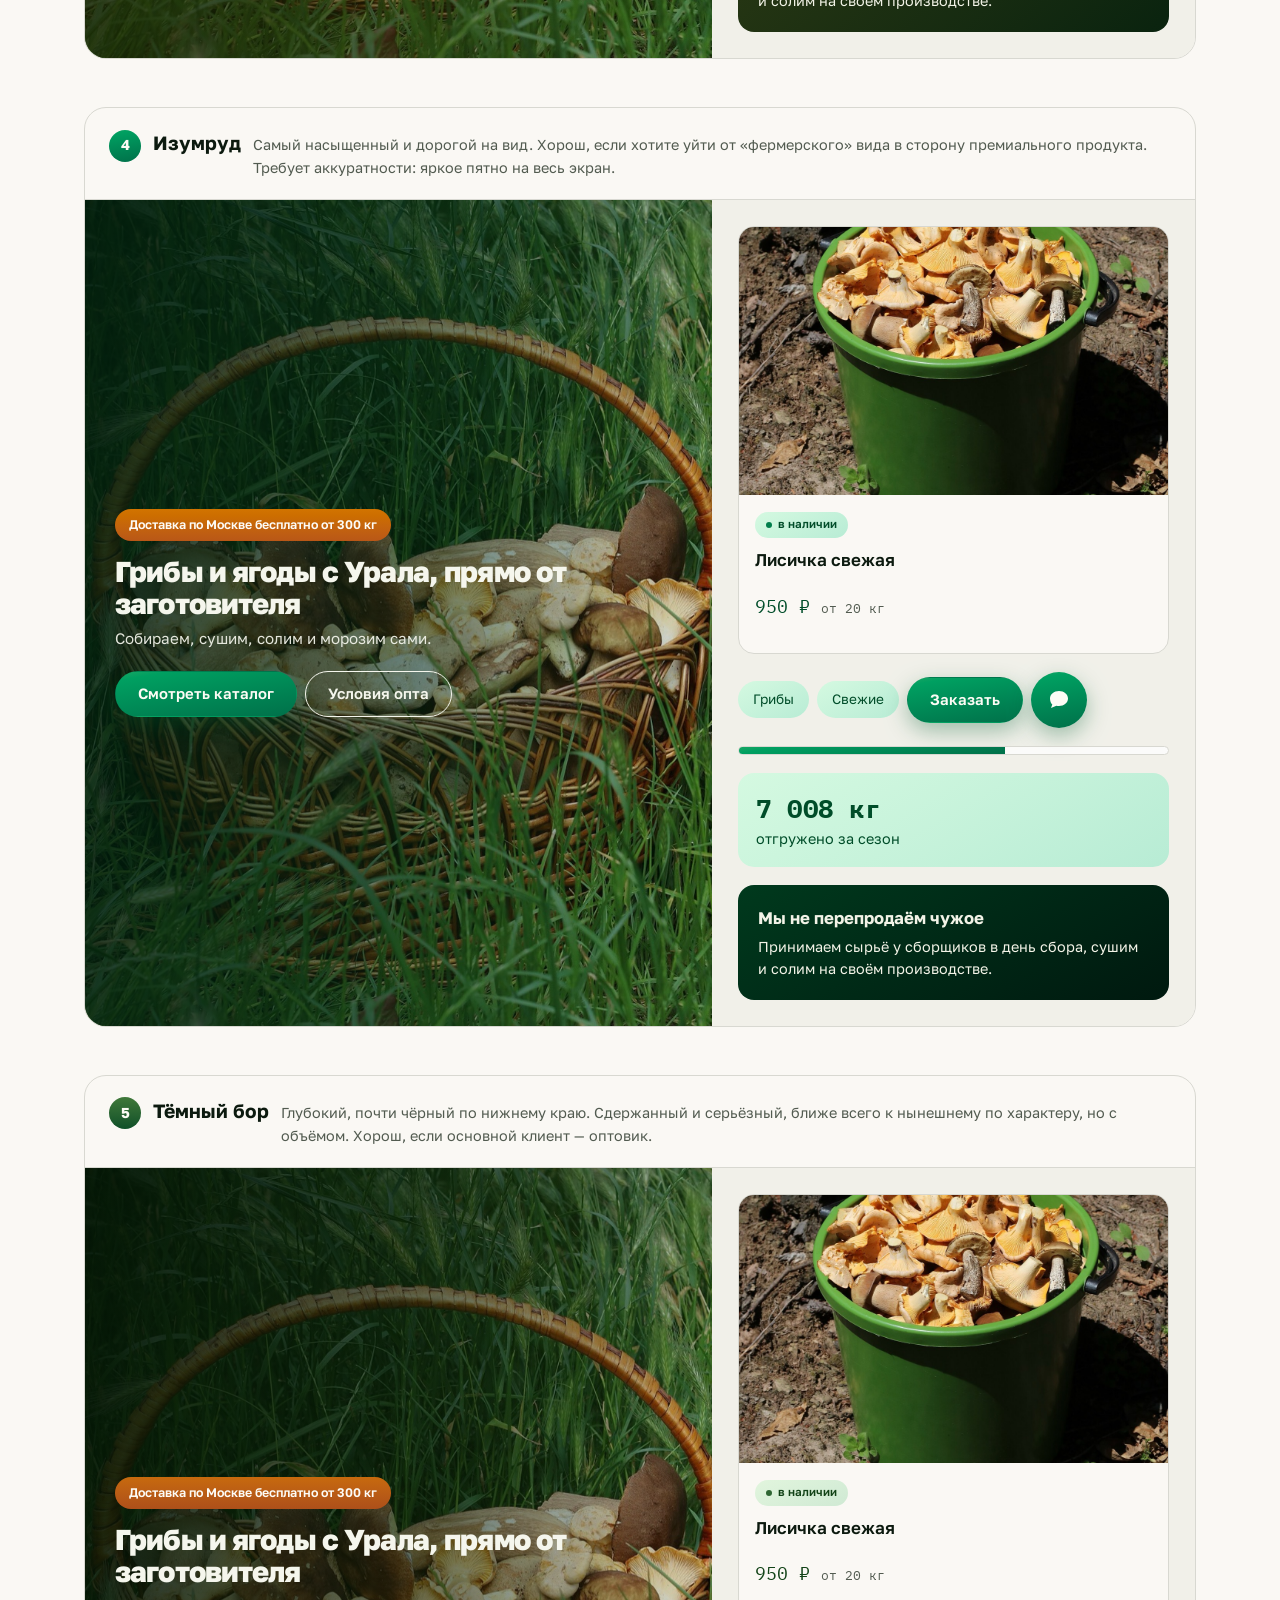
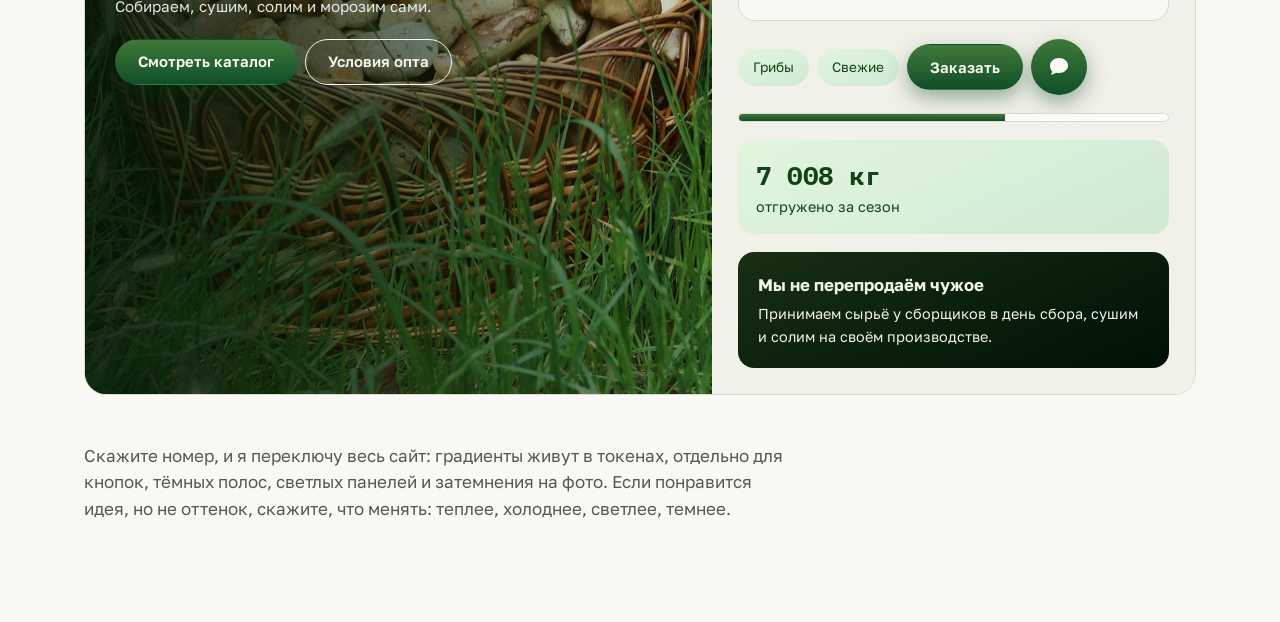
<file: palette.html>
<!doctype html>
<html lang="ru">
<head>
<meta charset="utf-8">
<meta name="viewport" content="width=device-width, initial-scale=1">
<meta name="robots" content="noindex">
<title>Лесник · зелёный с градиентом</title>
<link rel="preconnect" href="https://fonts.googleapis.com">
<link rel="preconnect" href="https://fonts.gstatic.com" crossorigin>
<link href="https://fonts.googleapis.com/css2?family=Golos+Text:wght@400;500;600;700;800&family=IBM+Plex+Mono:wght@400;500&display=swap" rel="stylesheet">
<style>
  :root {
    --paper: oklch(98% 0.006 95);
    --paper-2: oklch(95.5% 0.010 100);
    --ink: oklch(20% 0.030 150);
    --muted: oklch(46% 0.020 140);
    --rule: oklch(88% 0.010 110);
    --font: "Golos Text", ui-sans-serif, system-ui, sans-serif;
    --mono: "IBM Plex Mono", ui-monospace, monospace;
  }
  * { box-sizing: border-box; }
  body { margin: 0; background: var(--paper); color: var(--ink); font-family: var(--font); font-size: 17px; line-height: 1.55; }
  .wrap { max-width: 72rem; margin-inline: auto; padding: 40px 20px 90px; }
  h1 { font-size: clamp(1.9rem, 4vw, 2.7rem); font-weight: 800; letter-spacing: -0.03em; margin: 0 0 12px; }
  .lede { color: var(--muted); max-width: 64ch; margin: 0 0 10px; }
  .howto { background: var(--paper-2); border-radius: 16px; padding: 18px 22px; margin: 24px 0 40px; font-size: 0.93rem; }
  .howto b { display: block; margin-bottom: 6px; }
  .howto ul { margin: 0; padding-left: 20px; color: var(--muted); }
  .howto li + li { margin-top: 4px; }

  .opt { margin-bottom: 48px; border: 1px solid var(--rule); border-radius: 22px; overflow: hidden; background: var(--paper); }
  .opt__head { display: flex; flex-wrap: wrap; align-items: baseline; gap: 12px; padding: 20px 24px; border-bottom: 1px solid var(--rule); }
  .opt__n { width: 32px; height: 32px; border-radius: 50%; flex: none; display: inline-grid; place-items: center;
            background: var(--g-btn); color: var(--on); font-size: 0.9rem; font-weight: 700; }
  .opt__name { font-size: 1.2rem; font-weight: 700; }
  .opt__why { flex: 1 1 24rem; font-size: 0.9rem; color: var(--muted); }

  .demo { display: grid; grid-template-columns: 1fr; }
  @media (min-width: 56rem) { .demo { grid-template-columns: 1.3fr 1fr; } }

  .banner { position: relative; min-height: 300px; display: flex; align-items: center; }
  .banner img { position: absolute; inset: 0; width: 100%; height: 100%; object-fit: cover; }
  .banner__veil { position: absolute; inset: 0; background: var(--g-veil); }
  .banner__copy { position: relative; padding: 30px; color: oklch(97% 0.012 110); max-width: 32rem; }
  .banner__promo { display: inline-block; background: var(--g-warm); color: oklch(99% 0.006 90);
                   font-size: 0.78rem; font-weight: 600; padding: 6px 14px; border-radius: 999px; margin-bottom: 14px; }
  .banner h2 { font-size: 1.8rem; font-weight: 800; letter-spacing: -0.03em; margin: 0 0 8px; line-height: 1.12; }
  .banner p { margin: 0 0 20px; font-size: 0.95rem; opacity: 0.92; }

  .b { display: inline-flex; align-items: center; min-height: 46px; padding-inline: 22px; border-radius: 999px;
       font-weight: 600; font-size: 0.93rem; text-decoration: none; border: 1px solid transparent; cursor: pointer; }
  .b--solid { background: var(--g-btn); color: var(--on); box-shadow: var(--btn-shadow); }
  .b--ghost { border-color: oklch(97% 0.012 110); color: oklch(97% 0.012 110); margin-left: 8px; }

  .side { padding: 26px; display: grid; gap: 18px; align-content: start; background: var(--paper-2); }
  .card { background: var(--paper); border: 1px solid var(--rule); border-radius: 16px; overflow: hidden; }
  .card img { width: 100%; aspect-ratio: 16/10; object-fit: cover; display: block; }
  .card__b { padding: 14px 16px; }
  .tag { display: inline-flex; align-items: center; gap: 6px; font-size: 0.72rem; font-weight: 600;
         background: var(--g-soft); color: var(--ink2); padding: 4px 11px; border-radius: 999px; }
  .tag i { width: 6px; height: 6px; border-radius: 50%; background: var(--a); }
  .card__n { font-weight: 600; margin: 9px 0 2px; }
  .card__p { font-family: var(--mono); font-size: 1.15rem; color: var(--ink2); }
  .row { display: flex; gap: 8px; flex-wrap: wrap; align-items: center; }
  .chip { font-size: 0.85rem; padding: 8px 15px; border-radius: 999px; background: var(--g-soft); color: var(--ink2); }
  .bar { height: 9px; border-radius: 999px; background: oklch(100% 0 0 / 0.75); overflow: hidden; border: 1px solid var(--rule); }
  .bar i { display: block; height: 100%; width: 62%; background: var(--g-btn); }
  .strip { border-radius: 16px; background: var(--g-soft); color: var(--ink2); padding: 16px 18px; font-size: 0.9rem; }
  .strip b { font-family: var(--mono); font-size: 1.6rem; font-weight: 700; display: block; letter-spacing: -0.02em; }
  .dark { border-radius: 16px; background: var(--g-dark); color: oklch(96% 0.016 110); padding: 20px; font-size: 0.9rem; }
  .dark b { display: block; font-weight: 700; font-size: 1.05rem; margin-bottom: 5px; }
  .fab { width: 56px; height: 56px; border-radius: 50%; background: var(--g-btn); box-shadow: var(--btn-shadow);
         display: grid; place-items: center; color: var(--on); }
  .fab svg { width: 24px; height: 24px; fill: currentColor; }
</style>
</head>
<body>
<div class="wrap">
  <h1>Зелёный с градиентом</h1>
  <p class="lede">Плоская заливка на больших поверхностях действительно выглядит дёшево: она не даёт объёма и на фотографиях леса читается как краска. Пять систем ниже строятся не на одном цвете, а на переходе между двумя близкими.</p>

  <div class="howto">
    <b>Где градиент работает, а где вредит</b>
    <ul>
      <li>Крупные поверхности: кнопки, тёмные полосы, панели, мультикнопка. Здесь переход даёт глубину.</li>
      <li>Мелкие элементы: точки статуса, галочки, тонкие линии. Они остаются плоскими, иначе появляется грязь.</li>
      <li>Переход всегда короткий по тону: два соседних зелёных, а не зелёный в бирюзу. Иначе выходит спортзал.</li>
    </ul>
  </div>

  <!-- 1 -->
  <section class="opt" style="
    --a: oklch(48% 0.095 148); --on: oklch(99% 0.010 110); --ink2: oklch(36% 0.085 148);
    --g-btn: linear-gradient(180deg, oklch(56% 0.108 146) 0%, oklch(44% 0.090 152) 100%);
    --g-dark: linear-gradient(160deg, oklch(31% 0.058 150) 0%, oklch(21% 0.040 155) 100%);
    --g-soft: linear-gradient(155deg, oklch(96% 0.030 148) 0%, oklch(92% 0.045 146) 100%);
    --g-veil: linear-gradient(100deg, oklch(22% 0.045 152 / 0.92) 0%, oklch(24% 0.050 148 / 0.55) 55%, transparent 100%);
    --g-warm: linear-gradient(180deg, oklch(63% 0.150 58) 0%, oklch(55% 0.140 48) 100%);
    --btn-shadow: 0 6px 16px oklch(40% 0.09 148 / 0.28);">
    <div class="opt__head">
      <span class="opt__n">1</span>
      <span class="opt__name">Тихий блик</span>
      <span class="opt__why">Тот же зелёный, но сверху вниз чуть светлее к темнее. Заметно только боковым зрением: кнопка перестаёт быть плашкой и получает объём. Самый безопасный вариант.</span>
    </div>
    <div class="demo">
      <div class="banner">
        <img src="img/hero.jpg" alt="">
        <div class="banner__veil"></div>
        <div class="banner__copy">
          <span class="banner__promo">Доставка по Москве бесплатно от 300 кг</span>
          <h2>Грибы и ягоды с Урала, прямо от заготовителя</h2>
          <p>Собираем, сушим, солим и морозим сами.</p>
          <a class="b b--solid" href="#">Смотреть каталог</a><a class="b b--ghost" href="#">Условия опта</a>
        </div>
      </div>
      <div class="side">
        <div class="card"><img src="img/lisichka.jpg" alt="">
          <div class="card__b"><span class="tag"><i></i>в наличии</span>
            <p class="card__n">Лисичка свежая</p>
            <p class="card__p">950 ₽ <span style="font-size:.8rem;color:var(--muted)">от 20 кг</span></p></div></div>
        <div class="row"><span class="chip">Грибы</span><span class="chip">Свежие</span><a class="b b--solid" href="#">Заказать</a><span class="fab"><svg viewBox="0 0 24 24"><path d="M12 3c5 0 9 3.4 9 7.5S17 18 12 18c-.9 0-1.8-.1-2.6-.3L4 20l1.3-3.4C3.9 15.2 3 13 3 10.5 3 6.4 7 3 12 3z"/></svg></span></div>
        <div class="bar"><i></i></div>
        <div class="strip"><b>7 008 кг</b>отгружено за сезон</div>
        <div class="dark"><b>Мы не перепродаём чужое</b>Принимаем сырьё у сборщиков в день сбора, сушим и солим на своём производстве.</div>
      </div>
    </div>
  </section>

  <!-- 2 -->
  <section class="opt" style="
    --a: oklch(50% 0.110 160); --on: oklch(99% 0.010 110); --ink2: oklch(37% 0.095 162);
    --g-btn: linear-gradient(165deg, oklch(59% 0.125 152) 0%, oklch(43% 0.105 172) 100%);
    --g-dark: linear-gradient(145deg, oklch(33% 0.072 156) 0%, oklch(19% 0.048 176) 100%);
    --g-soft: linear-gradient(150deg, oklch(96% 0.032 152) 0%, oklch(91% 0.052 168) 100%);
    --g-veil: linear-gradient(100deg, oklch(20% 0.050 168 / 0.92) 0%, oklch(24% 0.055 158 / 0.55) 55%, transparent 100%);
    --g-warm: linear-gradient(180deg, oklch(64% 0.150 62) 0%, oklch(56% 0.142 50) 100%);
    --btn-shadow: 0 8px 20px oklch(38% 0.10 165 / 0.32);">
    <div class="opt__head">
      <span class="opt__n">2</span>
      <span class="opt__name">Хвойная глубина</span>
      <span class="opt__why">Переход из тёплого зелёного в холодный хвойный по диагонали. Даёт ощущение густого леса и выглядит дороже всего на тёмных полосах.</span>
    </div>
    <div class="demo">
      <div class="banner">
        <img src="img/hero.jpg" alt="">
        <div class="banner__veil"></div>
        <div class="banner__copy">
          <span class="banner__promo">Доставка по Москве бесплатно от 300 кг</span>
          <h2>Грибы и ягоды с Урала, прямо от заготовителя</h2>
          <p>Собираем, сушим, солим и морозим сами.</p>
          <a class="b b--solid" href="#">Смотреть каталог</a><a class="b b--ghost" href="#">Условия опта</a>
        </div>
      </div>
      <div class="side">
        <div class="card"><img src="img/lisichka.jpg" alt="">
          <div class="card__b"><span class="tag"><i></i>в наличии</span>
            <p class="card__n">Лисичка свежая</p>
            <p class="card__p">950 ₽ <span style="font-size:.8rem;color:var(--muted)">от 20 кг</span></p></div></div>
        <div class="row"><span class="chip">Грибы</span><span class="chip">Свежие</span><a class="b b--solid" href="#">Заказать</a><span class="fab"><svg viewBox="0 0 24 24"><path d="M12 3c5 0 9 3.4 9 7.5S17 18 12 18c-.9 0-1.8-.1-2.6-.3L4 20l1.3-3.4C3.9 15.2 3 13 3 10.5 3 6.4 7 3 12 3z"/></svg></span></div>
        <div class="bar"><i></i></div>
        <div class="strip"><b>7 008 кг</b>отгружено за сезон</div>
        <div class="dark"><b>Мы не перепродаём чужое</b>Принимаем сырьё у сборщиков в день сбора, сушим и солим на своём производстве.</div>
      </div>
    </div>
  </section>

  <!-- 3 -->
  <section class="opt" style="
    --a: oklch(55% 0.115 132); --on: oklch(99% 0.010 110); --ink2: oklch(38% 0.095 130);
    --g-btn: linear-gradient(140deg, oklch(63% 0.130 118) 0%, oklch(49% 0.108 142) 100%);
    --g-dark: linear-gradient(140deg, oklch(32% 0.062 128) 0%, oklch(23% 0.050 148) 100%);
    --g-soft: linear-gradient(140deg, oklch(96% 0.045 115) 0%, oklch(93% 0.042 140) 100%);
    --g-veil: linear-gradient(100deg, oklch(23% 0.055 130 / 0.92) 0%, oklch(26% 0.055 122 / 0.55) 55%, transparent 100%);
    --g-warm: linear-gradient(180deg, oklch(66% 0.155 66) 0%, oklch(58% 0.145 54) 100%);
    --btn-shadow: 0 8px 20px oklch(44% 0.11 128 / 0.30);">
    <div class="opt__head">
      <span class="opt__n">3</span>
      <span class="opt__name">Утро в лесу</span>
      <span class="opt__why">Тёплый золотисто-зелёный уходит в обычный зелёный. Похоже на солнце сквозь листву. Самый живой и приветливый, хорошо ложится на еду.</span>
    </div>
    <div class="demo">
      <div class="banner">
        <img src="img/hero.jpg" alt="">
        <div class="banner__veil"></div>
        <div class="banner__copy">
          <span class="banner__promo">Доставка по Москве бесплатно от 300 кг</span>
          <h2>Грибы и ягоды с Урала, прямо от заготовителя</h2>
          <p>Собираем, сушим, солим и морозим сами.</p>
          <a class="b b--solid" href="#">Смотреть каталог</a><a class="b b--ghost" href="#">Условия опта</a>
        </div>
      </div>
      <div class="side">
        <div class="card"><img src="img/lisichka.jpg" alt="">
          <div class="card__b"><span class="tag"><i></i>в наличии</span>
            <p class="card__n">Лисичка свежая</p>
            <p class="card__p">950 ₽ <span style="font-size:.8rem;color:var(--muted)">от 20 кг</span></p></div></div>
        <div class="row"><span class="chip">Грибы</span><span class="chip">Свежие</span><a class="b b--solid" href="#">Заказать</a><span class="fab"><svg viewBox="0 0 24 24"><path d="M12 3c5 0 9 3.4 9 7.5S17 18 12 18c-.9 0-1.8-.1-2.6-.3L4 20l1.3-3.4C3.9 15.2 3 13 3 10.5 3 6.4 7 3 12 3z"/></svg></span></div>
        <div class="bar"><i></i></div>
        <div class="strip"><b>7 008 кг</b>отгружено за сезон</div>
        <div class="dark"><b>Мы не перепродаём чужое</b>Принимаем сырьё у сборщиков в день сбора, сушим и солим на своём производстве.</div>
      </div>
    </div>
  </section>

  <!-- 4 -->
  <section class="opt" style="
    --a: oklch(52% 0.130 158); --on: oklch(99% 0.010 110); --ink2: oklch(36% 0.105 160);
    --g-btn: linear-gradient(170deg, oklch(64% 0.150 156) 0%, oklch(47% 0.130 166) 100%);
    --g-dark: linear-gradient(150deg, oklch(30% 0.082 158) 0%, oklch(18% 0.055 172) 100%);
    --g-soft: linear-gradient(150deg, oklch(95% 0.050 156) 0%, oklch(90% 0.062 166) 100%);
    --g-veil: linear-gradient(100deg, oklch(19% 0.060 164 / 0.92) 0%, oklch(22% 0.065 158 / 0.55) 55%, transparent 100%);
    --g-warm: linear-gradient(180deg, oklch(65% 0.155 60) 0%, oklch(57% 0.145 48) 100%);
    --btn-shadow: 0 8px 22px oklch(40% 0.13 160 / 0.35);">
    <div class="opt__head">
      <span class="opt__n">4</span>
      <span class="opt__name">Изумруд</span>
      <span class="opt__why">Самый насыщенный и дорогой на вид. Хорош, если хотите уйти от «фермерского» вида в сторону премиального продукта. Требует аккуратности: яркое пятно на весь экран.</span>
    </div>
    <div class="demo">
      <div class="banner">
        <img src="img/hero.jpg" alt="">
        <div class="banner__veil"></div>
        <div class="banner__copy">
          <span class="banner__promo">Доставка по Москве бесплатно от 300 кг</span>
          <h2>Грибы и ягоды с Урала, прямо от заготовителя</h2>
          <p>Собираем, сушим, солим и морозим сами.</p>
          <a class="b b--solid" href="#">Смотреть каталог</a><a class="b b--ghost" href="#">Условия опта</a>
        </div>
      </div>
      <div class="side">
        <div class="card"><img src="img/lisichka.jpg" alt="">
          <div class="card__b"><span class="tag"><i></i>в наличии</span>
            <p class="card__n">Лисичка свежая</p>
            <p class="card__p">950 ₽ <span style="font-size:.8rem;color:var(--muted)">от 20 кг</span></p></div></div>
        <div class="row"><span class="chip">Грибы</span><span class="chip">Свежие</span><a class="b b--solid" href="#">Заказать</a><span class="fab"><svg viewBox="0 0 24 24"><path d="M12 3c5 0 9 3.4 9 7.5S17 18 12 18c-.9 0-1.8-.1-2.6-.3L4 20l1.3-3.4C3.9 15.2 3 13 3 10.5 3 6.4 7 3 12 3z"/></svg></span></div>
        <div class="bar"><i></i></div>
        <div class="strip"><b>7 008 кг</b>отгружено за сезон</div>
        <div class="dark"><b>Мы не перепродаём чужое</b>Принимаем сырьё у сборщиков в день сбора, сушим и солим на своём производстве.</div>
      </div>
    </div>
  </section>

  <!-- 5 -->
  <section class="opt" style="
    --a: oklch(46% 0.100 145); --on: oklch(99% 0.010 110); --ink2: oklch(34% 0.090 145);
    --g-btn: linear-gradient(180deg, oklch(52% 0.112 142) 0%, oklch(38% 0.092 152) 100%);
    --g-dark: linear-gradient(155deg, oklch(28% 0.058 140) 0%, oklch(16% 0.038 152) 100%);
    --g-soft: linear-gradient(155deg, oklch(95% 0.038 140) 0%, oklch(91% 0.040 150) 100%);
    --g-veil: linear-gradient(100deg, oklch(17% 0.042 148 / 0.94) 0%, oklch(20% 0.048 142 / 0.58) 55%, transparent 100%);
    --g-warm: linear-gradient(180deg, oklch(62% 0.148 56) 0%, oklch(54% 0.138 46) 100%);
    --btn-shadow: 0 8px 20px oklch(30% 0.09 148 / 0.38);">
    <div class="opt__head">
      <span class="opt__n">5</span>
      <span class="opt__name">Тёмный бор</span>
      <span class="opt__why">Глубокий, почти чёрный по нижнему краю. Сдержанный и серьёзный, ближе всего к нынешнему по характеру, но с объёмом. Хорош, если основной клиент — оптовик.</span>
    </div>
    <div class="demo">
      <div class="banner">
        <img src="img/hero.jpg" alt="">
        <div class="banner__veil"></div>
        <div class="banner__copy">
          <span class="banner__promo">Доставка по Москве бесплатно от 300 кг</span>
          <h2>Грибы и ягоды с Урала, прямо от заготовителя</h2>
          <p>Собираем, сушим, солим и морозим сами.</p>
          <a class="b b--solid" href="#">Смотреть каталог</a><a class="b b--ghost" href="#">Условия опта</a>
        </div>
      </div>
      <div class="side">
        <div class="card"><img src="img/lisichka.jpg" alt="">
          <div class="card__b"><span class="tag"><i></i>в наличии</span>
            <p class="card__n">Лисичка свежая</p>
            <p class="card__p">950 ₽ <span style="font-size:.8rem;color:var(--muted)">от 20 кг</span></p></div></div>
        <div class="row"><span class="chip">Грибы</span><span class="chip">Свежие</span><a class="b b--solid" href="#">Заказать</a><span class="fab"><svg viewBox="0 0 24 24"><path d="M12 3c5 0 9 3.4 9 7.5S17 18 12 18c-.9 0-1.8-.1-2.6-.3L4 20l1.3-3.4C3.9 15.2 3 13 3 10.5 3 6.4 7 3 12 3z"/></svg></span></div>
        <div class="bar"><i></i></div>
        <div class="strip"><b>7 008 кг</b>отгружено за сезон</div>
        <div class="dark"><b>Мы не перепродаём чужое</b>Принимаем сырьё у сборщиков в день сбора, сушим и солим на своём производстве.</div>
      </div>
    </div>
  </section>

  <p class="lede">Скажите номер, и я переключу весь сайт: градиенты живут в токенах, отдельно для кнопок, тёмных полос, светлых панелей и затемнения на фото. Если понравится идея, но не оттенок, скажите, что менять: теплее, холоднее, светлее, темнее.</p>
</div>
</body>
</html>
</file>
<file: app.css>
/* v4 · Лесник · правки клиента 11.08.2026
 * шапка однострочная с центрированным меню и выпадающим списком,
 * мультикнопка связи, редизайн карточек и блоков, каталог с фильтрами,
 * блог по образцу Монолита, новые разделы
 */

@import url("tokens.css");

*, *::before, *::after { box-sizing: border-box; }
html, body { overflow-x: clip; }

html {
  background: var(--color-paper);
  color: var(--color-ink);
  font-family: var(--font-body);
  -webkit-text-size-adjust: 100%;
}

body {
  margin: 0;
  font-size: var(--text-base);
  line-height: var(--lh-normal);
  padding-top: var(--mast-h, 5rem);
}

h1, h2, h3, h4 {
  font-family: var(--font-display);
  font-weight: var(--display-weight);
  letter-spacing: var(--tracking-display);
  line-height: var(--lh-snug);
  margin: 0;
  overflow-wrap: anywhere;
  min-width: 0;
}

p { margin: 0 0 var(--space-md); max-width: var(--measure); }
img { max-width: 100%; display: block; }

a { color: var(--color-accent); text-decoration-thickness: 1px; text-underline-offset: 3px; }
a:hover { color: var(--color-accent-ink); }

:focus-visible { outline: 2px solid var(--color-focus); outline-offset: 2px; }

.wrap { max-width: var(--page-max); margin-inline: auto; padding-inline: clamp(1rem, 4vw, 2rem); }

.sr-only {
  position: absolute; width: 1px; height: 1px;
  padding: 0; margin: -1px; overflow: hidden;
  clip: rect(0 0 0 0); white-space: nowrap; border: 0;
}

.num { font-family: var(--font-mono); font-variant-numeric: tabular-nums; }

/* полосы прокрутки прячем везде, где скролл горизонтальный и есть свои стрелки */
.noscrollbar { scrollbar-width: none; -ms-overflow-style: none; }
.noscrollbar::-webkit-scrollbar { width: 0; height: 0; display: none; }

@media (prefers-reduced-motion: no-preference) {
  [data-reveal] { opacity: 0; transform: translateY(18px); transition: opacity var(--dur-long) var(--ease-out), transform var(--dur-long) var(--ease-out); }
  [data-reveal].in { opacity: 1; transform: none; }
}

/* ═════════════  1. ШАПКА: одна строка, меню по центру  ═════════════ */

.mast {
  position: fixed; top: 0; left: 0; right: 0;
  z-index: var(--z-sticky-nav);
  background: var(--color-paper);
  border-bottom: 1px solid var(--color-rule);
  transition: box-shadow var(--dur-short) var(--ease-out), padding var(--dur-short) var(--ease-out);
}
.mast.is-compact { box-shadow: var(--shadow-1); }

.mast__in {
  position: relative;
  display: flex; align-items: center; gap: var(--space-md);
  padding-block: var(--space-sm);
  transition: padding var(--dur-short) var(--ease-out);
}
.mast.is-compact .mast__in { padding-block: calc(var(--space-sm) - 4px); }

.mast__word {
  font-family: var(--font-display); font-weight: 700;
  font-size: clamp(1.25rem, 2.4vw, 1.6rem);
  letter-spacing: 0.02em; line-height: 1;
  color: var(--color-ink); text-decoration: none; flex: none;
}
.mast__word:hover { color: var(--color-accent); }

.catbtn {
  font: inherit; font-family: var(--font-label); font-weight: 600; font-size: var(--text-sm);
  display: inline-flex; align-items: center; gap: 8px;
  min-height: 44px; padding: 9px 18px; flex: none;
  background: var(--grad-accent); color: var(--color-on-accent);
  border: 0; border-radius: var(--radius-pill); box-shadow: var(--shadow-accent);
  text-decoration: none; cursor: pointer; white-space: nowrap;
  transition: background var(--dur-micro) var(--ease-out), transform var(--dur-micro) var(--ease-out);
}
.catbtn:hover { background: var(--grad-accent-hover); color: var(--color-on-accent); }
.catbtn:active { transform: translateY(1px); }

/* поиск */
.search { position: relative; flex: none; width: 44px; transition: width var(--dur-short) var(--ease-out); }
.search__form { position: relative; display: flex; align-items: center; width: 100%; }
.search input {
  font: inherit; font-size: var(--text-sm);
  width: 100%; min-height: 44px; padding: 9px 14px 9px 38px;
  border: 1px solid var(--color-rule); border-radius: var(--radius-pill);
  background: var(--color-paper-2); color: var(--color-ink);
  text-overflow: ellipsis;
  transition: min-height var(--dur-short) var(--ease-out),
              padding var(--dur-short) var(--ease-out),
              border-color var(--dur-micro) var(--ease-out),
              background var(--dur-micro) var(--ease-out);
}
.search input::-webkit-search-cancel-button,
.search input::-webkit-search-decoration { -webkit-appearance: none; display: none; }
.search input::placeholder { color: var(--color-muted); }
/* в покое поле схлопнуто до кружка: обрезанный плейсхолдер выглядел поломкой */
.search:not(.is-open) input { color: transparent; padding-inline: 0; text-indent: -999px; }
.search:not(.is-open) input::placeholder { color: transparent; }
.search:not(.is-open):hover input { background: var(--color-paper-3); }
.search.is-open { width: 17rem; }
.search.is-open input { cursor: text; text-indent: 0; }
.search input:focus-visible { outline: 2px solid var(--color-focus); outline-offset: 1px; }
.search__ico {
  position: absolute; left: 13px; top: 50%; transform: translateY(-50%);
  color: var(--color-muted); pointer-events: none; line-height: 0;
  transition: left var(--dur-short) var(--ease-out), color var(--dur-micro) var(--ease-out);
}
.search__go, .search__x { display: none; }

/* развёрнутый режим: строка перекрывает меню и занимает всю ширину шапки */
.search.is-open { z-index: 12; }
.search.is-open .search__ico { color: var(--color-accent); }
.search.is-open input {
  min-height: 52px; font-size: var(--text-base);
  padding: 12px 10.5rem 12px 46px;
  background: var(--color-paper);
  border-color: var(--color-accent); box-shadow: var(--shadow-1);
}
.search.is-open .search__ico { left: 18px; }
.search.is-open .search__go {
  display: inline-flex; align-items: center;
  position: absolute; right: 3.25rem; top: 50%; transform: translateY(-50%);
  font: inherit; font-family: var(--font-label); font-weight: 600; font-size: var(--text-sm);
  min-height: 38px; padding-inline: var(--space-md);
  background: var(--grad-accent); color: var(--color-on-accent);
  border: 0; border-radius: var(--radius-pill); box-shadow: var(--shadow-accent); cursor: pointer;
}
.search.is-open .search__go:hover { background: var(--color-accent-ink); }
.search.is-open .search__x {
  display: inline-flex; align-items: center; justify-content: center;
  position: absolute; right: 10px; top: 50%; transform: translateY(-50%);
  width: 34px; height: 34px; line-height: 0;
  background: transparent; color: var(--color-muted);
  border: 0; border-radius: 50%; cursor: pointer;
}
.search.is-open .search__x:hover { background: var(--color-paper-2); color: var(--color-ink); }

@media (min-width: 64.0625rem) {
  .search.is-open {
    position: absolute; inset: 0; flex: none;
    width: auto;                      /* inset задаёт ширину: явная ширина её ломала */
    display: flex; align-items: center;
    background: var(--color-paper);
  }
}

/* на телефоне строка и так во всю ширину: кнопку «Найти» заменяет клавиша Enter */
@media (max-width: 30rem) {
  .search.is-open .search__go { display: none; }
  .search.is-open input { padding-right: 3.25rem; }
}

.search__drop {
  position: absolute; top: calc(100% + 6px); left: 0; right: 0;
  background: var(--color-paper); border: 1px solid var(--color-rule);
  border-radius: var(--radius-card); box-shadow: var(--shadow-2);
  padding: var(--space-2xs); z-index: 5; max-height: 26rem; overflow-y: auto;
}
.search.is-open .search__drop { top: calc(100% + 10px); }
.search__drop[hidden] { display: none; }
.search__row {
  display: flex; gap: var(--space-sm); align-items: center;
  padding: var(--space-xs); border-radius: var(--radius-input);
  text-decoration: none; color: inherit;
}
.search__row:hover, .search__row:focus-visible { background: var(--color-paper-2); outline: none; }
.search__row:focus-visible { box-shadow: inset 0 0 0 2px var(--color-focus); }
.search__row img { width: 2.75rem; height: 2.75rem; object-fit: cover; border-radius: var(--radius-input); flex: none; }
.search__row b { display: block; font-size: var(--text-sm); font-weight: 600; }
.search__row span { font-size: var(--text-xs); color: var(--color-muted); }
.search__row mark { background: var(--color-accent-soft); color: inherit; border-radius: 3px; padding: 0 1px; }
.search__price { margin-left: auto; flex: none; font-size: var(--text-sm); color: var(--color-muted); white-space: nowrap; }
.search__price--num { font-family: var(--font-mono); color: var(--color-ink); }
.search__empty { padding: var(--space-md) var(--space-sm); font-size: var(--text-sm); color: var(--color-muted); }
.search__hint {
  padding: var(--space-sm); font-size: var(--text-xs); color: var(--color-muted);
  letter-spacing: var(--tracking-label); text-transform: uppercase; font-weight: 600;
}
.search__tags { display: flex; flex-wrap: wrap; gap: var(--space-2xs); padding: 0 var(--space-sm) var(--space-sm); }
.search__tag {
  font: inherit; font-size: var(--text-sm);
  padding: 7px 14px; cursor: pointer;
  background: var(--color-paper-2); color: var(--color-ink);
  border: 1px solid var(--color-rule); border-radius: var(--radius-pill);
}
.search__tag:hover { border-color: var(--color-accent); color: var(--color-accent-ink); }
.search__all {
  display: block; padding: var(--space-sm); margin-top: var(--space-2xs);
  border-top: 1px solid var(--color-rule);
  font-size: var(--text-sm); font-weight: 600; color: var(--color-accent-ink);
  text-decoration: none; text-align: center;
}
.search__all:hover { background: var(--color-paper-2); }

/* меню по центру */
.mast__nav { display: flex; align-items: center; gap: var(--space-xs); margin-inline: auto; }
.mast__nav > a, .drop__btn {
  position: relative;
  font: inherit; font-family: var(--font-label); font-size: var(--text-sm); font-weight: 500;
  color: var(--color-neutral); text-decoration: none;
  display: inline-flex; align-items: center; gap: 5px;
  min-height: 44px; padding-inline: var(--space-sm);
  border: 0; border-radius: 0; background: transparent;
  cursor: pointer; white-space: nowrap;
  transition: color var(--dur-micro) var(--ease-out);
}
/* тонкая черта вместо плашки: пункт меню не должен выглядеть кнопкой */
.mast__nav > a::after, .drop__btn::before {
  content: ""; position: absolute; left: var(--space-sm); right: var(--space-sm); bottom: 9px;
  height: 1.5px; border-radius: 2px; background: var(--color-accent);
  transform: scaleX(0); transform-origin: center;
  transition: transform var(--dur-short) var(--ease-out);
}
.mast__nav > a:hover, .drop__btn:hover { color: var(--color-ink); }
.mast__nav > a:hover::after, .drop__btn:hover::before { transform: scaleX(0.45); }
.mast__nav > a[aria-current="page"] { color: var(--color-ink); font-weight: 600; }
.mast__nav > a[aria-current="page"]::after { transform: scaleX(1); }

.drop { position: relative; }
.drop__btn::after { content: ""; width: 6px; height: 6px; border-right: 1.5px solid currentColor; border-bottom: 1.5px solid currentColor; transform: rotate(45deg) translate(-1px, -1px); transition: transform var(--dur-micro) var(--ease-out); }
.drop[open] .drop__btn::after { transform: rotate(-135deg) translate(-2px, -2px); }
.drop[open] .drop__btn { background: var(--color-paper-2); color: var(--color-ink); }
.drop__menu {
  position: absolute; top: calc(100% + 6px); left: 50%; transform: translateX(-50%);
  min-width: 15rem; padding: var(--space-2xs);
  background: var(--color-paper); border: 1px solid var(--color-rule);
  border-radius: var(--radius-card); box-shadow: var(--shadow-2); z-index: 6;
}
/* невидимый мост: мышь идёт от кнопки к меню через зазор и не теряет наведение */
.drop__menu::before { content: ""; position: absolute; left: 0; right: 0; top: -10px; height: 10px; }
.drop__menu[hidden] { display: none; }
@media (prefers-reduced-motion: no-preference) {
  .drop[open] .drop__menu { animation: dropIn var(--dur-micro) var(--ease-out); }
}
@keyframes dropIn { from { opacity: 0; transform: translateX(-50%) translateY(-4px); } to { opacity: 1; transform: translateX(-50%); } }

/* мост для мультикнопки: список и кнопка разделены отступом */
.fab__list::after { content: ""; position: absolute; left: 0; right: 0; bottom: -14px; height: 14px; }
.fab__list { position: relative; }
.drop__menu a {
  display: block; padding: var(--space-sm) var(--space-md);
  border-radius: var(--radius-input); text-decoration: none;
  color: var(--color-ink); font-size: var(--text-sm); font-weight: 500;
}
.drop__menu a:hover { background: var(--color-paper-2); color: var(--color-accent-ink); }
.drop__menu small { display: block; font-weight: 400; font-size: var(--text-xs); color: var(--color-muted); margin-top: 2px; }

/* правая группа */
.mast__tools { display: flex; align-items: center; gap: var(--space-sm); flex: none; margin-left: auto; }
.modeswitch { display: inline-flex; border: 1px solid var(--color-rule); border-radius: var(--radius-pill); overflow: hidden; }
.modeswitch button {
  font: inherit; font-family: var(--font-label); font-size: var(--text-xs); font-weight: 600;
  letter-spacing: var(--tracking-label); text-transform: uppercase;
  padding: 6px 14px; min-height: 40px;
  background: transparent; color: var(--color-muted);
  border: 0; cursor: pointer;
  transition: background var(--dur-micro) var(--ease-out), color var(--dur-micro) var(--ease-out);
}
.modeswitch button[aria-pressed="true"] { background: var(--color-ink); color: var(--color-paper); }
.mast__phone {
  display: inline-flex; align-items: center; min-height: 44px; padding-inline: var(--space-2xs);
  font-family: var(--font-mono); font-size: var(--text-sm); color: var(--color-neutral);
  text-decoration: none; white-space: nowrap; letter-spacing: -0.01em;
}
.mast__phone:hover { color: var(--color-accent); }
.cartlink[hidden] { display: none; }
.cartlink .num {
  min-width: 20px; height: 20px; padding-inline: 6px;
  display: inline-grid; place-items: center;
  background: var(--grad-accent); color: var(--color-on-accent);
  border-radius: var(--radius-pill); font-family: var(--font-label);
  font-size: var(--text-xs); font-weight: 700;
}

.burger { display: none; }

@media (max-width: 64rem) {
  .mast__in { flex-wrap: wrap; row-gap: 6px; padding-block: 8px; }
  .search { order: 5; flex: 1 1 100%; }
  .mast__nav {
    order: 6; flex: 1 1 100%; margin-inline: 0;
    overflow-x: auto; flex-wrap: nowrap; justify-content: flex-start;
    scrollbar-width: none;
    /* затухание справа: видно, что полоса листается дальше */
    -webkit-mask-image: linear-gradient(90deg, #000 calc(100% - 28px), transparent);
    mask-image: linear-gradient(90deg, #000 calc(100% - 28px), transparent);
  }
  .mast__nav::-webkit-scrollbar { display: none; }
  .mast__nav > a, .drop__btn { min-height: 44px; }

  /* Выпадающее меню клипается прокруткой полосы, поэтому на мобильном
     «О нас» раскрывается тремя плоскими ссылками, а кнопки-дропдауна нет. */
  .drop { display: none; }
  .mast__nav > a.navm { display: inline-flex; }

  .mast__phone { display: none; }
  .mast__call { display: inline-flex; }

  /* при прокрутке вниз шапка сжимается до одной строки: поиск и меню прячутся */
  .mast.is-compact .search, .mast.is-compact .mast__nav { display: none; }
}
@media (min-width: 64.0625rem) {
  .mast__nav > a.navm { display: none; }
  .mast__call { display: none; }
}
.mast__call {
  align-items: center; justify-content: center;
  width: 44px; height: 44px; flex: none;
  border: 1px solid var(--color-rule); border-radius: var(--radius-pill);
  color: var(--color-ink); line-height: 0;
}
.mast__call:hover { border-color: var(--color-accent); color: var(--color-accent-ink); }

.dl__link { color: var(--color-accent-ink); text-decoration: underline; text-underline-offset: 3px; }
.dl__link:hover { color: var(--color-accent); }

.fab__item--soon { opacity: 0.55; cursor: default; }

.toast {
  position: fixed; left: 16px; right: 16px; bottom: 84px;
  z-index: calc(var(--z-sticky-nav) + 5);
  margin-inline: auto; max-width: 26rem;
  padding: 12px 16px; border-radius: var(--radius-card);
  background: var(--color-block); color: var(--color-block-ink);
  box-shadow: var(--shadow-2); font-size: var(--text-sm); text-align: center;
}
.toast[hidden] { display: none; }
.toast--bad { background: var(--color-amber-ink); }
.toast__act {
  font: inherit; font-weight: 600; margin-left: 12px; padding: 4px 12px;
  min-height: 32px; cursor: pointer;
  background: transparent; color: var(--color-block-ink);
  border: 1px solid oklch(100% 0 0 / 0.5); border-radius: var(--radius-pill);
}
.toast__act:hover { background: var(--color-block-ink); color: var(--color-block); border-color: var(--color-block-ink); }

.empty__h { font-size: var(--text-lg); margin-bottom: var(--space-xs); }

/* подтверждение отправки: остаётся на странице, а не мигает на кнопке */
.form-ok {
  grid-column: 1 / -1;
  margin-top: var(--space-md); padding: var(--space-sm) var(--space-md);
  background: var(--color-accent-soft); color: var(--color-accent-ink);
  border-radius: var(--radius-input); font-size: var(--text-sm); line-height: 1.5;
}
.form-ok a { color: inherit; font-weight: 600; }
.pband .form-ok { background: oklch(100% 0 0 / 0.12); color: var(--color-block-ink); }
.empty__sub { display: flex; gap: var(--space-sm); flex-wrap: wrap; justify-content: center; margin-top: var(--space-md); }
.empty__sub .field { flex: 1 1 14rem; max-width: 20rem; margin: 0; }
.colophon__soon { display: inline-flex; align-items: center; gap: 8px; opacity: 0.5; }
.colophon__soon svg { width: 16px; height: 16px; fill: currentColor; }

/* ═════════════  2. МУЛЬТИКНОПКА СВЯЗИ  ═════════════ */

.fab { position: fixed; right: clamp(1rem, 3vw, 1.75rem); bottom: clamp(1rem, 3vw, 1.75rem); z-index: var(--z-fab); display: flex; flex-direction: column; align-items: flex-end; gap: var(--space-sm); }

.fab__list { display: flex; flex-direction: column; align-items: flex-end; gap: var(--space-xs); }
.fab__list[hidden] { display: none; }
.fab__item {
  display: inline-flex; align-items: center; gap: var(--space-sm);
  background: var(--color-paper); color: var(--color-ink);
  border: 1px solid var(--color-rule); border-radius: var(--radius-pill);
  padding: 8px 16px 8px 8px; min-height: 48px;
  text-decoration: none; box-shadow: var(--shadow-1);
  cursor: pointer; font: inherit; font-size: var(--text-sm);
  transition: transform var(--dur-micro) var(--ease-out), box-shadow var(--dur-micro) var(--ease-out);
}
.fab__item:hover { transform: translateX(-3px); box-shadow: var(--shadow-2); color: var(--color-ink); }
.fab__ico { width: 32px; height: 32px; border-radius: 50%; display: inline-flex; align-items: center; justify-content: center; flex: none; color: #fff; }
.fab__ico svg { width: 18px; height: 18px; fill: currentColor; }
.fab__ico--tg   { background: #2aa2e0; }
.fab__ico--wa   { background: #25b04c; }
.fab__ico--max  { background: #6b4ee6; }
.fab__ico--chat { background: var(--color-accent); }
.fab__item b { display: block; font-weight: 600; line-height: 1.2; }
.fab__item small { display: block; font-size: var(--text-xs); color: var(--color-muted); }

.fab__main {
  width: 56px; height: 56px; border-radius: 50%;
  border: 0; cursor: pointer; align-self: flex-end;
  background: var(--grad-accent); color: var(--color-on-accent);
  box-shadow: var(--shadow-2), var(--shadow-accent);
  display: inline-flex; align-items: center; justify-content: center;
  transition: transform var(--dur-short) var(--ease-out), background var(--dur-micro) var(--ease-out);
}
/* на телефоне кнопка чуть меньше: меньше перекрывает контент у правого края */
@media (max-width: 40rem) {
  .fab__main { width: 48px; height: 48px; }
}
.fab__main:hover { background: var(--color-accent-ink); }
.fab__main svg { width: 26px; height: 26px; fill: currentColor; }
.fab__main[aria-expanded="true"] { transform: rotate(45deg); }
.fab__main[aria-expanded="true"] .fab__plus { display: block; }
.fab__main .fab__plus { display: none; }
.fab__main[aria-expanded="true"] .fab__chatico { display: none; }

/* окно чата */
.chat {
  position: fixed; right: clamp(1rem, 3vw, 1.75rem); bottom: calc(clamp(1rem, 3vw, 1.75rem) + 68px);
  width: min(23rem, calc(100vw - 2rem)); z-index: var(--z-chat);
  background: var(--color-paper); border: 1px solid var(--color-rule);
  border-radius: var(--radius-banner); box-shadow: var(--shadow-2);
  display: flex; flex-direction: column; overflow: hidden;
  max-height: min(32rem, calc(100vh - 8rem));
}
.chat[hidden] { display: none; }
.chat__head { background: var(--color-block); color: var(--color-block-ink); padding: var(--space-md) var(--space-lg); }
.chat__head b { display: block; font-weight: 600; }
.chat__head small { display: block; font-size: var(--text-xs); color: var(--color-block-mute); margin-top: 2px; }
.chat__close { position: absolute; top: 12px; right: 14px; background: transparent; border: 0; color: var(--color-block-ink); font-size: 1.3rem; cursor: pointer; line-height: 1; padding: 4px; }
.chat__body { padding: var(--space-md); overflow-y: auto; display: flex; flex-direction: column; gap: var(--space-sm); flex: 1; }
.chat__msg { max-width: 85%; padding: var(--space-sm) var(--space-md); border-radius: var(--radius-card); font-size: var(--text-sm); line-height: 1.45; }
.chat__msg--bot { background: var(--color-paper-2); align-self: flex-start; border-bottom-left-radius: 4px; }
.chat__msg--me { background: var(--color-accent); color: var(--color-on-accent); align-self: flex-end; border-bottom-right-radius: 4px; }
.chat__chips { display: flex; flex-wrap: wrap; gap: 6px; padding: 0 var(--space-md) var(--space-sm); }
.chat__chips button {
  font: inherit; font-size: var(--text-xs); cursor: pointer;
  border: 1px solid var(--color-rule); border-radius: var(--radius-pill);
  background: transparent; color: var(--color-neutral); padding: 6px 12px; min-height: 32px;
}
.chat__chips button:hover { border-color: var(--color-accent); color: var(--color-accent-ink); }
.chat__foot { display: flex; gap: var(--space-xs); padding: var(--space-sm) var(--space-md) var(--space-md); border-top: 1px solid var(--color-rule); }
.chat__foot input { font: inherit; font-size: var(--text-sm); flex: 1; min-width: 0; min-height: 40px; padding: 8px 12px; border: 1px solid var(--color-rule); border-radius: var(--radius-pill); background: var(--color-paper-2); color: var(--color-ink); }
.chat__send { border: 0; border-radius: 50%; width: 40px; height: 40px; flex: none; background: var(--color-accent); color: var(--color-on-accent); cursor: pointer; font-size: 1.1rem; }
.chat__note { padding: 0 var(--space-md) var(--space-md); font-size: var(--text-xs); color: var(--color-muted); }
.chat__note button { font: inherit; font-size: inherit; background: none; border: 0; padding: 0; color: var(--color-accent-ink); text-decoration: underline; cursor: pointer; }

/* ═════════════  routing  ═════════════ */

.screen { display: none; }
.screen.is-active { display: block; }
@media (prefers-reduced-motion: no-preference) {
  .screen.is-active { animation: fade var(--dur-short) var(--ease-out); }
}
@keyframes fade { from { opacity: 0; } to { opacity: 1; } }

/* ═════════════  hero  ═════════════ */

.hero { position: relative; padding-block: var(--space-lg) 0; --hero-pager-h: 56px; }
.hero__frame { position: relative; display: grid; border-radius: var(--radius-banner); overflow: hidden; background: var(--color-block); }

/* Все слайды лежат в одной ячейке сетки, а не показываются по очереди через display.
   Поэтому рамка получает высоту самого высокого баннера, и все три одинаковые:
   раньше каждый тянулся по своему тексту и второй с третьим были заметно ниже. */
.hero__slide {
  grid-area: 1 / 1; position: relative;
  min-height: clamp(18rem, 42vw, 27rem);
  visibility: hidden; opacity: 0;
}
.hero__slide.is-on { visibility: visible; opacity: 1; }
@media (prefers-reduced-motion: no-preference) {
  .hero__slide { transition: opacity var(--dur-short) var(--ease-out); }
}
.hero__slide img { position: absolute; inset: 0; width: 100%; height: 100%; object-fit: cover; }
.hero__veil { position: absolute; inset: 0; background: var(--grad-veil); }
/* на узком экране текст ложится по центру кадра: затемняем весь кадр, а не левый край */
@media (max-width: 40rem) {
  .hero__veil { background: var(--grad-veil-v); }
}
.hero__copy {
  position: relative; z-index: 1;
  padding: clamp(1.5rem, 5vw, 3.5rem); max-width: 34rem;
  --hero-copy-w: 34rem;
  color: var(--color-block-ink);
  display: flex; flex-direction: column; align-items: flex-start; justify-content: center;
  min-height: 100%;
}
.hero__copy h1, .hero__copy h2 { color: inherit; font-size: var(--text-display-s); max-width: 18ch; margin-bottom: var(--space-sm); }
.hero__copy p { color: oklch(91% 0.02 120); font-size: var(--text-base); max-width: 38ch; margin-bottom: var(--space-lg); }
/* строка управления: стрелка, точки, стрелка. На широком экране стрелки уезжают
   на края самого баннера, поэтому высота строки задана явно и служит опорой для них. */
.hero__pager {
  display: flex; align-items: center; justify-content: center;
  gap: var(--space-xs); height: var(--hero-pager-h);
}
.hero__dots { display: flex; gap: 8px; justify-content: center; }

.hero__nav {
  /* выше .hero__copy (z-index: 1), иначе текстовый слой баннера съедает клик по стрелке */
  position: relative; z-index: 2;
  flex: none; width: 44px; height: 44px; padding: 0;
  border: 0; background: transparent; cursor: pointer;
  display: inline-flex; align-items: center; justify-content: center;
}
.hero__nav span {
  display: inline-flex; align-items: center; justify-content: center;
  width: 40px; height: 40px; border-radius: 50%;
  border: 1px solid var(--color-rule); background: var(--color-paper);
  color: var(--color-ink); font-size: 1.35rem; line-height: 1;
  transition: background var(--dur-micro) var(--ease-out),
              border-color var(--dur-micro) var(--ease-out),
              color var(--dur-micro) var(--ease-out);
}
.hero__nav:hover span { border-color: var(--color-accent); color: var(--color-accent-ink); }
.hero__nav:focus-visible { outline: none; }
.hero__nav:focus-visible span { outline: 2px solid var(--color-focus); outline-offset: 2px; }

@media (min-width: 48rem) {
  .hero__nav {
    position: absolute; top: var(--space-lg); bottom: var(--hero-pager-h);
    width: 52px; height: auto;
  }
  .hero__nav--prev { left: 0; }
  .hero__nav--next { right: 0; }
  .hero__nav span {
    width: 46px; height: 46px;
    background: oklch(18% 0.03 150 / 0.45);
    border-color: oklch(100% 0 0 / 0.35);
    color: oklch(99% 0.005 110);
    -webkit-backdrop-filter: blur(8px); backdrop-filter: blur(8px);
  }
  .hero__nav:hover span { background: var(--color-accent); border-color: var(--color-accent); color: var(--color-on-accent); }
  /* освобождаем слева место под стрелку, чтобы она не легла на заголовок и кнопки */
  .hero__copy { padding-left: max(clamp(1.5rem, 5vw, 3.5rem), 4.5rem); }
}
.hero__dots button {
  /* тап-зона 44px при видимой полоске 6px: прозрачные поля, рисуем только контент */
  box-sizing: content-box; width: 34px; height: 6px;
  padding: 19px 5px; background-clip: content-box;
  border: 0; border-radius: var(--radius-pill);
  background-color: var(--color-rule); cursor: pointer;
  transition: background-color var(--dur-micro) var(--ease-out);
}
.hero__dots button[aria-pressed="true"] { background-color: var(--color-accent); }
.hero__dots button:hover { background-color: var(--color-rule-2); }

/* ═════════════  section heads  ═════════════ */

.shead {
  display: flex; align-items: baseline; justify-content: space-between; gap: var(--space-md);
  margin-top: var(--section-gap); margin-bottom: var(--space-lg);
}
.shead h2 { font-size: var(--text-2xl); }
.shead .tlink { flex: none; }
.shead--stack { display: block; max-width: var(--measure); }
.shead--stack p { margin: var(--space-xs) 0 0; font-size: var(--text-sm); color: var(--color-muted); }
.shead--center { display: block; max-width: 42rem; margin-inline: auto; text-align: center; }
.shead--center p { margin: var(--space-xs) auto 0; font-size: var(--text-sm); color: var(--color-muted); }

.eyebrow {
  font-family: var(--font-label); font-size: var(--text-xs); font-weight: 600;
  letter-spacing: var(--tracking-label); text-transform: uppercase;
  color: var(--color-accent); margin-bottom: var(--space-sm);
}
.statement .eyebrow, .darkpanel .eyebrow, .pagehero .eyebrow { color: oklch(78% 0.06 140); }

/* ═════════════  карусели: без полос прокрутки, с точками  ═════════════ */

.rail { position: relative; }
.rail__track {
  display: grid; grid-auto-flow: column;
  grid-auto-columns: clamp(15rem, 22vw, 19rem);
  gap: var(--space-md);
  overflow-x: auto; scroll-snap-type: x mandatory;
  padding-block: var(--space-2xs) var(--space-sm);
  list-style: none; margin: 0; padding-left: 0;
  scrollbar-width: none; -ms-overflow-style: none;
}
.rail__track::-webkit-scrollbar { width: 0; height: 0; display: none; }
.rail__track > * { scroll-snap-align: start; }
.rail__nav {
  position: absolute; top: 40%; transform: translateY(-50%);
  width: 44px; height: 44px; border-radius: 50%;
  border: 1px solid var(--color-rule); background: var(--color-paper);
  color: var(--color-ink); font-size: 1.1rem; cursor: pointer;
  display: none; align-items: center; justify-content: center;
  box-shadow: var(--shadow-1);
  transition: border-color var(--dur-micro) var(--ease-out), opacity var(--dur-micro) var(--ease-out);
}
.rail__nav:hover { border-color: var(--color-accent); color: var(--color-accent-ink); }
.rail__nav[disabled] { opacity: 0.3; cursor: default; }
@media (min-width: 60rem) { .rail__nav { display: inline-flex; } }
.rail__nav--prev { left: -14px; }
.rail__nav--next { right: -14px; }
.rail__dots { display: flex; gap: 6px; justify-content: center; margin-top: 0; }
.rail__dots button {
  box-sizing: content-box; width: 28px; height: 5px;
  padding: 20px 4px; background-clip: content-box;
  border: 0; cursor: pointer;
  border-radius: var(--radius-pill); background-color: var(--color-rule);
  transition: background-color var(--dur-micro) var(--ease-out);
}
.rail__dots button[aria-current="true"] { background-color: var(--color-accent); }

/* ═════════════  карточка товара (редизайн)  ═════════════ */

.lots {
  display: grid;
  grid-template-columns: repeat(auto-fill, minmax(min(16rem, 100%), 1fr));
  gap: var(--space-lg);
  list-style: none; margin: 0; padding: 0;
}
.lots--wide { grid-template-columns: repeat(auto-fill, minmax(min(19rem, 100%), 1fr)); }

.lot {
  position: relative;
  border: var(--rule-card) solid var(--color-rule);
  border-radius: var(--radius-card);
  background: var(--color-paper);
  display: flex; flex-direction: column;
  min-width: 0; overflow: hidden;
  transition: transform var(--dur-short) var(--ease-out), box-shadow var(--dur-short) var(--ease-out), border-color var(--dur-short) var(--ease-out);
}
.lot:hover { transform: translateY(-4px); box-shadow: var(--shadow-2); border-color: transparent; }
.lot:focus-within { outline: 2px solid var(--color-focus); outline-offset: 2px; }

.lot__shot { position: relative; aspect-ratio: 4 / 3; overflow: hidden; background: var(--color-paper-2); }
.lot__shot img { width: 100%; height: 100%; object-fit: cover; transition: transform var(--dur-long) var(--ease-out); }
.lot:hover .lot__shot img { transform: scale(1.04); }

.lot__tag {
  position: absolute; top: 10px; left: 10px; z-index: 1;
  display: inline-flex; align-items: center; gap: 5px;
  font-family: var(--font-label); font-size: var(--text-xs); font-weight: 600;
  padding: 5px 12px; border-radius: var(--radius-pill);
  backdrop-filter: blur(6px);
}
.lot__tag--live   { background: oklch(96% 0.04 148 / 0.94); color: oklch(35% 0.1 150); }
.lot__tag--closed { background: oklch(96% 0 0 / 0.9); color: oklch(45% 0.01 140); }
.lot__tag i { width: 6px; height: 6px; border-radius: 50%; background: currentColor; display: inline-block; }

.lot__body { padding: var(--space-md) var(--space-md) var(--space-sm); display: flex; flex-direction: column; gap: 4px; flex: 1; }
.lot__name { font-family: var(--font-display); font-size: var(--text-md); font-weight: 600; line-height: 1.25; }
.lot__name a { color: inherit; text-decoration: none; }
.lot__name a::after { content: ""; position: absolute; inset: 0; z-index: 2; }
.lot:hover .lot__name a { color: var(--color-accent-ink); }
.lot__spec { font-size: var(--text-sm); color: var(--color-muted); line-height: 1.4; }

.lot__foot { margin-top: auto; padding: var(--space-sm) var(--space-md) var(--space-md); }
.lot__price { font-family: var(--font-mono); font-size: 1.45rem; font-weight: 500; line-height: 1.1; color: var(--color-ink); letter-spacing: -0.02em; }
.lot__unit { display: block; font-family: var(--font-body); font-size: var(--text-xs); color: var(--color-muted); margin-top: 3px; }
/* крупный моношрифт бережём для настоящих цифр, «по запросу» цифрой не притворяется */
.lot__price--ask { font-family: var(--font-display); font-weight: 600; font-size: var(--text-base); letter-spacing: 0; color: var(--color-neutral); }
.lot__act { margin-top: var(--space-sm); position: relative; z-index: 3; }

.lot--closed .lot__shot img { filter: grayscale(0.55) brightness(0.92); }
.lot--closed .lot__price { color: var(--color-muted); text-decoration: line-through; text-decoration-thickness: 1px; }

/* ═════════════  кнопки  ═════════════ */

.btn {
  font: inherit; font-family: var(--font-label); font-weight: 600; font-size: var(--text-sm);
  display: inline-flex; align-items: center; justify-content: center; gap: 8px;
  min-height: 44px; padding: 10px 22px;
  border: 1px solid var(--color-ink); border-radius: var(--radius-pill);
  background: transparent; color: var(--color-ink);
  cursor: pointer; text-decoration: none; white-space: nowrap;
  transition: background var(--dur-micro) var(--ease-out), color var(--dur-micro) var(--ease-out), transform var(--dur-micro) var(--ease-out);
}
.btn:hover { background: var(--color-ink); color: var(--color-paper); }
.btn:active { transform: translateY(1px); }
.btn--solid { background: var(--grad-accent); border-color: transparent; color: var(--color-on-accent); box-shadow: var(--shadow-accent); }
.btn--solid:hover { background: var(--grad-accent-hover); border-color: transparent; color: var(--color-on-accent); }
.btn--soft { background: var(--color-accent-soft); border-color: transparent; color: var(--color-accent-ink); }
.btn--soft:hover { background: var(--color-accent); color: var(--color-on-accent); border-color: var(--color-accent); }
.btn--full { width: 100%; }
.btn[disabled] { opacity: 0.5; cursor: not-allowed; }
.btn[data-state="ok"] { border-color: var(--color-live); color: var(--color-live); background: var(--color-live-bg); }

.tlink {
  font-family: var(--font-label); font-weight: 500; font-size: var(--text-sm);
  color: var(--color-accent); text-decoration: none;
  border-bottom: 1px solid currentColor;
  display: inline-flex; align-items: center; gap: 6px; min-height: 44px;
}

/* ═════════════  блок «о заготовителе»  ═════════════ */

.statement { background: var(--grad-block); color: var(--color-block-ink); margin-top: var(--section-gap); }
.statement__in {
  display: grid; grid-template-columns: 1fr; gap: var(--space-xl);
  padding-block: var(--space-3xl); align-items: center;
}
@media (min-width: 60rem) { .statement__in { grid-template-columns: minmax(0, 7fr) minmax(0, 5fr); gap: var(--space-3xl); } }
.statement h2 { font-size: var(--text-display-s); max-width: 22ch; color: var(--color-block-ink); margin-bottom: var(--space-lg); }
.statement p { color: var(--color-block-mute); max-width: 52ch; }
.statement .btn { border-color: var(--color-block-ink); color: var(--color-block-ink); }
.statement .btn:hover { background: var(--color-block-ink); color: var(--color-block); }
.statement__shot { border-radius: var(--radius-banner); overflow: hidden; }
.statement__shot img { width: 100%; aspect-ratio: 4 / 3; object-fit: cover; }

/* ═════════════  3.3 цифры сезона с инфографикой  ═════════════ */

.figures { margin-top: var(--space-lg); }
.figures__grid { display: grid; grid-template-columns: repeat(auto-fit, minmax(min(15rem, 100%), 1fr)); gap: var(--space-xl); }
.fig { display: flex; flex-direction: column; align-items: center; text-align: center; gap: var(--space-sm); }
.fig__val { font-family: var(--font-display); font-weight: 700; font-size: var(--text-counter); line-height: 1; letter-spacing: -0.03em; color: var(--color-accent-ink); font-variant-numeric: tabular-nums; }
.fig__cap { font-size: var(--text-sm); color: var(--color-neutral); max-width: 24ch; margin: 0; }

/* кольцо */
.fig__ring { width: 132px; height: 132px; position: relative; }
.fig__ring svg { width: 100%; height: 100%; transform: rotate(-90deg); }
.fig__ring circle { fill: none; stroke-width: 10; stroke-linecap: round; }
.fig__ring .track { stroke: var(--color-rule); }
.fig__ring .bar { stroke: var(--color-accent); stroke-dasharray: 352; stroke-dashoffset: 352; transition: stroke-dashoffset 1.2s var(--ease-out); }
.fig__ring.in .bar { stroke-dashoffset: var(--dashoffset, 60); }
.fig__ring__in { position: absolute; inset: 0; display: flex; align-items: center; justify-content: center; }
.fig__ring__in svg { width: 34px; height: 34px; transform: none; fill: none; stroke: var(--color-accent); stroke-width: 1.6; stroke-linecap: round; stroke-linejoin: round; }

/* кружки видов */
.fig__dots { display: grid; grid-template-columns: repeat(3, 1fr); gap: 10px; width: 132px; height: 132px; place-content: center; }
.fig__dots span {
  width: 34px; height: 34px; border-radius: 50%;
  border: 2px solid var(--color-rule); background: transparent;
  transition: background var(--dur-short) var(--ease-out), border-color var(--dur-short) var(--ease-out), transform var(--dur-short) var(--ease-out);
  transform: scale(0.75);
}
.fig__dots.in span { transform: scale(1); }
.fig__dots.in span.on { background: var(--color-accent); border-color: var(--color-accent); }
.fig__dots.in span:nth-child(2) { transition-delay: 60ms; }
.fig__dots.in span:nth-child(3) { transition-delay: 120ms; }
.fig__dots.in span:nth-child(4) { transition-delay: 180ms; }
.fig__dots.in span:nth-child(5) { transition-delay: 240ms; }
.fig__dots.in span:nth-child(6) { transition-delay: 300ms; }

/* шкала объёма */
.fig__scale { width: 100%; max-width: 13rem; height: 132px; display: flex; flex-direction: column; justify-content: center; gap: 12px; }
.fig__bar { position: relative; height: 12px; border-radius: var(--radius-pill); background: var(--color-rule); overflow: hidden; }
.fig__bar i { position: absolute; inset: 0 auto 0 0; width: 0; background: var(--color-accent); border-radius: var(--radius-pill); transition: width 1.1s var(--ease-out); }
.fig__bar.in i { width: var(--w, 40%); }
.fig__marks { display: flex; justify-content: space-between; font-size: var(--text-xs); color: var(--color-muted); }

/* ═════════════  3.4 плитки «почему возвращаются»  ═════════════ */

.darkpanel { background: var(--grad-block); color: var(--color-block-ink); margin-top: var(--section-gap); }
.darkpanel__in { padding-block: var(--space-3xl); }
.darkpanel__head { max-width: 40rem; margin-bottom: var(--space-xl); }
.darkpanel h2 { color: var(--color-block-ink); font-size: var(--text-2xl); margin-bottom: var(--space-xs); }
.darkpanel__head p { color: var(--color-block-mute); font-size: var(--text-sm); margin: 0; }
.tiles { display: grid; grid-template-columns: repeat(auto-fit, minmax(min(14rem, 100%), 1fr)); gap: var(--space-md); }
.tile {
  background: var(--color-block-3); border-radius: var(--radius-card);
  padding: var(--space-lg);
  display: flex; flex-direction: column; gap: var(--space-sm);
  transition: transform var(--dur-short) var(--ease-out);
}
.tile:hover { transform: translateY(-3px); }
.tile__ico { width: 44px; height: 44px; border-radius: var(--radius-input); background: oklch(47% 0.082 154); display: inline-flex; align-items: center; justify-content: center; color: var(--color-block-ink); }
.tile__ico svg { width: 22px; height: 22px; fill: none; stroke: currentColor; stroke-width: 1.6; stroke-linecap: round; stroke-linejoin: round; }
.tile h3 { color: var(--color-block-ink); font-size: var(--text-md); }
.tile p { color: var(--color-block-mute); font-size: var(--text-sm); margin: 0; }

/* ═════════════  подписка  ═════════════ */

.subscribe {
  margin-top: var(--section-gap);
  background: var(--color-paper-2); border: 1px solid var(--color-rule);
  border-radius: var(--radius-banner);
  padding: clamp(1.5rem, 4vw, 3rem);
  display: grid; grid-template-columns: 1fr; gap: var(--space-lg); align-items: center;
}
@media (min-width: 60rem) { .subscribe { grid-template-columns: minmax(0, 6fr) minmax(0, 6fr); } }
.subscribe h2 { font-size: var(--text-xl); margin-bottom: var(--space-2xs); }
.subscribe p { margin: 0; font-size: var(--text-sm); color: var(--color-muted); }
.subscribe form { display: flex; gap: var(--space-sm); flex-wrap: wrap; }
.subscribe .field { flex: 1 1 14rem; margin: 0; }

/* ═════════════  3.5 FAQ по центру  ═════════════ */

.faq { max-width: 46rem; margin-inline: auto; }
.faq details { border-bottom: 1px solid var(--color-rule); }
.faq summary {
  list-style: none; cursor: pointer;
  display: flex; justify-content: space-between; align-items: center; gap: var(--space-md);
  padding-block: var(--space-md);
  font-family: var(--font-display); font-weight: 600; font-size: var(--text-base);
  min-height: 44px;
}
.faq summary::-webkit-details-marker { display: none; }
.faq summary::after { content: "+"; font-family: var(--font-mono); font-size: var(--text-lg); color: var(--color-accent); flex: none; }
.faq details[open] summary::after { content: "−"; }
.faq details > p { margin: 0 0 var(--space-md); font-size: var(--text-sm); color: var(--color-neutral); max-width: 58ch; }

/* ═════════════  таблицы  ═════════════ */

.sheet { width: 100%; border-collapse: collapse; font-size: var(--text-sm); }
.sheet caption { text-align: left; padding-bottom: var(--space-sm); color: var(--color-muted); }
.sheet th, .sheet td { text-align: left; padding: 10px 12px; vertical-align: top; }
.sheet thead th {
  border-bottom: var(--rule-heavy) solid var(--color-rule-2);
  font-family: var(--font-label); font-size: var(--text-xs);
  letter-spacing: var(--tracking-label); text-transform: uppercase;
  color: var(--color-muted); font-weight: 600; white-space: nowrap;
}
.sheet tbody tr + tr td { border-top: 1px solid var(--color-rule); }
.sheet td.n { font-family: var(--font-mono); font-variant-numeric: tabular-nums; white-space: nowrap; }
.sheet tbody tr:hover { background: var(--color-paper-2); }
.scroller { overflow-x: auto; scrollbar-width: thin; }

.specs { display: grid; grid-template-columns: repeat(auto-fit, minmax(min(13rem, 100%), 1fr)); gap: var(--space-lg); }
.specs__group { background: var(--color-paper-2); border-radius: var(--radius-card); padding: var(--space-md) var(--space-lg); }
.specs__group h3 { font-size: var(--text-sm); font-weight: 600; margin-bottom: var(--space-xs); }
.specs__group dl { margin: 0; font-size: var(--text-sm); }
.specs__group dt { color: var(--color-muted); float: left; clear: left; margin-right: 0.5ch; }
.specs__group dd { margin: 0 0 var(--space-2xs); text-align: right; font-family: var(--font-mono); font-variant-numeric: tabular-nums; }

.dl { display: grid; grid-template-columns: minmax(9rem, 14rem) 1fr; margin: 0; font-size: var(--text-sm); }
.dl dt, .dl dd { padding: 10px 0; margin: 0; }
.dl dt { color: var(--color-muted); padding-right: var(--space-md); }
.dl dd { font-family: var(--font-mono); font-variant-numeric: tabular-nums; }
.dl dt:nth-of-type(n+2), .dl dd:nth-of-type(n+2) { border-top: 1px solid var(--color-rule); }

/* ═════════════  4. КАТАЛОГ: левое меню и фильтры  ═════════════ */

.catalog { display: grid; grid-template-columns: 1fr; gap: var(--space-xl); align-items: start; }
@media (min-width: 64rem) { .catalog { grid-template-columns: 15rem minmax(0, 1fr); gap: var(--space-2xl); } }

.catnav { position: relative; }
@media (min-width: 64rem) { .catnav { position: sticky; top: calc(var(--mast-h, 5rem) + var(--space-lg)); } }
.catnav__toggle {
  display: inline-flex; align-items: center; gap: 8px;
  font: inherit; font-weight: 600; font-size: var(--text-sm);
  min-height: 44px; padding: 10px 20px; cursor: pointer;
  border: 1px solid var(--color-rule); border-radius: var(--radius-pill);
  background: var(--color-paper); color: var(--color-ink);
}
@media (min-width: 64rem) { .catnav__toggle { display: none; } }
.catnav__list { list-style: none; margin: 0; padding: 0; }
@media (max-width: 63.99rem) {
  .catnav__list { display: none; margin-top: var(--space-sm); background: var(--color-paper-2); border-radius: var(--radius-card); padding: var(--space-sm); }
  .catnav.is-open .catnav__list { display: block; }
}
.catnav__group + .catnav__group { margin-top: var(--space-2xs); }
.catnav__head {
  display: flex; align-items: center; justify-content: space-between; gap: var(--space-xs);
  width: 100%; font: inherit; font-family: var(--font-display); font-weight: 600; font-size: var(--text-base);
  padding: var(--space-sm) var(--space-md); min-height: 44px;
  background: transparent; border: 0; border-radius: var(--radius-input);
  color: var(--color-ink); cursor: pointer; text-align: left;
}
.catnav__head:hover { background: var(--color-paper-2); }
.catnav__group.is-active > .catnav__head { background: var(--color-accent-soft); color: var(--color-accent-ink); }
.catnav__count { font-family: var(--font-mono); font-size: var(--text-xs); color: var(--color-muted); font-weight: 400; }
.catnav__sub { list-style: none; margin: 2px 0 0; padding: 0 0 0 var(--space-md); }
.catnav__sub[hidden] { display: none; }
.catnav__sub button {
  display: flex; justify-content: space-between; gap: var(--space-xs); width: 100%;
  font: inherit; font-size: var(--text-sm); color: var(--color-neutral);
  padding: 8px var(--space-md); min-height: 40px; text-align: left;
  background: transparent; border: 0; border-radius: var(--radius-input); cursor: pointer;
}
.catnav__sub button:hover { background: var(--color-paper-2); color: var(--color-ink); }
.catnav__sub button[aria-current="true"] { color: var(--color-accent-ink); font-weight: 600; }
.catnav__soon { font-size: var(--text-xs); color: var(--color-muted); padding: var(--space-sm) var(--space-md); }

.filters { display: flex; flex-wrap: wrap; gap: var(--space-xs); align-items: center; }
.filters__label { font-size: var(--text-xs); color: var(--color-muted); margin-right: var(--space-2xs); }
.filters button {
  font: inherit; font-family: var(--font-label); font-size: var(--text-sm);
  min-height: 40px; padding: 7px 16px; cursor: pointer;
  border: 1px solid var(--color-rule); border-radius: var(--radius-pill);
  background: transparent; color: var(--color-neutral);
  transition: border-color var(--dur-micro) var(--ease-out), color var(--dur-micro) var(--ease-out), background var(--dur-micro) var(--ease-out);
}
.filters button:hover { border-color: var(--color-accent); color: var(--color-accent-ink); }
.filters button[aria-pressed="true"] { background: var(--color-ink); border-color: var(--color-ink); color: var(--color-paper); }
.filters select {
  font: inherit; font-size: var(--text-sm); min-height: 40px; padding: 7px 14px;
  border: 1px solid var(--color-rule); border-radius: var(--radius-pill);
  background: var(--color-paper); color: var(--color-ink); cursor: pointer;
}
.filterbar { display: flex; flex-direction: column; gap: var(--space-sm); margin-bottom: var(--space-lg); }
.chips { display: flex; flex-wrap: wrap; gap: var(--space-xs); align-items: center; }
.chip {
  display: inline-flex; align-items: center; gap: 6px;
  font-size: var(--text-xs); font-weight: 500;
  background: var(--color-accent-soft); color: var(--color-accent-ink);
  border: 0; border-radius: var(--radius-pill); padding: 6px 8px 6px 12px; min-height: 32px;
  cursor: pointer; font-family: inherit;
}
.chip span { font-size: 1rem; line-height: 1; }
.chips__reset { font: inherit; font-size: var(--text-xs); background: none; border: 0; color: var(--color-muted); text-decoration: underline; cursor: pointer; padding: 6px; }
.counter { font-size: var(--text-sm); color: var(--color-muted); }
.empty { padding: var(--space-2xl); text-align: center; color: var(--color-muted); background: var(--color-paper-2); border-radius: var(--radius-card); }

/* ═════════════  формы  ═════════════ */

.field { display: block; margin-bottom: var(--space-md); }
.field > span { display: block; font-family: var(--font-label); font-size: var(--text-sm); color: var(--color-neutral); margin-bottom: 6px; }
.field input, .field select, .field textarea {
  font: inherit; font-size: var(--text-base);
  width: 100%; min-height: 44px; padding: 10px 14px;
  border: 1px solid var(--color-rule-2); border-radius: var(--radius-input);
  background: var(--color-paper); color: var(--color-ink);
}
.field ::placeholder { color: var(--color-muted); opacity: 1; }
.field textarea { min-height: 96px; resize: vertical; }
.field input:focus-visible, .field select:focus-visible, .field textarea:focus-visible { outline: 2px solid var(--color-focus); outline-offset: 1px; }
.field[data-invalid="true"] input, .field[data-invalid="true"] select, .field[data-invalid="true"] textarea { border-color: var(--color-accent-ink); }
.field .err { display: none; font-size: var(--text-sm); color: var(--color-accent-ink); margin-top: 4px; font-style: normal; }
.field[data-invalid="true"] .err { display: block; }

.formcard { border: 1px solid var(--color-rule); border-radius: var(--radius-card); padding: var(--space-lg); background: var(--color-paper-2); }
.formcard h3, .formcard__h { font-family: var(--font-display); font-size: var(--text-md); font-weight: 600; margin: 0 0 var(--space-sm); }

/* ═════════════  карточка партии  ═════════════ */

.gallery__main img { width: 100%; aspect-ratio: 4 / 3; object-fit: cover; border-radius: var(--radius-card); }
.gallery__thumbs { display: flex; gap: var(--space-xs); margin-top: var(--space-xs); }
.gallery__thumbs button {
  padding: 0; border: 1px solid var(--color-rule); border-radius: var(--radius-input);
  background: none; cursor: pointer;
  width: 5.5rem; min-height: 44px; line-height: 0; overflow: hidden;
  transition: border-color var(--dur-micro) var(--ease-out);
}
.gallery__thumbs button[aria-pressed="true"] { border-color: var(--color-accent); border-width: 2px; }
.gallery__thumbs img { width: 100%; aspect-ratio: 4 / 3; object-fit: cover; }

.buybox { border: 1px solid var(--color-rule); border-radius: var(--radius-card); padding: var(--space-lg); background: var(--color-paper-2); }
@media (min-width: 60rem) { .buybox { position: sticky; top: calc(var(--mast-h, 5rem) + var(--space-lg)); } }
.buybox__price { font-family: var(--font-mono); font-size: var(--text-xl); margin-bottom: var(--space-2xs); }
.buybox__hint { font-size: var(--text-sm); color: var(--color-muted); margin-bottom: var(--space-md); }

/* сегменты списком с линейками, а не четвёртой подряд сеткой серых боксов:
   регистр спецификации, как в «Условиях» и характеристиках */
.trust { margin-top: var(--space-lg); border-top: var(--rule-heavy, 2px) solid var(--color-rule-2); }
.trust div {
  display: grid; grid-template-columns: minmax(0, 14rem) minmax(0, 1fr);
  gap: var(--space-md); align-items: baseline;
  font-size: var(--text-sm); color: var(--color-neutral);
  padding-block: var(--space-md); border-bottom: 1px solid var(--color-rule);
}
.trust b { font-family: var(--font-display); font-weight: 600; font-size: var(--text-base); color: var(--color-ink); }
@media (max-width: 40rem) { .trust div { grid-template-columns: 1fr; gap: 4px; } }

/* ═════════════  СТРАНИЦА ТОВАРА  ═════════════ */

/* колонки тянутся на всю высоту сетки, иначе панели покупки некуда ехать и sticky не работает */
.product { display: grid; grid-template-columns: 1fr; gap: var(--space-xl); padding-bottom: var(--space-2xl); }
@media (min-width: 62rem) { .product { grid-template-columns: minmax(0, 7fr) minmax(0, 5fr); gap: var(--space-2xl); } }

.pgal { display: grid; grid-template-columns: 1fr; gap: var(--space-sm); }
@media (min-width: 48rem) { .pgal { grid-template-columns: 5.5rem minmax(0, 1fr); } }
.pgal__main { border-radius: var(--radius-card); overflow: hidden; background: var(--color-paper-2); order: -1; }
@media (min-width: 48rem) { .pgal__main { order: 0; } }
.pgal__main img { width: 100%; aspect-ratio: 4 / 3; object-fit: cover; }
.pgal__thumbs { display: flex; gap: var(--space-xs); overflow-x: auto; scrollbar-width: none; }
.pgal__thumbs::-webkit-scrollbar { display: none; }
@media (min-width: 48rem) { .pgal__thumbs { flex-direction: column; overflow: visible; } }
.pgal__thumbs button {
  padding: 0; border: 2px solid transparent; border-radius: var(--radius-input);
  background: none; cursor: pointer; overflow: hidden; line-height: 0;
  width: 5.5rem; flex: none; transition: border-color var(--dur-micro) var(--ease-out), opacity var(--dur-micro) var(--ease-out);
  opacity: 0.65;
}
.pgal__thumbs button:hover { opacity: 1; }
.pgal__thumbs button[aria-pressed="true"] { border-color: var(--color-accent); opacity: 1; }
.pgal__thumbs img { width: 100%; aspect-ratio: 1 / 1; object-fit: cover; }

.buy { border: 1px solid var(--color-rule); border-radius: var(--radius-banner); padding: clamp(1.25rem, 3vw, 1.75rem); background: var(--color-paper); box-shadow: var(--shadow-1); }
@media (min-width: 62rem) { .buy { position: sticky; top: calc(var(--mast-h, 5rem) + var(--space-md)); } }
.buy__tags { display: flex; align-items: center; gap: var(--space-xs); flex-wrap: wrap; }
/* бирка партии: моноширинный номер в пунктирной рамке, как ярлык на ящике */
.lotno {
  font-family: var(--font-mono); font-size: var(--text-xs); letter-spacing: 0.04em;
  color: var(--color-muted); border: 1px dashed var(--color-rule-2);
  border-radius: 4px; padding: 3px 9px; white-space: nowrap;
}
.buy h1 { font-size: clamp(1.5rem, 2.6vw, 2rem); margin: var(--space-sm) 0 var(--space-2xs); }
.buy__meta { font-size: var(--text-sm); color: var(--color-muted); margin-bottom: var(--space-md); }
.buy__price { font-family: var(--font-mono); font-size: clamp(1.7rem, 3vw, 2.2rem); line-height: 1.1; letter-spacing: -0.02em; margin: 0 0 var(--space-md); }
.buy__price small { display: block; font-family: var(--font-body); font-size: var(--text-sm); color: var(--color-muted); letter-spacing: 0; margin-top: 4px; }
.buy__price--ask { font-family: var(--font-display); font-weight: 600; font-size: var(--text-xl); letter-spacing: 0; }

.tiers { list-style: none; display: grid; grid-template-columns: repeat(3, 1fr); gap: var(--space-xs); margin: 0 0 var(--space-md); padding: 0; }
.tiers li { background: var(--color-paper-2); border-radius: var(--radius-input); padding: var(--space-sm); text-align: center; }
.tiers b { display: block; font-size: var(--text-xs); font-weight: 600; color: var(--color-muted); margin-bottom: 2px; }
.tiers span.num { font-family: var(--font-mono); font-size: var(--text-sm); color: var(--color-ink); white-space: nowrap; }
.tiers__best { background: var(--color-amber-soft); }
.tiers__best span.num { color: var(--color-amber-ink); font-weight: 500; }

.stockbar { background: var(--color-accent-soft); border-radius: var(--radius-input); padding: var(--space-md); margin-bottom: var(--space-md); }
.stockbar--out { background: var(--color-paper-2); }
.stockbar__top { display: flex; justify-content: space-between; align-items: baseline; gap: var(--space-sm); font-size: var(--text-sm); color: var(--color-accent-ink); margin-bottom: var(--space-xs); }
.stockbar--out .stockbar__top { color: var(--color-muted); }
.stockbar__rail { height: 8px; border-radius: var(--radius-pill); background: oklch(100% 0 0 / 0.55); overflow: hidden; }
.stockbar__rail i { display: block; height: 100%; background: var(--color-accent); border-radius: var(--radius-pill); }
/* в тёмной теме заливка и трек различались только тоном — задаём контраст по светлоте */
@media (prefers-color-scheme: dark) {
  .stockbar__rail { background: oklch(20% 0.02 150 / 0.7); }
  .stockbar__rail i { background: oklch(75% 0.11 148); }
}
.stockbar__note { font-size: var(--text-xs); color: var(--color-muted); margin: var(--space-xs) 0 0; }
.stockbar__note--low { color: var(--color-amber-ink); font-weight: 600; }
.stockbar--low { background: var(--color-amber-soft); }
.stockbar--low .stockbar__top { color: var(--color-amber-ink); }
.stockbar--low .stockbar__rail i { background: var(--color-amber); }

.btn--lg { min-height: 52px; font-size: var(--text-base); }
.buy__act { margin-bottom: var(--space-sm); }
.buy__tel { display: flex; align-items: center; justify-content: center; min-height: 44px; text-align: center; font-size: var(--text-sm); color: var(--color-neutral); text-decoration: none; }
.buy__tel b { font-family: var(--font-mono); font-weight: 500; color: var(--color-accent-ink); border-bottom: 1px solid var(--color-accent-soft); }
.buy__tel:hover b { border-bottom-color: var(--color-accent); }
.buy__facts { list-style: none; margin: var(--space-md) 0 0; padding: var(--space-md) 0 0; border-top: 1px solid var(--color-rule); font-size: var(--text-sm); color: var(--color-neutral); }
.buy__facts li { padding-left: 1.5rem; position: relative; margin-bottom: var(--space-2xs); }
.buy__facts li::before { content: ""; position: absolute; left: 0; top: 0.45em; width: 9px; height: 5px; border-left: 2px solid var(--color-accent); border-bottom: 2px solid var(--color-accent); transform: rotate(-45deg); }

/* описание идёт под галереей, а таблицы во всю ширину: справа не остаётся пустой колонки */
.psection--about { margin-top: var(--space-xl); }

/* на телефоне имя, цена и кнопка идут первыми, фото сразу за ними, описание ниже */
@media (max-width: 61.99rem) {
  .product__media { display: contents; }
  .product__buy { order: 1; }
  .pgal { order: 2; }
  .psection--about { order: 3; margin-top: 0; }
}
.pgrid { display: grid; grid-template-columns: 1fr; gap: var(--space-xl); }
@media (min-width: 62rem) { .pgrid { grid-template-columns: minmax(0, 1fr) minmax(0, 1fr); gap: var(--space-2xl); } }
.psection { border-top: 1px solid var(--color-rule); padding-top: var(--space-md); }
.psection h2 { font-size: var(--text-lg); margin-bottom: var(--space-sm); }
.psection p { max-width: 62ch; }
.psection__lede { font-size: var(--text-sm); color: var(--color-muted); margin-bottom: var(--space-md); }
.ptable { display: grid; grid-template-columns: repeat(auto-fit, minmax(min(15rem, 100%), 1fr)); gap: 0 var(--space-xl); margin: 0; }
.ptable > div { display: flex; justify-content: space-between; gap: var(--space-sm); padding-block: var(--space-sm); border-bottom: 1px solid var(--color-rule); }
.ptable dt { color: var(--color-muted); font-size: var(--text-sm); margin: 0; }
.ptable dd { margin: 0; font-family: var(--font-mono); font-size: var(--text-sm); text-align: right; }
.pfacts { display: grid; grid-template-columns: repeat(2, minmax(0, 1fr)); gap: var(--space-md); }
@media (max-width: 30rem) { .pfacts { grid-template-columns: 1fr; } }
.pfacts div { background: var(--color-paper-2); border-radius: var(--radius-card); padding: var(--space-md); }
.pfacts b { display: block; font-weight: 600; font-size: var(--text-sm); margin-bottom: 2px; }
.pfacts span { font-size: var(--text-sm); color: var(--color-neutral); }
.buyform { display: grid; grid-template-columns: repeat(auto-fit, minmax(min(12rem, 100%), 1fr)); gap: 0 var(--space-md); align-items: end; }
.buyform button { grid-column: 1 / -1; justify-self: start; }

/* заявка отдельной горизонтальной полосой: тёмный блок разбивает белую страницу надвое */
.pband {
  margin-top: var(--section-gap);
  background: var(--grad-block); color: var(--color-block-ink);
  border-radius: var(--radius-banner);
  padding: clamp(1.5rem, 4vw, 2.75rem);
  display: grid; grid-template-columns: 1fr; gap: var(--space-xl); align-items: start;
}
@media (min-width: 62rem) {
  .pband { grid-template-columns: minmax(0, 4fr) minmax(0, 8fr); gap: var(--space-2xl); align-items: center; }
}
.pband h2 { font-size: var(--text-xl); color: var(--color-block-ink); margin-bottom: var(--space-sm); }
.pband__lede { font-size: var(--text-sm); color: var(--color-block-mute); margin: 0 0 var(--space-md); max-width: 42ch; }
.pband__facts { list-style: none; margin: 0; padding: 0; font-size: var(--text-sm); color: var(--color-block-ink); }
.pband__facts li { position: relative; padding-left: 1.5rem; margin-bottom: var(--space-2xs); }
.pband__facts li::before {
  content: ""; position: absolute; left: 0; top: 0.45em;
  width: 9px; height: 5px; transform: rotate(-45deg);
  border-left: 2px solid var(--color-block-ink); border-bottom: 2px solid var(--color-block-ink);
}
.pband .field span { color: var(--color-block-mute); }
.pband .field input, .pband .field select {
  background: var(--color-paper); color: var(--color-ink); border-color: transparent;
}
.pband .field select { background-image: none; }
/* Кнопка на тёмной полосе задаётся явной парой на каждую тему.
   Инверсия «бумага на блоке» в тёмной теме давала текст цвета фона (1,12:1). */
.pband .btn--solid { background: oklch(96% 0.015 110); border-color: oklch(96% 0.015 110); color: oklch(24% 0.045 150); }
.pband .btn--solid:hover { background: oklch(90% 0.045 145); border-color: oklch(90% 0.045 145); color: oklch(30% 0.08 148); }
@media (prefers-color-scheme: dark) {
  .pband .btn--solid { background: oklch(78% 0.10 148); border-color: oklch(78% 0.10 148); color: oklch(16% 0.03 150); }
  .pband .btn--solid:hover { background: oklch(86% 0.09 148); border-color: oklch(86% 0.09 148); color: oklch(16% 0.03 150); }
}
.pband .field .err { color: oklch(86% 0.13 75); }
.pband .field[data-invalid="true"] input, .pband .field[data-invalid="true"] select { border-color: oklch(86% 0.13 75); }

/* ═════════════  дескриптор под логотипом  ═════════════ */

.mast__brandbox { display: flex; flex-direction: column; justify-content: center; gap: 2px; flex: none; min-height: 44px; }
.mast__descr { font-size: var(--text-xs); color: var(--color-muted); line-height: 1.1; white-space: nowrap; }
@media (max-width: 30rem) { .mast__descr { display: none; } }

/* ═════════════  баннер: факты и плашка акции  ═════════════ */

.hero__facts { list-style: none; display: flex; flex-wrap: wrap; gap: var(--space-xs) var(--space-md); margin: 0 0 var(--space-lg); padding: 0; }
.hero__facts li { font-size: var(--text-sm); color: oklch(90% 0.02 120); padding-left: 1.4rem; position: relative; }
.hero__facts li::before { content: ""; position: absolute; left: 0; top: 0.45em; width: 9px; height: 5px; border-left: 2px solid oklch(80% 0.09 145); border-bottom: 2px solid oklch(80% 0.09 145); transform: rotate(-45deg); }
.hero__promo {
  display: inline-flex; align-items: center; gap: 8px; align-self: flex-start;
  background: var(--color-amber); color: oklch(99% 0.01 90);
  border-radius: var(--radius-pill); padding: 7px 16px; margin-bottom: var(--space-md);
  font-size: var(--text-sm); font-weight: 600;
}
.hero__cta { display: flex; flex-wrap: wrap; gap: var(--space-sm); }
.hero__copy .btn { border-color: var(--color-block-ink); color: var(--color-block-ink); }
.hero__copy .btn:hover { background: var(--color-block-ink); color: var(--color-block); }
.hero__copy .btn--solid { border-color: var(--color-accent); }

/* ═════════════  5.1 БЛОГ по образцу Монолита  ═════════════ */

.bhero {
  display: grid; grid-template-columns: 1fr; position: relative;
  background: var(--color-paper); border: 1px solid var(--color-rule);
  border-radius: var(--radius-card); overflow: hidden;
  margin-bottom: var(--space-xl);
  transition: box-shadow var(--dur-short) var(--ease-out);
}
@media (min-width: 54rem) { .bhero { grid-template-columns: 1.1fr 1fr; } }
.bhero:hover { box-shadow: var(--shadow-2); }
.bhero__img { position: relative; display: block; min-height: 18rem; background: var(--color-paper-2); }
.bhero__img img { position: absolute; inset: 0; width: 100%; height: 100%; object-fit: cover; }
@media (max-width: 53.99rem) { .bhero__img { min-height: 0; aspect-ratio: 16/9; } }
.bhero__b { padding: clamp(1.25rem, 3vw, 2rem); display: flex; flex-direction: column; gap: var(--space-sm); justify-content: center; }
.bhero__t { font-size: clamp(1.3rem, 2.2vw, 1.75rem); line-height: 1.2; margin: 0; }
.bhero__t a { color: var(--color-ink); text-decoration: none; }
.bhero__t a::after { content: ""; position: absolute; inset: 0; }
.bhero:hover .bhero__t a { color: var(--color-accent-ink); }
.bhero__ex { color: var(--color-neutral); margin: 0; }

.bmeta { display: flex; flex-wrap: wrap; align-items: center; gap: 8px; font-size: var(--text-xs); color: var(--color-muted); }
.bmeta__tag { color: var(--color-accent-ink); font-weight: 600; }

.btabs { display: flex; flex-wrap: wrap; gap: var(--space-xs); margin-bottom: var(--space-lg); }
.btabs button {
  font: inherit; font-family: var(--font-label); font-size: var(--text-sm);
  min-height: 40px; padding: 7px 16px; cursor: pointer;
  border: 1px solid var(--color-rule); border-radius: var(--radius-pill);
  background: transparent; color: var(--color-neutral);
}
.btabs button:hover { border-color: var(--color-accent); color: var(--color-accent-ink); }
.btabs button[aria-pressed="true"] { background: var(--color-ink); border-color: var(--color-ink); color: var(--color-paper); }

.blog { display: grid; grid-template-columns: repeat(3, minmax(0, 1fr)); gap: var(--space-lg); list-style: none; margin: 0; padding: 0; }
@media (max-width: 64rem) { .blog { grid-template-columns: repeat(2, minmax(0, 1fr)); } }
@media (max-width: 40rem) { .blog { grid-template-columns: 1fr; } }

.bcard {
  position: relative; display: flex; flex-direction: column;
  background: var(--color-paper); border: 1px solid var(--color-rule);
  border-radius: var(--radius-card); overflow: hidden;
  transition: box-shadow var(--dur-short) var(--ease-out), transform var(--dur-short) var(--ease-out);
}
.bcard:hover { box-shadow: var(--shadow-2); transform: translateY(-2px); }
.bcard:focus-within { outline: 2px solid var(--color-focus); outline-offset: 2px; }
.bcard__img { position: relative; display: block; aspect-ratio: 16/9; background: var(--color-paper-2); }
.bcard__img img { position: absolute; inset: 0; width: 100%; height: 100%; object-fit: cover; transition: transform var(--dur-long) var(--ease-out); }
.bcard:hover .bcard__img img { transform: scale(1.03); }
.bcard__b { padding: var(--space-md); display: flex; flex-direction: column; gap: 6px; flex: 1; }
.bcard__t { font-size: var(--text-md); line-height: 1.28; margin: 0; }
.bcard__t a { color: var(--color-ink); text-decoration: none; }
.bcard__t a::after { content: ""; position: absolute; inset: 0; }
.bcard:hover .bcard__t a { color: var(--color-accent-ink); }
.bcard__ex { font-size: var(--text-sm); color: var(--color-neutral); line-height: 1.5; margin: 0;
  display: -webkit-box; -webkit-line-clamp: 3; -webkit-box-orient: vertical; overflow: hidden; }
.bcard__more { margin-top: auto; padding-top: var(--space-sm); font-size: var(--text-sm); font-weight: 600; color: var(--color-accent-ink); }

/* страница статьи */
.articlewrap { display: grid; grid-template-columns: 1fr; gap: var(--space-2xl); padding-bottom: var(--space-2xl); }
@media (min-width: 64rem) { .articlewrap { grid-template-columns: minmax(0, 7fr) minmax(0, 4fr); gap: var(--space-3xl); } }

.aside { align-self: start; }
@media (min-width: 64rem) { .aside { position: sticky; top: calc(var(--mast-h, 5rem) + var(--space-lg)); } }
.aside h3 { font-size: var(--text-sm); font-weight: 600; margin-bottom: var(--space-sm); }
.aside__block { background: var(--color-paper-2); border-radius: var(--radius-card); padding: var(--space-md) var(--space-lg); margin-bottom: var(--space-lg); }
.aside__row { display: flex; gap: var(--space-sm); padding-block: var(--space-sm); text-decoration: none; color: inherit; align-items: center; }
.aside__row + .aside__row { border-top: 1px solid var(--color-rule); }
.aside__row img { width: 3.5rem; height: 3.5rem; object-fit: cover; flex: none; border-radius: var(--radius-input); }
.aside__row b { display: block; font-weight: 500; font-size: var(--text-sm); }
.aside__row span { font-size: var(--text-xs); color: var(--color-muted); font-family: var(--font-mono); }
.aside__row:hover b { color: var(--color-accent); }
.toc { list-style: none; margin: 0; padding: 0; font-size: var(--text-sm); }
.toc li + li { margin-top: var(--space-xs); }
.toc a { color: var(--color-neutral); text-decoration: none; border-left: 2px solid var(--color-rule); padding-left: var(--space-sm); display: block; }
.toc a:hover { color: var(--color-accent-ink); border-left-color: var(--color-accent); }

.article { max-width: 40rem; }
.article__cover { border-radius: var(--radius-card); overflow: hidden; margin-bottom: var(--space-lg); }
.article__cover img { width: 100%; aspect-ratio: 16/9; object-fit: cover; }
.article h1 { font-size: var(--text-display-s); margin-bottom: var(--space-md); }
.article h2 { font-size: var(--text-lg); margin-block: var(--space-2xl) var(--space-sm); scroll-margin-top: calc(var(--mast-h, 5rem) + 1rem); }
.article p { font-size: var(--text-md); line-height: var(--lh-relaxed); }
.article ul { padding-left: 1.1rem; max-width: var(--measure); }
.article li { margin-bottom: var(--space-xs); }
.article blockquote {
  margin: var(--space-2xl) 0; padding: var(--space-md) var(--space-lg);
  background: var(--color-accent-soft); border-radius: var(--radius-card);
  font-family: var(--font-display); font-size: var(--text-md); font-weight: 500; line-height: 1.45;
  color: var(--color-accent-ink);
}
.article blockquote p { margin: 0; font-family: inherit; font-size: inherit; }
.article__meta { font-size: var(--text-sm); color: var(--color-muted); margin-bottom: var(--space-xl); }
.article__end { margin-top: var(--space-2xl); padding-top: var(--space-lg); border-top: 1px solid var(--color-rule); }

/* ═════════════  5.2–5.4 контентные страницы  ═════════════ */

.pagehero {
  position: relative; border-radius: var(--radius-banner); overflow: hidden;
  margin-top: var(--space-lg); background: var(--color-block); color: var(--color-block-ink);
  min-height: clamp(16rem, 34vw, 24rem); display: flex; align-items: center;
}
.pagehero img { position: absolute; inset: 0; width: 100%; height: 100%; object-fit: cover; }
.pagehero__veil { position: absolute; inset: 0; background: var(--grad-veil); }
.pagehero__copy { position: relative; z-index: 1; padding: clamp(1.5rem, 5vw, 3.5rem); max-width: 40rem; }
.pagehero h1 { color: var(--color-block-ink); font-size: var(--text-display-s); margin-bottom: var(--space-sm); }
.pagehero p { color: var(--color-block-mute); max-width: 42ch; }

.principles { display: grid; grid-template-columns: repeat(auto-fit, minmax(min(16rem, 100%), 1fr)); gap: var(--space-lg); }
.principle { background: var(--color-paper-2); border-radius: var(--radius-card); padding: var(--space-lg); }
.principle b { display: block; font-family: var(--font-display); font-size: var(--text-md); font-weight: 600; margin-bottom: var(--space-2xs); }
.principle p { margin: 0; font-size: var(--text-sm); color: var(--color-neutral); }

.steps { list-style: none; counter-reset: s; margin: 0; padding: 0; display: grid; gap: var(--space-md); grid-template-columns: repeat(auto-fit, minmax(min(15rem, 100%), 1fr)); }
.steps li { counter-increment: s; background: var(--color-paper-2); border-radius: var(--radius-card); padding: var(--space-lg); }
.steps li::before {
  content: counter(s); display: inline-flex; align-items: center; justify-content: center;
  width: 34px; height: 34px; border-radius: 50%; margin-bottom: var(--space-sm);
  background: var(--color-accent); color: var(--color-on-accent);
  font-family: var(--font-mono); font-weight: 500;
}
.steps b { display: block; font-family: var(--font-display); font-size: var(--text-md); font-weight: 600; margin-bottom: var(--space-2xs); }
.steps p { margin: 0; font-size: var(--text-sm); color: var(--color-neutral); }

.payout {
  background: var(--color-accent-soft); border-radius: var(--radius-banner);
  padding: clamp(1.5rem, 4vw, 2.5rem); margin-top: var(--space-lg);
  display: grid; grid-template-columns: 1fr; gap: var(--space-lg); align-items: center;
}
@media (min-width: 54rem) { .payout { grid-template-columns: auto 1fr; gap: var(--space-2xl); } }
.payout__big { font-family: var(--font-display); font-weight: 700; font-size: clamp(2.4rem, 5vw, 3.4rem); line-height: 1; color: var(--color-accent-ink); letter-spacing: -0.03em; white-space: nowrap; }
.payout__big small { display: block; font-family: var(--font-body); font-size: var(--text-sm); font-weight: 500; color: var(--color-accent-ink); letter-spacing: 0; margin-top: var(--space-xs); }
.payout p { margin: 0; color: var(--color-accent-ink); }

.perks { display: grid; grid-template-columns: repeat(auto-fit, minmax(min(18rem, 100%), 1fr)); gap: var(--space-md); }
.perk { display: flex; gap: var(--space-md); align-items: flex-start; background: var(--color-paper-2); border-radius: var(--radius-card); padding: var(--space-lg); }
.perk__ico { width: 40px; height: 40px; flex: none; border-radius: var(--radius-input); background: var(--color-accent-soft); color: var(--color-accent-ink); display: inline-flex; align-items: center; justify-content: center; }
.perk__ico svg { width: 20px; height: 20px; fill: none; stroke: currentColor; stroke-width: 1.6; stroke-linecap: round; stroke-linejoin: round; }
.perk b { display: block; font-weight: 600; margin-bottom: 2px; }
.perk p { margin: 0; font-size: var(--text-sm); color: var(--color-neutral); }

.timeline { list-style: none; margin: 0; padding: 0; }
.timeline li { display: grid; grid-template-columns: 7rem 1fr; gap: var(--space-md); padding-block: var(--space-md); align-items: baseline; }
.timeline li + li { border-top: 1px solid var(--color-rule); }
.timeline b { font-family: var(--font-mono); font-size: var(--text-sm); color: var(--color-accent-ink); }
.timeline p { margin: 0; font-size: var(--text-sm); color: var(--color-neutral); }
@media (max-width: 40rem) { .timeline li { grid-template-columns: 1fr; gap: 2px; } }

/* ═════════════  layout helpers  ═════════════ */

.split { display: grid; grid-template-columns: 1fr; gap: var(--space-2xl); }
@media (min-width: 60rem) { .split { grid-template-columns: minmax(0, 7fr) minmax(0, 5fr); } }
.cols { display: grid; grid-template-columns: repeat(auto-fit, minmax(min(16rem, 100%), 1fr)); gap: var(--space-xl); }
.stack > * + * { margin-top: var(--space-md); }
.prose { max-width: var(--measure); }
.rule { border: 0; border-top: 1px solid var(--color-rule); margin-block: var(--space-2xl); }
.note { background: var(--color-paper-2); border-radius: var(--radius-card); padding: var(--space-md) var(--space-lg); font-size: var(--text-sm); max-width: 64ch; }
.figure { margin: 0; }
.figure img { width: 100%; aspect-ratio: 3 / 2; object-fit: cover; border-radius: var(--radius-card); }
.figure figcaption { padding-top: var(--space-xs); font-size: var(--text-xs); color: var(--color-muted); }

.inv { padding-block: var(--space-xl) var(--space-lg); border-bottom: 1px solid var(--color-rule); }
.inv h1 { font-size: var(--text-display-s); max-width: 26ch; margin-bottom: var(--space-sm); }
.inv__meta { display: flex; flex-wrap: wrap; gap: var(--space-xs) var(--space-xl); font-size: var(--text-sm); color: var(--color-muted); }
.crumbs { font-size: var(--text-sm); color: var(--color-muted); padding-block: var(--space-md); }
.crumbs a { color: var(--color-muted); display: inline-block; padding-block: 12px; }
.crumbs a:hover { color: var(--color-accent); }

.tag {
  display: inline-flex; align-items: center;
  font-family: var(--font-label); font-size: var(--text-xs);
  letter-spacing: var(--tracking-label); text-transform: uppercase;
  padding: 3px 10px; font-weight: 600; border-radius: var(--radius-pill);
  align-self: flex-start;
}
.tag--live   { background: var(--color-live-bg);   color: var(--color-live); }
.tag--closed { background: var(--color-closed-bg); color: var(--color-muted); }

/* ═════════════  cart  ═════════════ */

.qty { display: inline-flex; border: 1px solid var(--color-rule-2); border-radius: var(--radius-pill); overflow: hidden; }
.qty button { font: inherit; width: 44px; min-height: 44px; background: transparent; border: 0; cursor: pointer; color: var(--color-ink); }
.qty span { min-width: 44px; display: inline-flex; align-items: center; justify-content: center; font-family: var(--font-mono); border-inline: 1px solid var(--color-rule-2); }
.qty__in {
  width: 3rem; min-height: 44px; padding: 0; text-align: center;
  font: inherit; font-family: var(--font-mono); color: var(--color-ink);
  background: transparent; border: 0; border-inline: 1px solid var(--color-rule-2);
  -moz-appearance: textfield;
}
.qty__in:focus-visible { outline: 2px solid var(--color-focus); outline-offset: -2px; }

/* ── две колонки: список и липкая сводка ──
   Порядок в разметке — товары, оформление, допродажа: на узком экране
   блоки ложатся стопкой именно так, и кнопка заказа идёт до допродажи,
   а не после неё. На широком допродажа переезжает под список. */
.cart { display: grid; grid-template-columns: 1fr; gap: var(--space-xl); margin-top: var(--space-xl); }
@media (min-width: 62rem) {
  .cart {
    grid-template-columns: minmax(0, 1fr) 23rem;
    grid-template-areas: "list side" "recs side";
    column-gap: var(--space-2xl); row-gap: var(--space-2xl);
    align-items: start;
  }
  .cart__list { grid-area: list; }
  .cart__side { grid-area: side; }
  .cart .crecs { grid-area: recs; margin-top: 0; }
  /* сводка не должна уезжать вверх, пока покупатель правит длинный список */
  .cart__side { position: sticky; top: calc(var(--mast-h, 5rem) + var(--space-md)); }
}
.cart__back { margin: var(--space-lg) 0 0; font-size: var(--text-sm); }
.cart__demo { margin: var(--space-sm) 0 0; font-size: var(--text-sm); color: var(--color-muted); }

/* ── строка товара ── */
.clines { list-style: none; margin: 0; padding: 0; border-top: 1px solid var(--color-rule); }
.cline {
  display: grid; grid-template-columns: 5.5rem minmax(0, 1fr) auto;
  gap: var(--space-md) var(--space-lg); align-items: center;
  padding-block: var(--space-lg);
  border-bottom: 1px solid var(--color-rule);
}
.cline__shot { display: block; border-radius: var(--radius-input); overflow: hidden; }
.cline__shot img { display: block; width: 5.5rem; height: 5.5rem; object-fit: cover; transition: transform var(--dur-short) var(--ease-out); }
.cline:hover .cline__shot img { transform: scale(1.04); }
.cline__body { min-width: 0; }
.cline__name { margin: 0; font-family: var(--font-display); font-size: var(--text-md); font-weight: 600; line-height: var(--lh-snug); }
.cline__name a { color: var(--color-ink); text-decoration: none; }
.cline__name a:hover { color: var(--color-accent-ink); text-decoration: underline; text-underline-offset: 3px; }
.cline__spec { margin: var(--space-2xs) 0 0; font-size: var(--text-sm); color: var(--color-muted); }
.cline__unit { margin: var(--space-2xs) 0 0; font-size: var(--text-sm); color: var(--color-neutral); }
.cline__unit b { font-family: var(--font-mono); font-weight: 400; }
/* счётчик, сумма и «Убрать» — одной строкой: вертикальная лесенка
   растит высоту ряда и оставляет провал слева от неё */
.cline__act { display: flex; align-items: center; gap: var(--space-lg); }
.cline__sum { margin: 0; display: grid; justify-items: end; min-width: 6.5rem; }
.cline__sum b { font-family: var(--font-mono); font-size: var(--text-md); }
.cline__sum small { font-size: var(--text-xs); color: var(--color-muted); }
.cline__del {
  font: inherit; font-size: var(--text-sm); color: var(--color-muted);
  background: none; border: 0; padding: 2px 0; cursor: pointer;
  border-bottom: 1px solid transparent;
}
.cline__del:hover { color: var(--color-ink); border-bottom-color: currentColor; }

/* ── сводка заказа ── */
.csum { border: 1px solid var(--color-rule); border-radius: var(--radius-card); background: var(--color-paper-2); padding: var(--space-lg); }
.csum__h { font-family: var(--font-display); font-size: var(--text-md); font-weight: 700; margin: 0 0 var(--space-md); }
.csum__rows { margin: 0; padding: 0; display: grid; gap: var(--space-xs); font-size: var(--text-sm); }
.csum__rows > div { display: flex; justify-content: space-between; align-items: baseline; gap: var(--space-md); }
.csum__rows dt { color: var(--color-muted); }
.csum__rows dd { margin: 0; font-family: var(--font-mono); }
.csum__soft { font-family: var(--font-body) !important; color: var(--color-muted); font-size: var(--text-xs); text-align: right; }
.csum__total {
  display: flex; justify-content: space-between; align-items: baseline; gap: var(--space-md);
  margin: var(--space-md) 0 var(--space-lg); padding-top: var(--space-md);
  border-top: 1px solid var(--color-rule);
}
.csum__total span { font-family: var(--font-display); font-weight: 600; }
.csum__total b { font-family: var(--font-mono); font-size: var(--text-xl); letter-spacing: -0.01em; }
.csum__form .field { margin-bottom: var(--space-sm); }
.csum__form .field:last-of-type { margin-bottom: var(--space-md); }
.csum__extra { margin-top: var(--space-sm); }
.csum__extra summary { font-size: var(--text-sm); color: var(--color-muted); cursor: pointer; padding-block: 4px; }
.csum__extra summary:hover { color: var(--color-ink); }
.csum__extra .field { margin: var(--space-xs) 0 0; }
.csum__extra textarea { min-height: 72px; }
.csum__after { margin: var(--space-sm) 0 0; font-size: var(--text-xs); color: var(--color-muted); line-height: var(--lh-normal); }
.csum__trust { list-style: none; margin: var(--space-md) 0 0; padding: var(--space-md) 0 0; border-top: 1px solid var(--color-rule); display: grid; gap: var(--space-xs); }
.csum__trust li { position: relative; padding-left: 1.5rem; font-size: var(--text-xs); color: var(--color-neutral); line-height: var(--lh-normal); }
.csum__trust li::before {
  content: ""; position: absolute; left: 0; top: 0.4em;
  width: 9px; height: 5px; transform: rotate(-45deg);
  border-left: 2px solid var(--color-accent); border-bottom: 2px solid var(--color-accent);
}

/* ── допродажа ── */
/* в пустой корзине — витриной во всю ширину */
.crec { margin-top: var(--section-gap); }
.crec__h { font-family: var(--font-display); font-size: var(--text-lg); font-weight: 700; margin: 0 0 var(--space-lg); }

/* в заполненной — компактным списком внутри левой колонки: она короче
   липкой сводки, и без этого под товарами оставалось пустое поле */
.crecs { margin-top: var(--space-2xl); }
.crecs__h { font-family: var(--font-display); font-size: var(--text-md); font-weight: 700; margin: 0 0 var(--space-md); }
.crecs__list { list-style: none; margin: 0; padding: 0; display: grid; gap: var(--space-xs); }
.crecs__i {
  display: grid; grid-template-columns: 3.5rem minmax(0, 1fr) auto auto;
  align-items: center; gap: var(--space-md);
  padding: var(--space-sm); border: 1px solid var(--color-rule);
  border-radius: var(--radius-input); background: var(--color-paper-2);
  transition: border-color var(--dur-short) var(--ease-out);
}
.crecs__i:hover { border-color: var(--color-accent); }
.crecs__shot { display: block; border-radius: 8px; overflow: hidden; }
.crecs__shot img { display: block; width: 3.5rem; height: 3.5rem; object-fit: cover; }
.crecs__body { min-width: 0; }
.crecs__n { margin: 0; font-family: var(--font-display); font-size: var(--text-sm); font-weight: 600; }
.crecs__n a { color: var(--color-ink); text-decoration: none; }
.crecs__n a:hover { color: var(--color-accent-ink); text-decoration: underline; text-underline-offset: 3px; }
.crecs__s { margin: 1px 0 0; font-size: var(--text-xs); color: var(--color-muted); overflow: hidden; text-overflow: ellipsis; white-space: nowrap; }
.crecs__p { margin: 0; display: grid; justify-items: end; }
.crecs__p b { font-family: var(--font-mono); font-size: var(--text-sm); }
.crecs__p small { font-size: var(--text-xs); color: var(--color-muted); }
.crecs__add { min-height: 40px; padding-inline: var(--space-md); font-size: var(--text-sm); }
@media (max-width: 34rem) {
  .crecs__i { grid-template-columns: 3.5rem minmax(0, 1fr) auto; }
  .crecs__add { grid-column: 2 / -1; justify-self: start; }
}

/* ── пусто: витрина вместо тупика ── */
.cempty {
  margin-top: var(--space-xl);
  display: grid; grid-template-columns: 1fr; gap: var(--space-xl);
  background: var(--grad-soft); border-radius: var(--radius-banner);
  padding: clamp(1.5rem, 4vw, 2.5rem);
}
@media (min-width: 56rem) { .cempty { grid-template-columns: minmax(0, 7fr) minmax(0, 5fr); gap: var(--space-2xl); align-items: center; } }
.cempty__copy h2 { font-size: var(--text-xl); margin: 0 0 var(--space-sm); }
.cempty__copy p { margin: 0 0 var(--space-lg); max-width: 46ch; color: var(--color-neutral); }
.cempty__facts { list-style: none; margin: 0; padding: 0; display: grid; gap: var(--space-sm); }
.cempty__facts li {
  display: grid; gap: 2px;
  background: oklch(100% 0 0 / 0.6); border-radius: var(--radius-input);
  padding: var(--space-sm) var(--space-md);
}
.cempty__facts b { font-family: var(--font-display); font-size: var(--text-sm); }
.cempty__facts span { font-size: var(--text-xs); color: var(--color-neutral); }

/* ── липкая полоса заказа: видна, пока настоящая кнопка не в кадре ── */
.cbar {
  position: fixed; left: 0; right: 0; bottom: 0;
  z-index: calc(var(--z-sticky-nav) + 2);
  display: flex; align-items: center; justify-content: space-between; gap: var(--space-md);
  padding: var(--space-sm) var(--space-md);
  padding-bottom: calc(var(--space-sm) + env(safe-area-inset-bottom, 0px));
  background: var(--color-paper); border-top: 1px solid var(--color-rule);
  box-shadow: 0 -8px 24px oklch(30% 0.04 160 / 0.10);
}
.cbar[hidden] { display: none; }
.cbar__sum { margin: 0; display: grid; }
.cbar__sum small { font-size: var(--text-xs); color: var(--color-muted); }
.cbar__sum b { font-family: var(--font-mono); font-size: var(--text-md); }
.cbar .btn { min-height: 48px; padding-inline: var(--space-lg); }
/* на широком экране сводка и так стоит рядом со списком — полоса лишняя */
@media (min-width: 62rem) { .cbar { display: none !important; } }
/* Чат-кнопка перекрывает «Убрать» и саму полосу, куда её ни сдвинь.
   Пока покупатель в шаге от заказа, приоритет у полосы; связаться
   можно из шапки и подвала. */
body:has(.cbar:not([hidden])) .fab { display: none; }

/* ── полоса перехода в опт ── */
.cband { margin-top: var(--section-gap); }
.cband__act { display: grid; gap: var(--space-lg); }
/* :not(--solid) обязателен: главная кнопка на тёмном красится в .pband,
   и без исключения текст на светлой заливке становится белым по белому */
.cband .btn:not(.btn--solid) { border-color: var(--color-block-ink); color: var(--color-block-ink); }
.cband .btn:not(.btn--solid):hover { background: var(--color-block-ink); color: var(--color-block); }

/* ── заказ принят ── */
.cdone {
  margin-top: var(--space-xl);
  background: var(--grad-soft); border-radius: var(--radius-banner);
  padding: clamp(1.5rem, 4vw, 2.5rem);
  max-width: 46rem;
}
.cdone__tag {
  display: inline-block; margin: 0 0 var(--space-sm);
  font-family: var(--font-mono); font-size: var(--text-xs); letter-spacing: var(--tracking-label);
  text-transform: uppercase; color: var(--color-accent-ink);
  background: oklch(100% 0 0 / 0.6); border-radius: var(--radius-pill); padding: 5px 12px;
}
.cdone h2 { font-size: var(--text-xl); margin: 0 0 var(--space-sm); }
.cdone__lede { margin: 0 0 var(--space-lg); max-width: 52ch; color: var(--color-neutral); }
.cdone__list { list-style: none; margin: 0 0 var(--space-md); padding: 0; }
.cdone__list li { display: flex; justify-content: space-between; gap: var(--space-md); padding-block: var(--space-xs); font-size: var(--text-sm); }
.cdone__list li + li { border-top: 1px solid oklch(100% 0 0 / 0.5); }
.cdone__sum { font-size: var(--text-base) !important; font-weight: 600; }
.cdone__sum b { font-size: var(--text-md); }
.cdone__ship { margin: 0 0 var(--space-lg); font-size: var(--text-sm); color: var(--color-muted); }

@media (max-width: 40rem) {
  .cline { grid-template-columns: 4rem minmax(0, 1fr); gap: var(--space-sm) var(--space-md); }
  .cline__shot img { width: 4rem; height: 4rem; }
  /* .cline__act — flex, поэтому шириной управляет justify-content, а не колонки сетки */
  .cline__act { grid-column: 1 / -1; justify-content: space-between; gap: var(--space-sm); }
  .cline__sum { min-width: 0; }
  /* палец промахивается по строке в 27 px: добираем до 44 без сдвига соседей */
  .cline__del { padding-block: 9px; }
}

/* ═════════════  admin mock  ═════════════ */

.phone { max-width: 22rem; border: var(--rule-heavy) solid var(--color-rule-2); border-radius: var(--radius-banner); background: var(--color-paper-2); padding: var(--space-lg); }
.phone__label { font-family: var(--font-label); font-size: var(--text-sm); font-weight: 600; margin: 0 0 var(--space-sm); }
.phone__row { display: flex; align-items: center; justify-content: space-between; gap: var(--space-sm); padding-block: var(--space-sm); }
.phone__row + .phone__row { border-top: 1px solid var(--color-rule); }
.stepper { display: inline-flex; align-items: center; gap: var(--space-xs); }
.stepper button { font: inherit; width: 44px; min-height: 44px; border: 1px solid var(--color-rule-2); border-radius: var(--radius-pill); background: transparent; cursor: pointer; color: var(--color-ink); }
.stepper output { font-family: var(--font-mono); font-variant-numeric: tabular-nums; min-width: 5.5rem; text-align: right; }

/* ═════════════  3.6 ПОДВАЛ  ═════════════ */

.colophon {
  position: relative; margin-top: var(--section-gap);
  color: var(--color-block-mute); overflow: hidden;
  background: var(--grad-block);
}
.colophon__bg { position: absolute; inset: 0; width: 100%; height: 100%; object-fit: cover; opacity: 0.16; }
.colophon__scrim { position: absolute; inset: 0; background: linear-gradient(180deg, oklch(22% 0.038 150 / 0.94) 0%, oklch(16% 0.03 150 / 0.99) 100%); }
.colophon > .wrap { position: relative; z-index: 1; }

.colophon__top { padding-block: var(--space-3xl) var(--space-xl); display: grid; grid-template-columns: 1fr; gap: var(--space-xl); }
@media (min-width: 60rem) { .colophon__top { grid-template-columns: minmax(0, 6fr) minmax(0, 5fr); gap: var(--space-3xl); align-items: start; } }
.colophon__word { font-family: var(--font-display); font-weight: 700; font-size: clamp(1.8rem, 4vw, 2.6rem); letter-spacing: 0.02em; color: var(--color-block-ink); line-height: 1; }
.colophon__slogan { color: var(--color-block-ink); font-size: var(--text-md); margin: var(--space-sm) 0 var(--space-md); }
.colophon__about { font-size: var(--text-sm); max-width: 46ch; }
.colophon__soc { display: flex; flex-wrap: wrap; gap: var(--space-xs); margin-top: var(--space-lg); }
.colophon__soc a {
  display: inline-flex; align-items: center; gap: 8px;
  padding: 9px 16px; min-height: 44px; border-radius: var(--radius-pill);
  background: oklch(100% 0 0 / 0.08); color: var(--color-block-ink);
  text-decoration: none; font-size: var(--text-sm); font-weight: 500;
  transition: background var(--dur-micro) var(--ease-out);
}
.colophon__soc a:hover { background: oklch(100% 0 0 / 0.16); color: var(--color-block-ink); }
.colophon__soc svg { width: 16px; height: 16px; fill: currentColor; }

.colophon__contact { background: oklch(100% 0 0 / 0.06); border-radius: var(--radius-card); padding: var(--space-lg); }
.colophon__tel { display: inline-block; padding-block: 8px; font-family: var(--font-mono); font-size: clamp(1.3rem, 2.6vw, 1.75rem); color: var(--color-block-ink); text-decoration: none; letter-spacing: -0.01em; }
.colophon__tel:hover { color: var(--color-accent); }
.colophon__contact p { margin: var(--space-sm) 0 0; font-size: var(--text-sm); }

.colophon__grid {
  display: grid; grid-template-columns: repeat(auto-fit, minmax(min(11rem, 100%), 1fr));
  gap: var(--space-lg); padding-block: var(--space-xl);
  border-top: 1px solid oklch(100% 0 0 / 0.1);
}
.colophon__grid b { display: block; color: var(--color-block-ink); font-weight: 600; margin-bottom: var(--space-xs); font-size: var(--text-sm); }
.colophon__grid a { display: block; color: var(--color-block-mute); text-decoration: none; font-size: var(--text-sm); padding-block: 12px; }
.colophon__grid a:hover { color: var(--color-block-ink); }

.colophon__legal {
  /* у ссылок есть отступ ради тап-зоны, у текста нет: без выравнивания строка едет по верху */
  display: flex; flex-wrap: wrap; align-items: center;
  gap: var(--space-xs) var(--space-lg);
  padding-block: var(--space-lg); font-size: var(--text-xs);
  border-top: 1px solid oklch(100% 0 0 / 0.1);
}
.colophon__legal a { color: var(--color-block-mute); display: inline-block; padding-block: 12px; }
.colophon__credit { flex: 1 1 100%; color: oklch(78% 0.020 130); font-size: var(--text-xs); }


/* ═════════════  responsive  ═════════════ */

@media (max-width: 40rem) {
  .dl { grid-template-columns: 1fr; }
  .dl dt { padding-bottom: 0; }
  .dl dt:nth-of-type(n+2) { border-top: 1px solid var(--color-rule); }
  .dl dd:nth-of-type(n+2) { border-top: 0; }
  .shead { flex-direction: column; align-items: flex-start; gap: var(--space-2xs); }
  .fab__item small { display: none; }
}

@media (prefers-reduced-motion: reduce) {
  *, *::before, *::after { animation-duration: 0.01ms !important; transition-duration: 0.01ms !important; }
  .lot:hover, .tile:hover, .bcard:hover { transform: none; }
}


/* ═════════════  КАБИНЕТ ОПТОВИКА, МОДАЛКА, КАНАЛЫ  ═════════════ */

/* иконка кабинета в шапке */
.mast__lk, .cartlink {
  display: inline-flex; align-items: center; gap: 7px;
  min-height: 44px; padding-inline: var(--space-sm);
  border: 0; border-radius: var(--radius-pill); background: transparent;
  color: var(--color-neutral); text-decoration: none;
  font-family: var(--font-label); font-size: var(--text-sm); font-weight: 500;
  white-space: nowrap; flex: none;
  transition: color var(--dur-micro) var(--ease-out), background var(--dur-micro) var(--ease-out);
}
.mast__lk:hover, .cartlink:hover { color: var(--color-ink); background: var(--color-paper-2); }
.mast__lk.is-on { color: var(--color-accent-ink); font-weight: 600; }
.mast__lk.is-on svg { color: var(--color-accent); }
@media (max-width: 64rem) { .mast__lk__t { display: none; } }

.lk { display: grid; gap: var(--space-lg); margin-top: var(--space-xl); }
@media (min-width: 54rem) { .lk { grid-template-columns: 1fr 1fr; align-items: start; } }
.lk__card {
  background: var(--color-paper-2); border: 1px solid var(--color-rule);
  border-radius: var(--radius-card); padding: clamp(1.25rem, 3vw, 2rem);
}
.lk__card h2 { font-size: var(--text-lg); margin-bottom: var(--space-md); }
.lk__card .ptable { margin-top: 0; }
.lk__hint { font-size: var(--text-sm); color: var(--color-muted); margin-top: var(--space-md); }
.lk__hint .tlink { background: 0; border: 0; padding: 0; font: inherit; cursor: pointer; }

/* Шапка кабинета ниже обычной: под ней сразу вкладки и плитки,
   а баннер в пол-экрана оставлял справа пустое поле. */
.pagehero--lk { min-height: 0; background: var(--grad-block); }
.pagehero--lk .pagehero__copy { padding: clamp(1.25rem, 3vw, 2rem) clamp(1.5rem, 5vw, 3.5rem); max-width: 52rem; }
.pagehero--lk p { margin-bottom: 0; }

/* ── вкладки кабинета ── */
.lktabs {
  display: flex; gap: var(--space-2xs); margin-top: var(--space-xl);
  border-bottom: 1px solid var(--color-rule);
  overflow-x: auto; scrollbar-width: none;   /* на телефоне уезжают вбок, а не ломают строку */
}
.lktabs::-webkit-scrollbar { display: none; }
.lktabs a {
  position: relative; display: inline-flex; align-items: center; gap: 6px;
  padding: var(--space-sm) var(--space-md); white-space: nowrap;
  font-family: var(--font-display); font-weight: 600; font-size: var(--text-sm);
  color: var(--color-muted); text-decoration: none;
  border-bottom: 2px solid transparent; margin-bottom: -1px;
}
.lktabs a:hover { color: var(--color-ink); }
.lktabs a[aria-current="page"] { color: var(--color-accent-ink); border-bottom-color: var(--color-accent); }
.lktabs__n {
  min-width: 18px; height: 18px; padding-inline: 5px;
  display: inline-flex; align-items: center; justify-content: center;
  border-radius: var(--radius-pill); background: var(--color-accent); color: var(--color-on-accent);
  font-family: var(--font-mono); font-size: 11px; font-weight: 500;
}

/* ── плитки обзора ── */
.lkstats { display: grid; gap: var(--space-md); margin-top: var(--space-xl); grid-template-columns: repeat(auto-fit, minmax(min(13rem, 100%), 1fr)); }
.lkstat {
  display: grid; gap: 2px; padding: var(--space-lg);
  background: var(--grad-soft); border-radius: var(--radius-card);
  text-decoration: none; color: var(--color-ink);
  transition: transform var(--dur-short) var(--ease-out);
}
a.lkstat:hover { transform: translateY(-2px); }
.lkstat b { font-family: var(--font-mono); font-size: var(--text-2xl); line-height: 1; letter-spacing: -0.02em; }
.lkstat span { font-size: var(--text-sm); color: var(--color-neutral); }
.lkstat--flat { background: var(--color-paper-2); border: 1px solid var(--color-rule); }

.lkone { margin: 0 0 var(--space-sm); display: grid; gap: 2px; }
.lkone b { font-family: var(--font-display); font-size: var(--text-md); }
.lkone span { font-size: var(--text-sm); color: var(--color-muted); }

/* ── список заказов и броней ── */
.ords { list-style: none; margin: var(--space-xl) 0 0; padding: 0; display: grid; gap: var(--space-md); }
.ord {
  border: 1px solid var(--color-rule); border-radius: var(--radius-card);
  background: var(--color-paper-2); padding: var(--space-lg);
}
.ord--off { opacity: 0.62; }
.ord__head { display: flex; justify-content: space-between; align-items: flex-start; gap: var(--space-md); flex-wrap: wrap; }
.ord__num { margin: 0; display: grid; gap: 1px; font-family: var(--font-mono); font-size: var(--text-sm); }
.ord__num small { font-size: var(--text-xs); color: var(--color-muted); font-family: var(--font-body); }
.ord__body {
  display: flex; justify-content: space-between; align-items: baseline; gap: var(--space-lg);
  flex-wrap: wrap; margin-top: var(--space-md);
  padding-top: var(--space-md); border-top: 1px solid var(--color-rule);
}
.ord__what { margin: 0; min-width: 0; }
.ord__what b { font-family: var(--font-display); }
.ord__sum { margin: 0; font-family: var(--font-mono); font-size: var(--text-md); white-space: nowrap; }
.ord__note, .ord__ship { margin: var(--space-xs) 0 0; font-size: var(--text-sm); color: var(--color-muted); }
.ord__act { display: flex; flex-wrap: wrap; gap: var(--space-xs); margin-top: var(--space-md); }

/* статус заказа */
.ost {
  display: inline-flex; align-items: center; gap: 6px;
  padding: 4px 12px; border-radius: var(--radius-pill);
  font-size: var(--text-xs); font-weight: 600; white-space: nowrap;
}
.ost::before { content: ""; width: 6px; height: 6px; border-radius: 50%; background: currentColor; }
.ost--wait { background: var(--color-amber-soft); color: var(--color-amber-ink); }
.ost--ok   { background: var(--color-live-bg);   color: var(--color-live); }
.ost--done { background: var(--color-accent-soft); color: var(--color-accent-ink); }
.ost--off  { background: var(--color-closed-bg); color: var(--color-muted); }

/* ── пусто ── */
.lkempty {
  margin-top: var(--space-xl); padding: clamp(1.5rem, 4vw, 2.5rem);
  background: var(--grad-soft); border-radius: var(--radius-banner); max-width: 46rem;
}
.lkempty h2 { font-size: var(--text-xl); margin: 0 0 var(--space-sm); }
.lkempty p { margin: 0 0 var(--space-lg); max-width: 52ch; color: var(--color-neutral); }

/* прайс под кабинетом */
.pricegate {
  display: flex; flex-wrap: wrap; align-items: center; gap: var(--space-md);
  margin-top: var(--space-xl); padding: var(--space-md) var(--space-lg);
  background: var(--color-accent-soft); border-radius: var(--radius-card);
}
.pricegate p { flex: 1 1 22rem; margin: 0; font-size: var(--text-sm); color: var(--color-accent-ink); }
.pricegate[hidden] { display: none; }
.sheet td.act { text-align: right; white-space: nowrap; }
.sheet .locked { color: var(--color-muted); text-decoration: none; border-bottom: 1px dashed var(--color-rule); }
.sheet .locked:hover { color: var(--color-accent-ink); border-color: var(--color-accent); }

/* модалка заказа */
.modal {
  position: fixed; inset: 0; z-index: 60;
  display: flex; align-items: flex-end; justify-content: center;
  background: oklch(20% 0.03 150 / 0.5);
  padding: 0;
}
.modal[hidden] { display: none; }
.modal__box {
  position: relative; width: 100%; max-width: 30rem;
  background: var(--color-paper); border-radius: 20px 20px 0 0;
  padding: clamp(1.25rem, 4vw, 2rem);
  max-height: 92vh; overflow-y: auto;
}
@media (min-width: 34rem) {
  .modal { align-items: center; padding: var(--space-lg); }
  .modal__box { border-radius: var(--radius-banner); max-height: 86vh; }
}
.modal__box h2 { font-size: var(--text-xl); margin-bottom: var(--space-2xs); padding-right: 2.5rem; }
.modal__sub { font-size: var(--text-sm); color: var(--color-muted); margin-bottom: var(--space-lg); }
.modal__x {
  position: absolute; top: 12px; right: 12px;
  width: 40px; height: 40px; border-radius: 50%;
  display: inline-flex; align-items: center; justify-content: center;
  border: 0; background: var(--color-paper-2); color: var(--color-neutral); cursor: pointer;
}
.modal__x:hover { background: var(--color-paper-3); color: var(--color-ink); }
body.has-modal { overflow: hidden; }
.orderform .field:last-of-type { margin-bottom: var(--space-lg); }

/* мигающая лампочка: канал отвечает прямо сейчас */
.fab__item small .live {
  display: inline-block; width: 7px; height: 7px; margin-right: 6px;
  border-radius: 50%; background: oklch(72% 0.17 145); vertical-align: middle;
}
@media (prefers-reduced-motion: no-preference) {
  .fab__item small .live { animation: livePulse 1.8s ease-in-out infinite; }
}
@keyframes livePulse {
  0%, 100% { box-shadow: 0 0 0 0 oklch(72% 0.17 145 / 0.55); opacity: 1; }
  50%      { box-shadow: 0 0 0 5px oklch(72% 0.17 145 / 0); opacity: 0.75; }
}


/* ═════════════  СВОДКА СЕЗОНА  ═════════════
   Три цифры сведены в одну панель с разделителями: читается как сводка,
   а не как три отдельных виджета посреди белого поля. */

.summary {
  display: grid; grid-template-columns: 1fr;
  background: var(--grad-soft); color: var(--color-accent-ink);
  border-radius: var(--radius-banner);
  overflow: hidden;
}
@media (min-width: 52rem) { .summary { grid-template-columns: repeat(3, 1fr); } }

.summary__cell {
  padding: clamp(1.5rem, 3.5vw, 2.5rem);
  border-top: 1px solid var(--color-accent);
}
.summary__cell:first-child { border-top: 0; }
@media (min-width: 52rem) {
  .summary__cell { border-top: 0; border-left: 1px solid var(--color-accent); }
  .summary__cell:first-child { border-left: 0; }
}

.summary__val {
  display: flex; align-items: baseline; gap: 8px;
  font-family: var(--font-display); font-weight: var(--display-weight);
  font-size: clamp(2.6rem, 6vw, 3.6rem); line-height: 1; letter-spacing: -0.035em;
  color: var(--color-accent-ink); font-variant-numeric: tabular-nums;
}
.summary__val small { font-size: var(--text-lg); font-weight: 600; letter-spacing: 0; color: var(--color-accent); }
.summary__cap { margin: var(--space-sm) 0 0; font-size: var(--text-base); color: var(--color-ink); max-width: 22ch; }
.summary__note { margin: var(--space-xs) 0 0; font-size: var(--text-sm); color: var(--color-muted); }

.summary__bar {
  height: 6px; margin-top: var(--space-md);
  border-radius: var(--radius-pill); background: oklch(100% 0 0 / 0.6); overflow: hidden;
}
.summary__bar i {
  display: block; height: 100%; width: 0;
  border-radius: var(--radius-pill); background: var(--color-accent);
  transition: width 1.1s var(--ease-out);
}
.summary__bar.in i { width: var(--w, 60%); }

.summary__marks { list-style: none; display: flex; flex-wrap: wrap; gap: 6px; margin: var(--space-md) 0 0; padding: 0; }
.summary__marks li {
  width: 14px; height: 14px; border-radius: 4px;
  background: var(--color-accent); opacity: 0.9;
}

.summary__scale {
  height: 6px; margin-top: var(--space-md);
  border-radius: var(--radius-pill);
  background: linear-gradient(90deg, var(--color-accent) 0%, var(--color-accent) 12%, oklch(100% 0 0 / 0.6) 12%);
}


/* ═════════════  ЭКОТУРИЗМ  ═════════════ */

/* колонки шире и ровнее: текст не должен упираться в узкую полосу, а фото — висеть в пустоте */
@media (min-width: 60rem) {
  .split--wide { grid-template-columns: minmax(0, 6fr) minmax(0, 5fr); align-items: center; gap: var(--space-2xl); }
}
.figure--tall img { aspect-ratio: 4 / 5; object-fit: cover; width: 100%; }
@media (max-width: 59.99rem) { .figure--tall img { aspect-ratio: 16 / 10; } }

.eco__h { font-size: var(--text-xl); }

/* календарь сезона */
.months {
  list-style: none; margin: var(--space-xl) 0 0; padding: 0;
  display: grid; grid-template-columns: 1fr; gap: var(--space-md);
}
@media (min-width: 40rem) { .months { grid-template-columns: repeat(2, 1fr); } }
@media (min-width: 68rem) { .months { grid-template-columns: repeat(5, 1fr); gap: var(--space-sm); } }

.month {
  display: flex; flex-direction: column;
  background: var(--color-paper-2); border: 1px solid var(--color-rule);
  border-radius: var(--radius-card); overflow: hidden;
}
.month__shot { aspect-ratio: 4 / 3; overflow: hidden; background: var(--color-paper-3); }
@media (min-width: 68rem) { .month__shot { aspect-ratio: 1 / 1; } }
.month__shot img { width: 100%; height: 100%; object-fit: cover; display: block; transition: transform var(--dur-long) var(--ease-out); }
.month:hover .month__shot img { transform: scale(1.04); }
.month__b { padding: var(--space-md); display: flex; flex-direction: column; gap: 4px; flex: 1; }
.month__when {
  font-family: var(--font-label); font-size: var(--text-xs); font-weight: 600;
  letter-spacing: var(--tracking-label); text-transform: uppercase; color: var(--color-accent-ink);
}
.month__b b { font-size: var(--text-base); font-weight: 600; }
.month__b p { font-size: var(--text-sm); color: var(--color-neutral); margin: 2px 0 0; }
.month__where {
  margin-top: auto; padding-top: var(--space-sm);
  font-size: var(--text-xs); color: var(--color-muted);
}
.months__note { margin-top: var(--space-md); font-size: var(--text-sm); color: var(--color-muted); max-width: none; }

@media (min-width: 62rem) { .pfacts--4 { grid-template-columns: repeat(4, minmax(0, 1fr)); } }

/* день выезда: время слева, событие справа */
.daylist { list-style: none; margin: var(--space-xl) 0 0; padding: 0; }
.daylist li {
  display: grid; grid-template-columns: 1fr; gap: var(--space-2xs) var(--space-xl);
  padding-block: var(--space-lg);
  border-top: 1px solid var(--color-rule);
}
.daylist li:last-child { border-bottom: 1px solid var(--color-rule); }
@media (min-width: 46rem) { .daylist li { grid-template-columns: 9rem minmax(0, 1fr); } }
.daylist__t {
  font-family: var(--font-label); font-size: var(--text-xs); font-weight: 600;
  letter-spacing: var(--tracking-label); text-transform: uppercase;
  color: var(--color-accent-ink); padding-top: 3px;
}
.daylist b { font-size: var(--text-lg); font-weight: 600; display: block; margin-bottom: var(--space-2xs); }
.daylist p { color: var(--color-neutral); max-width: 62ch; margin: 0; }


/* ═════════════  КАТАЛОГ: ДЕРЕВО КАТЕГОРИЙ И ФИЛЬТРЫ  ═════════════ */

.catnav__all { margin-bottom: var(--space-xs); }
.catnav__head {
  display: flex; align-items: center; gap: var(--space-xs);
  width: 100%; min-height: 46px; padding: 8px var(--space-sm);
  border: 0; border-radius: var(--radius-input);
  background: transparent; color: var(--color-ink);
  font: inherit; font-weight: 600; cursor: pointer; text-align: left;
}
.catnav__head > span:first-child { flex: 1; min-width: 0; }
.catnav__head:hover { background: var(--color-paper-2); }
.catnav__group.is-active > .catnav__head { background: var(--color-accent-soft); color: var(--color-accent-ink); }
.catnav__head--all[aria-current="true"] { background: var(--color-accent-soft); color: var(--color-accent-ink); }

/* счётчик стоит сразу за названием, а не у дальнего края */
.catnav__count {
  flex: none; font-family: var(--font-mono); font-size: var(--text-xs);
  color: var(--color-muted); background: var(--color-paper-2);
  border-radius: var(--radius-pill); padding: 2px 8px; min-width: 26px; text-align: center;
}
.catnav__group.is-active > .catnav__head .catnav__count,
.catnav__head--all[aria-current="true"] .catnav__count { background: oklch(100% 0 0 / 0.55); color: var(--color-accent-ink); }

.catnav__chev {
  flex: none; width: 8px; height: 8px; margin-left: 2px;
  border-right: 2px solid var(--color-muted); border-bottom: 2px solid var(--color-muted);
  transform: rotate(45deg) translate(-1px, -1px);
  transition: transform var(--dur-micro) var(--ease-out);
}
.catnav__group.is-open > .catnav__head .catnav__chev { transform: rotate(-135deg) translate(-2px, -2px); }

/* подпункты висят на тонкой линии: видно, что это ветка, а не второй список */
.catnav__sub {
  list-style: none; margin: 2px 0 var(--space-xs); padding: 0 0 0 var(--space-md);
  border-left: 1px solid var(--color-rule);
}
.catnav__sub button {
  display: flex; align-items: center; gap: var(--space-xs);
  width: 100%; min-height: 42px; padding: 6px var(--space-sm);
  border: 0; border-radius: var(--radius-input); background: transparent;
  color: var(--color-neutral); font: inherit; font-size: var(--text-sm); cursor: pointer; text-align: left;
}
.catnav__sub button > :first-child { flex: 1; }
.catnav__sub button:hover { background: var(--color-paper-2); color: var(--color-ink); }
.catnav__sub button[aria-current="true"] { color: var(--color-accent-ink); font-weight: 600; }

/* незапущенная категория не кликается */
.catnav__head--off { cursor: default; color: var(--color-muted); font-weight: 500; }
.catnav__head--off:hover { background: transparent; }
.catnav__soonpill {
  flex: none; font-size: var(--text-xs); color: var(--color-muted);
  background: var(--color-paper-2); border-radius: var(--radius-pill); padding: 2px 9px;
}

/* ── строка фильтров ── */

.presets { display: flex; flex-wrap: wrap; gap: var(--space-xs); margin-bottom: var(--space-md); }
.presets button {
  min-height: 44px; padding-inline: var(--space-md);
  border: 1px solid var(--color-rule); border-radius: var(--radius-pill);
  background: transparent; color: var(--color-neutral);
  font: inherit; font-size: var(--text-sm); cursor: pointer; white-space: nowrap;
  transition: background var(--dur-micro) var(--ease-out), border-color var(--dur-micro) var(--ease-out);
}
.presets button:hover { border-color: var(--color-accent); color: var(--color-accent-ink); }
.presets button[aria-pressed="true"] { background: var(--color-accent-soft); border-color: transparent; color: var(--color-accent-ink); font-weight: 600; }

.filterbar__row { display: flex; flex-wrap: wrap; align-items: center; gap: var(--space-sm); }
.filterbar__row .counter { margin: 0 0 0 auto; font-size: var(--text-sm); color: var(--color-muted); }

.fbtn {
  display: inline-flex; align-items: center; gap: 8px;
  min-height: 44px; padding-inline: var(--space-md);
  border: 1px solid var(--color-rule); border-radius: var(--radius-pill);
  background: transparent; color: var(--color-ink); font: inherit; font-size: var(--text-sm); cursor: pointer;
}
.fbtn:hover { border-color: var(--color-accent); }
.fbtn__n[hidden] { display: none; }
.fbtn__n {
  min-width: 20px; height: 20px; border-radius: var(--radius-pill);
  background: var(--color-accent); color: var(--color-on-accent);
  font-size: var(--text-xs); display: grid; place-items: center; padding-inline: 5px;
}

/* переключатель вместо двух равнозначных кнопок */
.switchpill { display: inline-flex; align-items: center; gap: 8px; cursor: pointer; user-select: none; }
.switchpill input { position: absolute; opacity: 0; width: 0; height: 0; }
.switchpill span {
  display: inline-flex; align-items: center; gap: 8px;
  min-height: 44px; padding-inline: var(--space-md);
  border: 1px solid var(--color-rule); border-radius: var(--radius-pill);
  font-size: var(--text-sm); color: var(--color-neutral);
}
.switchpill span::before {
  content: ""; width: 30px; height: 18px; border-radius: var(--radius-pill);
  background: var(--color-paper-3); position: relative; flex: none;
  transition: background var(--dur-micro) var(--ease-out);
}
.switchpill span::after {
  content: ""; width: 14px; height: 14px; border-radius: 50%;
  background: var(--color-paper); position: absolute; margin-left: 2px;
  box-shadow: var(--shadow-1);
  transition: transform var(--dur-micro) var(--ease-out);
}
.switchpill input:checked + span { border-color: transparent; background: var(--color-accent-soft); color: var(--color-accent-ink); }
.switchpill input:checked + span::before { background: var(--color-accent); }
.switchpill input:checked + span::after { transform: translateX(12px); }
.switchpill input:focus-visible + span { outline: 2px solid var(--color-focus); outline-offset: 2px; }

/* сортировка в общем языке пилюль, а не системным списком */
.drop--sort .drop__btn {
  min-height: 44px; border: 1px solid var(--color-rule); border-radius: var(--radius-pill);
  padding-inline: var(--space-md); font-size: var(--text-sm); color: var(--color-neutral);
}
.drop--sort .drop__btn::after { content: ""; width: 6px; height: 6px; border-right: 1.5px solid currentColor; border-bottom: 1.5px solid currentColor; transform: rotate(45deg) translate(-1px, -1px); }
.drop--sort .drop__menu { left: 0; transform: none; min-width: 13rem; }
.drop--sort .drop__menu button {
  display: block; width: 100%; text-align: left;
  padding: var(--space-sm) var(--space-md); border: 0; background: transparent;
  border-radius: var(--radius-input); font: inherit; font-size: var(--text-sm); color: var(--color-ink); cursor: pointer;
}
.drop--sort .drop__menu button:hover { background: var(--color-paper-2); color: var(--color-accent-ink); }

/* ── шторка фильтров ── */

.fsheet { position: fixed; inset: 0; z-index: 60; display: flex; align-items: flex-end; justify-content: center; background: oklch(20% 0.03 150 / 0.5); }
.fsheet[hidden] { display: none; }
.fsheet__box {
  width: 100%; max-width: 30rem; background: var(--color-paper);
  border-radius: 20px 20px 0 0; padding: 8px var(--space-lg) calc(var(--space-lg) + env(safe-area-inset-bottom, 0px));
  max-height: 88vh; overflow-y: auto;
}
@media (min-width: 34rem) { .fsheet { align-items: center; padding: var(--space-lg); } .fsheet__box { border-radius: var(--radius-banner); } }
.fsheet__grip { width: 40px; height: 4px; border-radius: 2px; background: var(--color-rule); margin: 6px auto 14px; }
.fsheet__head { display: flex; align-items: center; gap: var(--space-md); margin-bottom: var(--space-lg); }
.fsheet__head h2 { flex: 1; font-size: var(--text-lg); }
.fgroup + .fgroup { margin-top: var(--space-lg); }
.fgroup__t { font-family: var(--font-label); font-size: var(--text-xs); font-weight: 600; letter-spacing: var(--tracking-label); text-transform: uppercase; color: var(--color-muted); margin: 0 0 var(--space-xs); }
.fopts { display: flex; flex-wrap: wrap; gap: var(--space-xs); }
.fopts button {
  min-height: 44px; padding-inline: var(--space-md);
  border: 1px solid var(--color-rule); border-radius: var(--radius-pill);
  background: transparent; color: var(--color-neutral); font: inherit; font-size: var(--text-sm); cursor: pointer;
}
.fopts button[aria-pressed="true"] { background: var(--color-accent-soft); border-color: transparent; color: var(--color-accent-ink); font-weight: 600; }
.fsheet__foot { display: flex; gap: var(--space-sm); margin-top: var(--space-xl); }
.fsheet__foot .btn { flex: 1; }

/* на телефоне быстрые контролы прячем: всё есть в шторке */
@media (max-width: 60rem) {
  .filterbar__row .filters { display: none; }
  .filterbar__row .counter { margin-left: 0; width: 100%; }
}


/* ═════════════  БАННЕРЫ ГЛАВНОЙ  ═════════════
   У каждого слайда своя композиция: предложение, дефицит, работа.
   Общими остаются чип сверху, крупный заголовок и строка действий. */

.hero__copy { gap: 0; }

.hero__chip {
  display: inline-flex; align-items: center; gap: 8px;
  align-self: flex-start; margin-bottom: var(--space-sm);
  padding: 5px 13px; border-radius: var(--radius-pill);
  background: oklch(100% 0 0 / 0.14); color: oklch(97% 0.012 110);
  -webkit-backdrop-filter: blur(8px); backdrop-filter: blur(8px);
  font-size: var(--text-xs); font-weight: 600; letter-spacing: 0.01em;
}
.hero__chip .live {
  width: 7px; height: 7px; border-radius: 50%; flex: none;
  background: oklch(80% 0.16 145);
}
@media (prefers-reduced-motion: no-preference) {
  .hero__chip .live { animation: livePulse 1.8s ease-in-out infinite; }
}
.hero__chip--warn { background: oklch(62% 0.150 60 / 0.85); color: oklch(99% 0.008 90); }

.hero__copy h1, .hero__copy h2 { margin-bottom: var(--space-xs); }
.hero__lede {
  color: oklch(93% 0.018 120); font-size: var(--text-sm);
  max-width: 48ch; margin-bottom: var(--space-md);
}

/* доказательства цифрами вместо списка обещаний */
.hero__proof {
  list-style: none; display: flex; flex-wrap: wrap; gap: var(--space-xs);
  margin: 0 0 var(--space-md); padding: 0;
}
.hero__proof li {
  display: flex; flex-direction: column; gap: 1px;
  padding: 7px 13px; border-radius: var(--radius-input);
  background: oklch(100% 0 0 / 0.12);
  -webkit-backdrop-filter: blur(8px); backdrop-filter: blur(8px);
}
.hero__proof b {
  font-family: var(--font-mono); font-size: var(--text-base); font-weight: 500;
  color: oklch(98% 0.012 110); letter-spacing: -0.01em; white-space: nowrap;
}
.hero__proof span { font-size: var(--text-xs); color: oklch(88% 0.020 125); }

/* закрытые партии как доказательство оборота */
.hero__closed { list-style: none; margin: 0 0 var(--space-md); padding: 0; max-width: 30rem; }
.hero__closed li {
  display: flex; align-items: baseline; gap: var(--space-sm);
  padding-block: 6px; border-top: 1px solid oklch(100% 0 0 / 0.18);
  font-size: var(--text-sm);
}
.hero__closed li:last-child { border-bottom: 1px solid oklch(100% 0 0 / 0.18); }
.hero__closed b { flex: 1; font-weight: 600; color: oklch(97% 0.012 110); }
.hero__closed span { font-family: var(--font-mono); color: oklch(92% 0.018 120); white-space: nowrap; }
.hero__closed i {
  font-style: normal; font-size: var(--text-xs); color: oklch(84% 0.022 125);
  white-space: nowrap; min-width: 8.5rem; text-align: right;
}
@media (max-width: 40rem) { .hero__closed i { min-width: 0; } }

/* заработок как главный герой третьего слайда */
.hero__big { margin-bottom: var(--space-sm); }
.hero__big b {
  display: block; font-family: var(--font-display); font-weight: var(--display-weight);
  font-size: clamp(2rem, 4.4vw, 2.9rem); line-height: 1; letter-spacing: -0.035em;
  color: oklch(88% 0.13 145);
}
.hero__big span { display: block; font-size: var(--text-xs); color: oklch(88% 0.020 125); margin-top: 4px; }
.hero__slide--work h2 { font-size: var(--text-lg); margin-bottom: var(--space-2xs); }

.hero__note { font-size: var(--text-xs); color: oklch(86% 0.020 125); margin-top: var(--space-md); }

/* под текстом затемняем сильнее: лид не должен ложиться на светлые грибы */
.hero__slide--offer .hero__veil,
.hero__slide--scarce .hero__veil,
.hero__slide--work .hero__veil {
  background: linear-gradient(100deg,
    oklch(18% 0.048 168 / 0.95) 0%,
    oklch(20% 0.052 162 / 0.82) 42%,
    oklch(24% 0.055 158 / 0.35) 72%,
    transparent 100%);
}
@media (max-width: 40rem) {
  .hero__slide--offer .hero__veil,
  .hero__slide--scarce .hero__veil,
  .hero__slide--work .hero__veil { background: var(--grad-veil-v); }
  .hero__proof li { flex: 1 1 8rem; }
}


/* на широком экране колонке нужно больше места: иначе плитки и кнопки ломаются в столбик */
@media (min-width: 62rem) {
  .hero__copy { max-width: 46rem; }
  .hero__cta { flex-wrap: nowrap; }
  .hero__proof { flex-wrap: nowrap; }
}
@media (min-width: 48rem) and (max-width: 61.99rem) {
  .hero__copy { max-width: 40rem; }
}

/* ═══════════ Telegram Mini App ═══════════
   Класс вешает tma.js, только когда страница открыта внутри Телеграма.
   В полноэкранном режиме сверху висит его собственное управление —
   сдвигаем фиксированную шапку и контент на высоту безопасной зоны,
   иначе кнопка закрытия ложится поверх логотипа. */
.is-tma .mast { top: var(--tma-top, 0px); }
.is-tma body { padding-top: calc(var(--mast-h, 5rem) + var(--tma-top, 0px)); }

/* Высота вьюпорта у мини-аппа своя: 100vh врёт, пока окно разворачивается. */
.is-tma .screen { min-height: calc(var(--tma-vh, 100vh) - var(--mast-h, 5rem)); }

/* Снизу у айфона полоса home indicator: без отступа последняя строка
   и плавающая кнопка ложатся прямо под неё и не нажимаются. */
.is-tma body { padding-bottom: var(--tma-bottom, 0px); }
.is-tma .fab { bottom: calc(clamp(1rem, 3vw, 1.75rem) + var(--tma-bottom, 0px)); }

/* «Резинка» прокрутки на iOS: в мини-аппе она тянет всё окно, а не страницу. */
.is-tma, .is-tma body { overscroll-behavior: none; }

/* ═══════════ мобильная вёрстка: пальцем, а не курсором ═══════════ */
@media (max-width: 40rem) {
  /* iOS зумит страницу при фокусе в поле меньше 16px и обратно не отъезжает.
     В мини-аппе это выглядит как сломанное окно. */
  /* .search input и .chat__foot input специфичнее голого input — перечисляем явно,
     иначе правило проигрывает и поле остаётся 14px. */
  input, textarea, select,
  .search input, .chat__foot input { font-size: 16px; }

  /* Ссылки в контактах были высотой 19px: телефон — главное действие страницы,
     в него надо попадать пальцем с первого раза. */
  .dl__link { display: inline-flex; align-items: center; min-height: 44px; }

  /* Карточка партии кликабельна целиком, а не только строка названия (23px).
     Кнопка внутри остаётся выше растянутой области. */
  .lot__name a::after { content: ''; position: absolute; inset: 0; z-index: 1; }
  .lot .btn { position: relative; z-index: 2; }
}
</file>
<file: admin/admin.css>
/* Админка «Лесника».
 *
 * Главный сценарий: человек стоит у машины, в одной руке телефон.
 * Отсюда все решения: одна колонка, крупные попадания, главное действие
 * всегда внизу экрана и никогда не за прокруткой, числа правятся кнопками,
 * а не набором с клавиатуры.
 *
 * Мобильный размер здесь основной, десктоп получает те же экраны шире.
 */

:root {
  color-scheme: light dark;

  --paper:    oklch(98%   0.006 95);
  --paper-2:  oklch(95.5% 0.010 100);
  --paper-3:  oklch(92%   0.014 100);
  --ink:      oklch(20%   0.034 160);
  --neutral:  oklch(33%   0.028 158);
  --muted:    oklch(46%   0.022 158);
  --rule:     oklch(88%   0.010 110);
  --accent:   oklch(50%   0.110 160);
  --accent-ink: oklch(37% 0.095 162);
  --accent-soft: oklch(94% 0.036 158);
  --on-accent: oklch(98%  0.010 110);
  --block:    oklch(28%   0.062 158);
  --block-ink: oklch(96%  0.015 110);
  --warn:     oklch(58%   0.140 55);
  --warn-soft: oklch(95%  0.045 75);
  --danger:   oklch(52%   0.170 25);
  --danger-soft: oklch(95% 0.040 25);
  --focus:    oklch(54%   0.130 160);

  --shadow-1: 0 6px 18px oklch(30% 0.03 145 / 0.10);
  --shadow-2: 0 -6px 24px oklch(30% 0.03 145 / 0.10);

  --font: "Golos Text", ui-sans-serif, system-ui, -apple-system, sans-serif;
  --mono: "IBM Plex Mono", ui-monospace, monospace;

  --r-card: 16px;
  --r-input: 12px;
  --r-pill: 999px;

  --tap: 48px;              /* никакая кнопка не меньше */
  --bar-h: 76px;            /* нижняя панель действий */
}

@media (prefers-color-scheme: dark) {
  :root {
    --paper:   oklch(19%   0.020 150);
    --paper-2: oklch(23%   0.024 150);
    --paper-3: oklch(27%   0.028 150);
    --ink:     oklch(95%   0.012 110);
    --neutral: oklch(85%   0.018 120);
    --muted:   oklch(70%   0.020 125);
    --rule:    oklch(32%   0.028 148);
    --accent:  oklch(66%   0.120 158);
    --accent-ink: oklch(80% 0.105 158);
    --accent-soft: oklch(30% 0.055 160);
    --on-accent: oklch(16%  0.030 150);
    --warn-soft: oklch(32% 0.060 70);
    --danger: oklch(70%    0.150 25);
    --danger-soft: oklch(30% 0.060 25);
  }
}

* { box-sizing: border-box; }
html, body { margin: 0; padding: 0; }

/* display из своих правил перебивает [hidden] браузера, поэтому закрываем это явно */
[hidden] { display: none !important; }

html { -webkit-text-size-adjust: 100%; }

body {
  background: var(--paper);
  color: var(--ink);
  font-family: var(--font);
  font-size: 17px;             /* 16+ обязательно: иначе iOS зумит при фокусе */
  line-height: 1.5;
  padding-bottom: calc(var(--bar-h) + env(safe-area-inset-bottom, 0px));
  overflow-x: clip;
}

body.has-sheet { overflow: hidden; }

h1, h2, h3 { font-family: var(--font); font-weight: 600; letter-spacing: -0.01em; margin: 0; }
h1 { font-size: 1.5rem; line-height: 1.2; }
h2 { font-size: 1.15rem; }
h3 { font-size: 1rem; }
p  { margin: 0; }
img { max-width: 100%; display: block; }

.sr-only {
  position: absolute; width: 1px; height: 1px; padding: 0; margin: -1px;
  overflow: hidden; clip: rect(0 0 0 0); white-space: nowrap; border: 0;
}

.wrap { max-width: 60rem; margin-inline: auto; padding-inline: 16px; }

/* ═════════ шапка: всегда видно, где ты и как вернуться ═════════ */

.top {
  position: sticky; top: 0; z-index: 20;
  background: var(--paper);
  border-bottom: 1px solid var(--rule);
  padding-top: env(safe-area-inset-top, 0px);
}
.top__in {
  display: flex; align-items: center; gap: 10px;
  min-height: 60px;
}
.top__back {
  display: inline-flex; align-items: center; justify-content: center;
  width: var(--tap); height: var(--tap); margin-left: -12px;
  border: 0; background: transparent; color: var(--ink);
  border-radius: var(--r-pill); cursor: pointer; flex: none;
}
.top__back:hover { background: var(--paper-2); }
.top__title { flex: 1; min-width: 0; }
.top__title b { display: block; font-weight: 600; font-size: 1.05rem; line-height: 1.2; }
.top__title span { display: block; font-size: 0.8rem; color: var(--muted); }
.top__act {
  display: inline-flex; align-items: center; justify-content: center; gap: 6px;
  min-height: 44px; padding-inline: 16px; flex: none;
  border: 1px solid var(--rule); border-radius: var(--r-pill);
  background: transparent; color: var(--neutral);
  font: inherit; font-size: 0.9rem; cursor: pointer; text-decoration: none;
}
.top__act:hover { border-color: var(--accent); color: var(--accent-ink); }

/* ═════════ экраны ═════════ */

.screen { display: none; padding-block: 20px 8px; }
.screen.is-on { display: block; }

.lede { color: var(--muted); font-size: 0.95rem; margin-top: 6px; }

.group { margin-top: 28px; }
.group__head {
  display: flex; align-items: baseline; gap: 10px;
  margin-bottom: 12px;
}
.group__head h2 { flex: 1; }
.group__note { font-size: 0.85rem; color: var(--muted); }

/* сворачиваемые разделы формы: видно, что по заголовку можно тапнуть */
details.group > summary {
  list-style: none; cursor: pointer;
  min-height: var(--tap); align-items: center;
  border-bottom: 1px solid var(--rule); padding-bottom: 10px;
}
details.group > summary::-webkit-details-marker { display: none; }
details.group > summary::after {
  content: ""; flex: none; width: 8px; height: 8px; margin-left: 4px;
  border-right: 2px solid var(--muted); border-bottom: 2px solid var(--muted);
  transform: rotate(45deg) translate(-2px, -2px);
  transition: transform 0.15s ease-out;
}
details.group[open] > summary::after { transform: rotate(-135deg); }
details.group[open] > summary { margin-bottom: 16px; }

/* ═════════ вход ═════════ */

.login { max-width: 24rem; margin: 12vh auto 0; text-align: center; }
.login__word { font-weight: 700; font-size: 1.7rem; letter-spacing: 0.02em; }
.login__sub { color: var(--muted); font-size: 0.95rem; margin-bottom: 24px; }
.login form { text-align: left; }

/* ═════════ карточки и плитки ═════════ */

.card {
  background: var(--paper-2); border: 1px solid var(--rule);
  border-radius: var(--r-card); padding: 16px;
}

.tiles { display: grid; grid-template-columns: 1fr 1fr; gap: 10px; }
@media (min-width: 40rem) { .tiles { grid-template-columns: repeat(3, 1fr); gap: 14px; } }
.tile {
  display: flex; flex-direction: column; gap: 4px;
  min-height: 96px; padding: 14px;
  background: var(--paper-2); border: 1px solid var(--rule);
  border-radius: var(--r-card); color: inherit; text-decoration: none;
  cursor: pointer; text-align: left; font: inherit;
}
.tile:hover { border-color: var(--accent); }
.tile b { font-size: 1rem; font-weight: 600; }
.tile span { font-size: 0.82rem; color: var(--muted); line-height: 1.3; }
.tile__n {
  align-self: flex-start; margin-top: auto;
  font-family: var(--mono); font-size: 0.8rem;
  background: var(--paper-3); border-radius: var(--r-pill); padding: 2px 10px;
}
.tile__n--alert { background: var(--warn-soft); color: var(--warn); }

/* быстрые действия: то, что клиент делает каждую неделю */
.quick { display: grid; gap: 10px; }
.quick__btn {
  display: flex; align-items: center; gap: 12px;
  width: 100%; min-height: 64px; padding: 12px 16px;
  background: var(--accent-soft); border: 0; border-radius: var(--r-card);
  color: var(--accent-ink); font: inherit; font-weight: 600; text-align: left;
  cursor: pointer;
}
.quick__btn:hover { background: var(--accent); color: var(--on-accent); }
.quick__btn small { display: block; font-weight: 400; font-size: 0.82rem; opacity: 0.8; }
.quick__ico { font-size: 1.4rem; line-height: 1; flex: none; }

/* ═════════ список партий ═════════ */

.filters {
  display: flex; gap: 8px; overflow-x: auto; padding-bottom: 4px;
  scrollbar-width: none; margin-bottom: 12px;
}
.filters::-webkit-scrollbar { display: none; }
.filters button {
  flex: none; min-height: 44px; padding-inline: 16px;
  border: 1px solid var(--rule); border-radius: var(--r-pill);
  background: transparent; color: var(--neutral); font: inherit; font-size: 0.9rem;
  cursor: pointer; white-space: nowrap;
}
.filters button[aria-pressed="true"] { background: var(--ink); border-color: var(--ink); color: var(--paper); }

.rows { display: grid; gap: 10px; }

.row {
  display: grid; grid-template-columns: 56px minmax(0, 1fr);
  gap: 12px; align-items: center;
  padding: 10px; background: var(--paper-2);
  border: 1px solid var(--rule); border-radius: var(--r-card);
}
.row--off { opacity: 0.72; }
.row__pic { width: 56px; height: 56px; border-radius: var(--r-input); overflow: hidden; background: var(--paper-3); }
.row__pic img { width: 100%; height: 100%; object-fit: cover; }
.row__main { min-width: 0; }
/* имя партии открывает карточку: у ссылки-текста тоже должна быть полная тап-зона */
.row__name {
  display: flex; align-items: center; min-height: 44px;
  width: 100%; text-align: left; padding: 0; border: 0;
  background: transparent; font: inherit; font-weight: 600; color: inherit;
  cursor: pointer;
}
.row__meta { font-size: 0.82rem; color: var(--muted); margin-top: 2px; }
.row__meta a { display: inline-flex; align-items: center; min-height: 44px; color: var(--accent-ink); }
/* цена длиннее остальных значений («по запросу»), поэтому ей шире колонка */
.row__nums { display: grid; grid-template-columns: 1.35fr 1fr 1fr; gap: 8px; margin-top: 8px; grid-column: 1 / -1; }
.row__num {
  min-width: 0; min-height: var(--tap); padding: 6px 10px;
  border: 1px solid var(--rule); border-radius: var(--r-input);
  background: var(--paper); color: inherit; font: inherit; cursor: pointer;
  text-align: left;
}
.row__num small { display: block; font-size: 0.72rem; color: var(--muted); }
.row__num b { font-family: var(--mono); font-size: 0.95rem; font-weight: 500; }

.pill {
  display: inline-flex; align-items: center; gap: 5px;
  font-size: 0.75rem; padding: 2px 9px; border-radius: var(--r-pill);
  background: var(--accent-soft); color: var(--accent-ink);
}
.pill--off { background: var(--paper-3); color: var(--muted); }
.pill--new { background: var(--warn-soft); color: var(--warn); font-weight: 600; }
.row__num--call { text-decoration: none; color: inherit; display: block; }
.row__num--call b { color: var(--accent-ink); }
.pill i { width: 6px; height: 6px; border-radius: 50%; background: currentColor; }

.empty { padding: 28px 16px; text-align: center; color: var(--muted); }

/* ═════════ поля ═════════ */

.field { display: block; margin-bottom: 16px; }
.field > span { display: block; font-size: 0.88rem; color: var(--neutral); margin-bottom: 6px; }
.field__hint { font-size: 0.8rem; color: var(--muted); margin-top: 6px; }
.field input, .field select, .field textarea {
  width: 100%; min-height: var(--tap); padding: 11px 14px;
  border: 1px solid var(--rule); border-radius: var(--r-input);
  background: var(--paper); color: var(--ink);
  font: inherit; font-size: 17px;
}
.field textarea { min-height: 120px; resize: vertical; line-height: 1.5; }
.field input:focus-visible, .field select:focus-visible, .field textarea:focus-visible {
  outline: 2px solid var(--focus); outline-offset: 1px;
}
.field .err { display: none; font-size: 0.85rem; color: var(--danger); margin-top: 6px; font-style: normal; }
.field[data-invalid="true"] input,
.field[data-invalid="true"] select,
.field[data-invalid="true"] textarea { border-color: var(--danger); }
.field[data-invalid="true"] .err { display: block; }

.two { display: grid; grid-template-columns: 1fr; gap: 0 14px; }
@media (min-width: 34rem) { .two { grid-template-columns: 1fr 1fr; } }

/* степпер: цену и остаток правят пальцем, а не набором */
.stepper { display: flex; align-items: stretch; gap: 8px; }
.stepper button {
  width: 56px; min-height: var(--tap); flex: none;
  border: 1px solid var(--rule); border-radius: var(--r-input);
  background: var(--paper-2); color: var(--ink);
  font: inherit; font-size: 1.4rem; line-height: 1; cursor: pointer;
}
.stepper button:active { background: var(--accent-soft); }
.stepper input {
  flex: 1; min-width: 0; text-align: center;
  font-family: var(--mono); font-size: 1.15rem;
}

.switch { display: flex; gap: 8px; }
.switch button {
  flex: 1; min-height: var(--tap); padding-inline: 12px;
  border: 1px solid var(--rule); border-radius: var(--r-input);
  background: var(--paper); color: var(--neutral); font: inherit; cursor: pointer;
}
.switch button[aria-pressed="true"] { background: var(--accent); border-color: var(--accent); color: var(--on-accent); font-weight: 600; }

/* ═════════ кнопки ═════════ */

.btn {
  display: inline-flex; align-items: center; justify-content: center; gap: 8px;
  min-height: var(--tap); padding-inline: 20px;
  border: 1px solid var(--rule); border-radius: var(--r-pill);
  background: var(--paper); color: var(--ink);
  font: inherit; font-weight: 500; cursor: pointer; text-decoration: none;
}
.btn:hover { border-color: var(--accent); color: var(--accent-ink); }
.btn--solid { background: linear-gradient(165deg, oklch(59% 0.125 152) 0%, oklch(43% 0.105 172) 100%); border-color: transparent; color: var(--on-accent); font-weight: 600; }
.btn--solid:hover { background: var(--accent-ink); border-color: var(--accent-ink); color: var(--on-accent); }
.btn--soft { background: var(--accent-soft); border-color: transparent; color: var(--accent-ink); }
.btn--danger { border-color: var(--danger); color: var(--danger); background: transparent; }
.btn--danger:hover { background: var(--danger-soft); color: var(--danger); }
.btn--full { width: 100%; }
.btn--sm { min-height: 44px; padding-inline: 16px; font-size: 0.9rem; }
.btn[disabled] { opacity: 0.55; cursor: default; }

.btn-row { display: flex; gap: 10px; flex-wrap: wrap; margin-top: 20px; }

/* ═════════ нижняя панель действий ═════════
   Главная кнопка не уезжает за прокрутку: на длинной форме «Сохранить»
   всегда под большим пальцем. */

.bar {
  position: fixed; left: 0; right: 0; bottom: 0; z-index: 30;
  background: var(--paper); border-top: 1px solid var(--rule);
  box-shadow: var(--shadow-2);
  padding: 10px 16px calc(10px + env(safe-area-inset-bottom, 0px));
}
.bar__in { max-width: 60rem; margin-inline: auto; display: flex; gap: 10px; align-items: center; }
.bar__in .btn { flex: 1; }
.bar__in .btn--icon { flex: none; width: var(--tap); padding: 0; }
.bar[hidden] { display: none; }

/* ═════════ шторка снизу: быстрая правка без ухода со списка ═════════ */

.sheet {
  position: fixed; inset: 0; z-index: 50;
  display: flex; align-items: flex-end; justify-content: center;
  background: oklch(20% 0.03 150 / 0.45);
}
.sheet[hidden] { display: none; }
.sheet__box {
  width: 100%; max-width: 32rem;
  background: var(--paper); border-radius: 20px 20px 0 0;
  padding: 8px 16px calc(20px + env(safe-area-inset-bottom, 0px));
  max-height: 88vh; overflow-y: auto;
}
@media (min-width: 34rem) {
  .sheet { align-items: center; }
  .sheet__box { border-radius: 20px; max-height: 80vh; }
}
.sheet__grip { width: 40px; height: 4px; border-radius: 2px; background: var(--rule); margin: 6px auto 14px; }
.sheet__head { display: flex; align-items: baseline; gap: 10px; margin-bottom: 4px; }
.sheet__head h2 { flex: 1; }
.sheet__sub { font-size: 0.85rem; color: var(--muted); margin-bottom: 16px; }

/* ═════════ уведомления ═════════ */

.toast {
  position: fixed; left: 16px; right: 16px;
  bottom: calc(var(--bar-h) + 12px + env(safe-area-inset-bottom, 0px));
  z-index: 60; margin-inline: auto; max-width: 30rem;
  padding: 12px 16px; border-radius: var(--r-card);
  background: var(--block); color: var(--block-ink);
  box-shadow: var(--shadow-1); font-size: 0.92rem;
}
.toast[hidden] { display: none; }
.toast--err { background: var(--danger); color: oklch(99% 0.005 60); }
.toast b { display: block; font-weight: 600; }

.note {
  display: flex; gap: 10px; padding: 12px 14px; border-radius: var(--r-card);
  background: var(--warn-soft); color: var(--ink); font-size: 0.88rem; line-height: 1.4;
  margin-bottom: 16px;
}
.note--info { background: var(--accent-soft); color: var(--accent-ink); }

/* ═════════ фото ═════════ */

.gal { display: grid; grid-template-columns: repeat(3, 1fr); gap: 8px; }
@media (min-width: 34rem) { .gal { grid-template-columns: repeat(5, 1fr); } }
.gal__item {
  position: relative; padding: 0; border: 2px solid transparent;
  border-radius: var(--r-input); overflow: hidden; background: var(--paper-3);
  cursor: pointer; aspect-ratio: 1 / 1;
}
.gal__item img { width: 100%; height: 100%; object-fit: cover; }
.gal__item[aria-pressed="true"] { border-color: var(--accent); }
.gal__item[aria-pressed="true"]::after {
  content: "✓"; position: absolute; right: 4px; top: 2px;
  width: 22px; height: 22px; border-radius: 50%;
  background: var(--accent); color: var(--on-accent);
  font-size: 0.75rem; display: grid; place-items: center;
}
.gal__own { position: absolute; left: 4px; bottom: 4px; font-size: 0.6rem; background: var(--block); color: var(--block-ink); padding: 1px 6px; border-radius: var(--r-pill); }

.uploader {
  display: flex; align-items: center; justify-content: center; gap: 10px;
  min-height: 56px; margin-top: 12px; padding: 12px;
  border: 1px dashed var(--rule); border-radius: var(--r-card);
  color: var(--accent-ink); background: var(--paper-2); cursor: pointer; font-weight: 500;
}
.uploader input { display: none; }

/* ═════════ строки-редакторы (категории, характеристики) ═════════ */

.mrow {
  display: grid; grid-template-columns: minmax(0, 1fr) auto auto auto;
  gap: 8px; align-items: center; margin-bottom: 8px;
}
.mrow input { min-height: var(--tap); }
.mrow .ico, .pair .ico {
  width: var(--tap); height: var(--tap); flex: none;
  border: 1px solid var(--rule); border-radius: var(--r-input);
  background: var(--paper); color: var(--neutral);
  font: inherit; font-size: 1.05rem; cursor: pointer;
}
.mrow .ico:hover, .pair .ico:hover { border-color: var(--accent); color: var(--accent-ink); }
.mrow .ico--del:hover, .pair .ico--del:hover { border-color: var(--danger); color: var(--danger); }
.mrow.is-moved { animation: bump 0.3s ease-out; }
@keyframes bump { from { background: var(--accent-soft); } to { background: transparent; } }

.pairs { display: grid; gap: 8px; }
.pair { display: grid; grid-template-columns: minmax(0, 1fr) minmax(0, 1fr) auto; gap: 8px; align-items: center; }
.pair input { min-height: var(--tap); }

/* ═════════ история версий ═════════ */

.hist { display: grid; gap: 8px; }
.hist__row {
  display: flex; align-items: center; gap: 12px;
  padding: 12px 14px; background: var(--paper-2);
  border: 1px solid var(--rule); border-radius: var(--r-card);
}
.hist__row time { font-family: var(--mono); font-size: 0.85rem; flex: 1; }

/* ═════════ карточка клиента ═════════ */

.cstat {
  display: grid; gap: 8px; margin-bottom: 16px;
  grid-template-columns: repeat(auto-fit, minmax(7.5rem, 1fr));
}
.cstat__i {
  display: grid; gap: 2px; padding: 12px 14px;
  background: var(--paper-2); border: 1px solid var(--rule); border-radius: var(--r-card);
}
.cstat__i b { font-family: var(--mono); font-size: 1.35rem; line-height: 1.1; }
.cstat__i span { font-size: 0.8rem; color: var(--muted); }

.ctable { display: grid; }
.ctable__r {
  display: grid; grid-template-columns: minmax(7rem, 34%) 1fr; gap: 12px;
  padding: 10px 0; border-top: 1px solid var(--rule); align-items: baseline;
}
.ctable__r:first-child { border-top: 0; }
.ctable__r dt { margin: 0; font-size: 0.85rem; color: var(--muted); }
.ctable__r dd { margin: 0; min-width: 0; overflow-wrap: anywhere; }
/* телефон в карточке — то, по чему чаще всего тапают: добираем до 44px */
.ctable__r dd a[href^="tel:"] { display: inline-block; padding-block: 11px; }

/* строка-ссылка в карточку: выглядит как заголовок, а не как ссылка в тексте */
.row__main b a { color: inherit; text-decoration: none; border-bottom: 1px solid var(--rule); }
.row__main b a:hover { color: var(--accent); border-bottom-color: currentColor; }
a.row__num { text-decoration: none; }

@media (prefers-reduced-motion: reduce) {
  * { animation-duration: 0.01ms !important; transition-duration: 0.01ms !important; }
}
</file>
